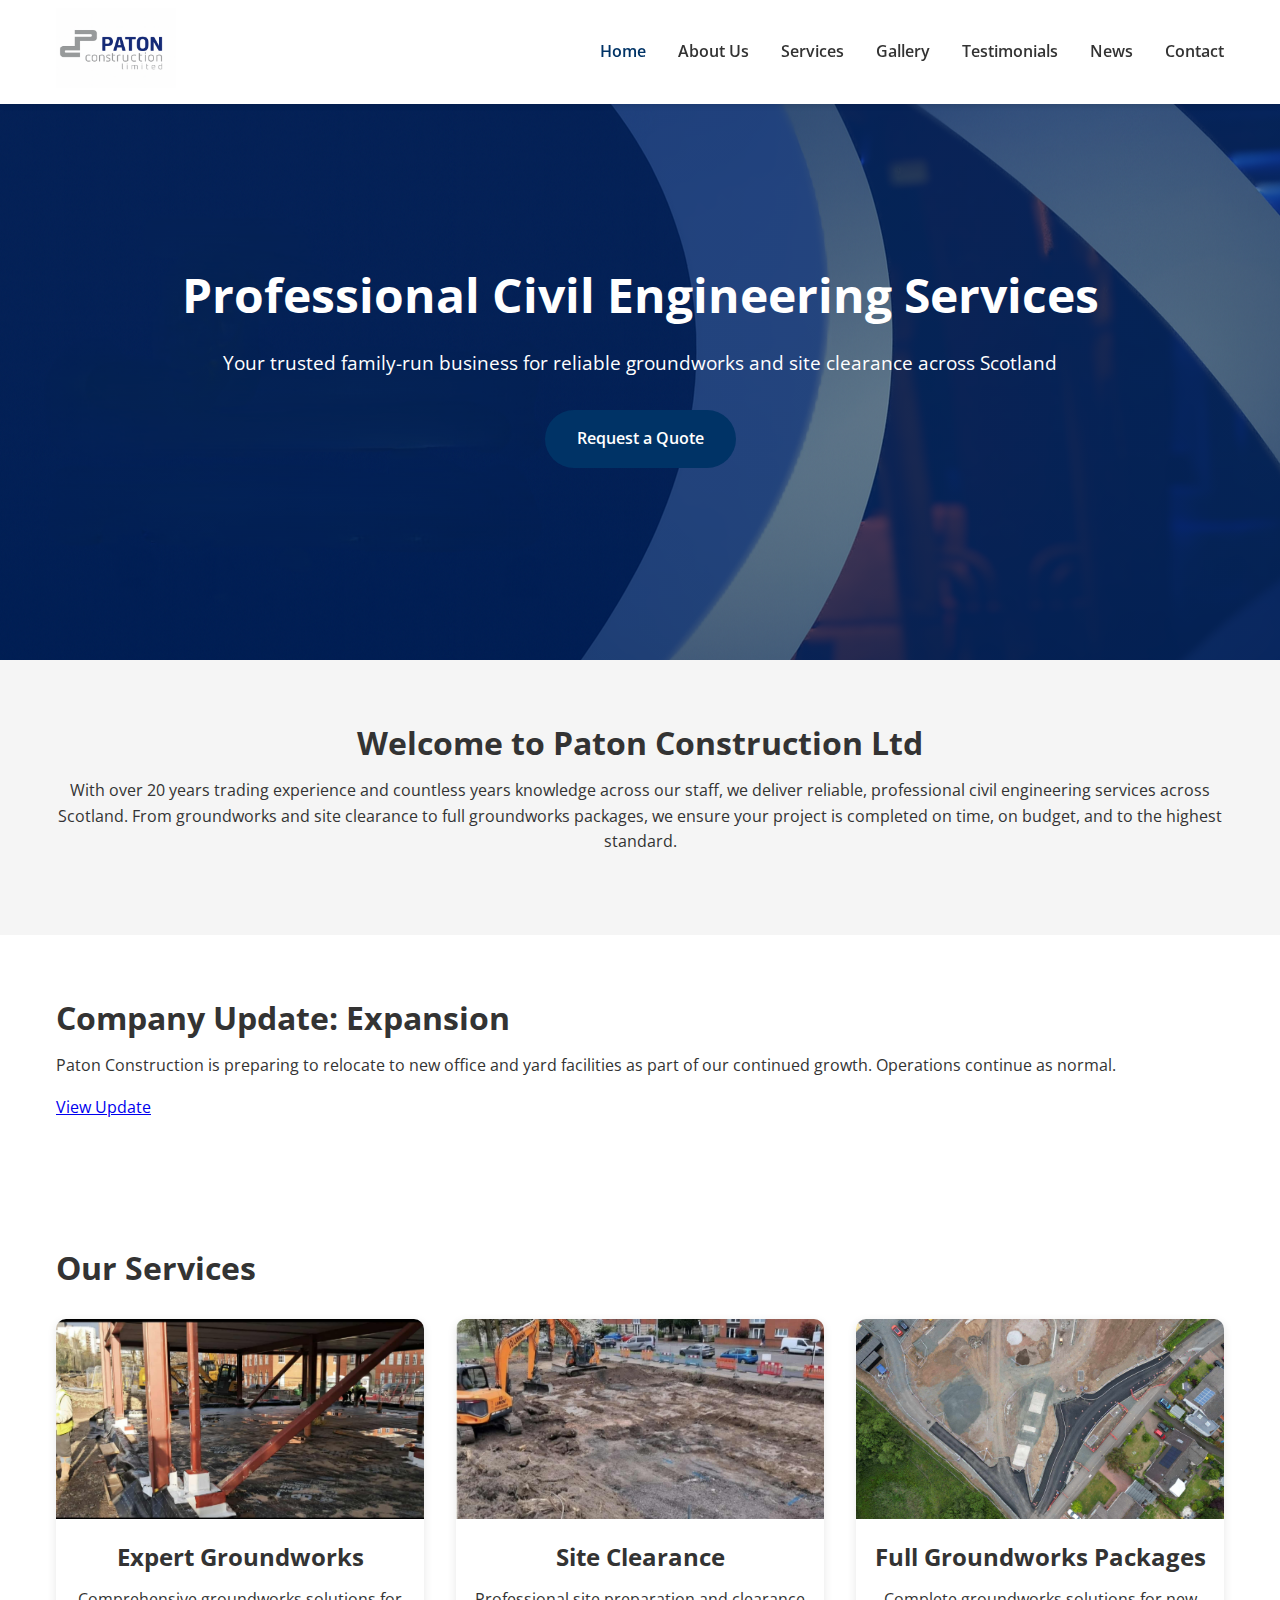
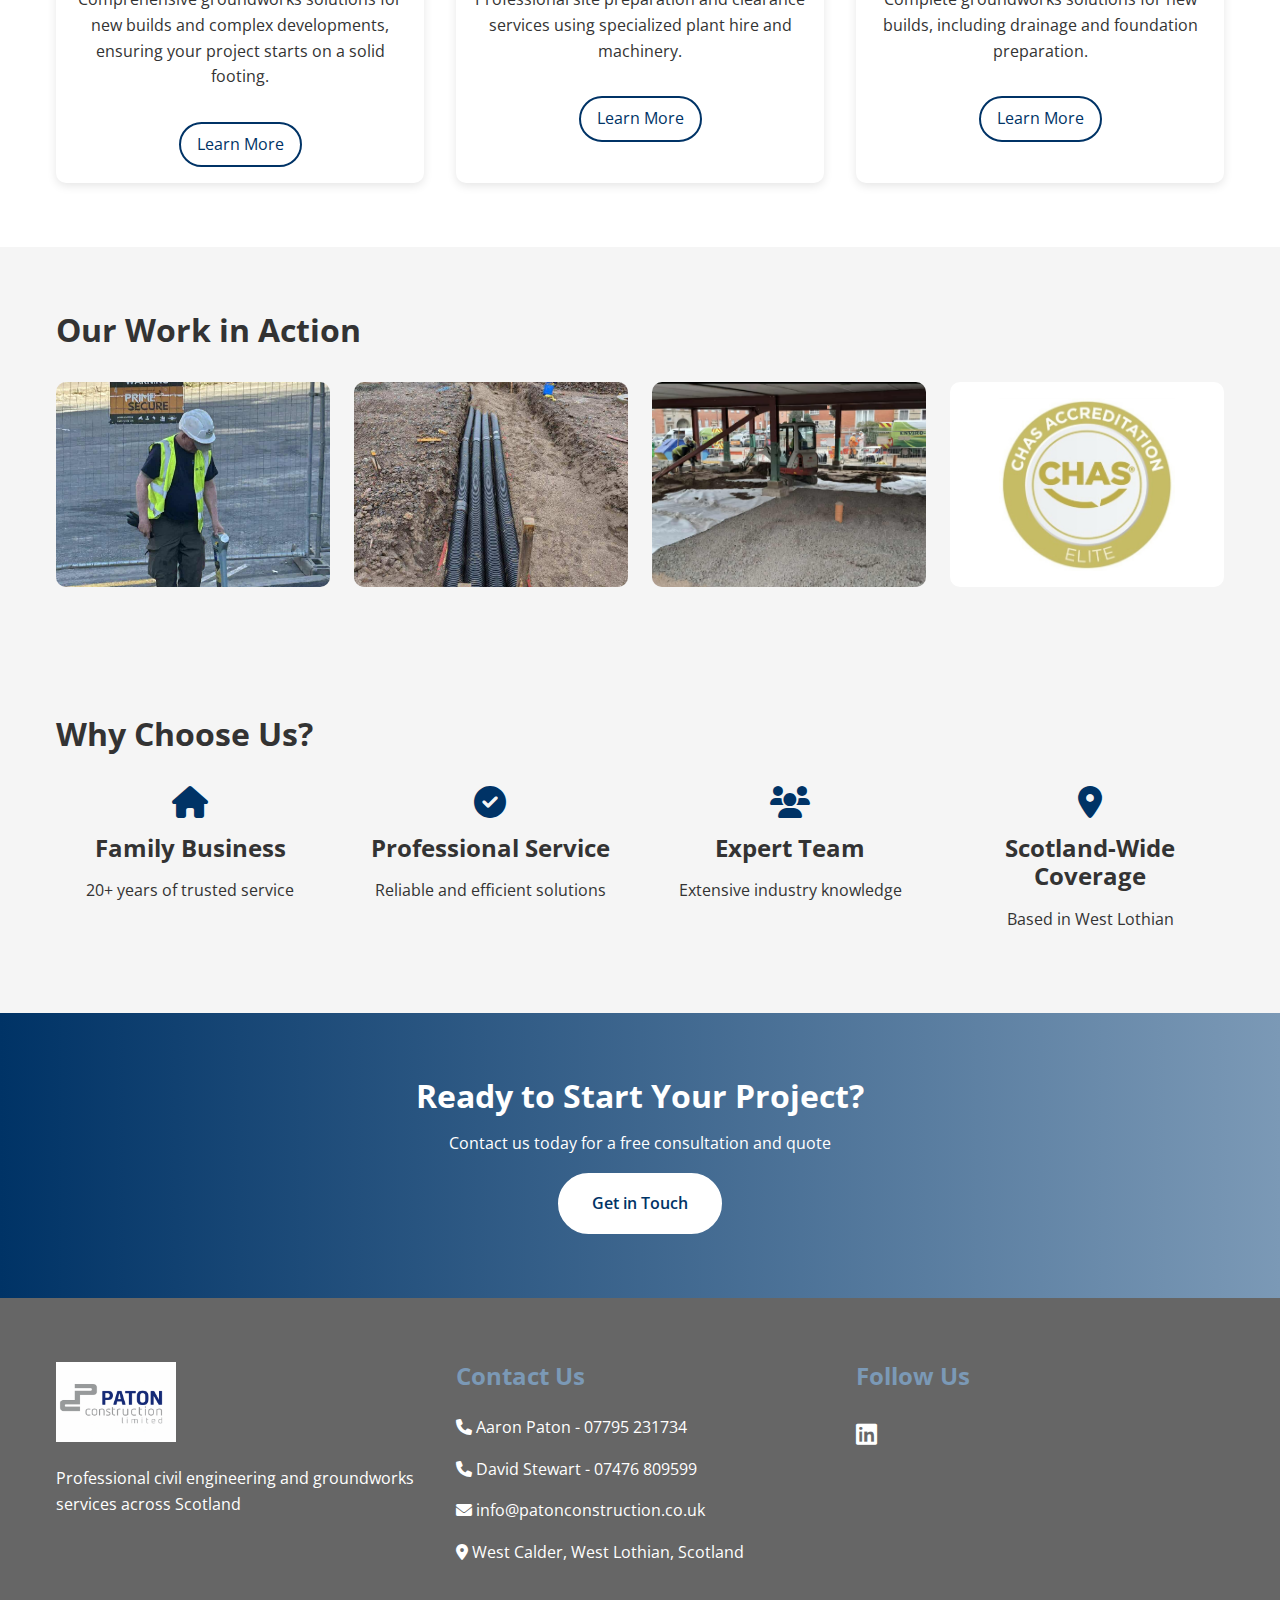
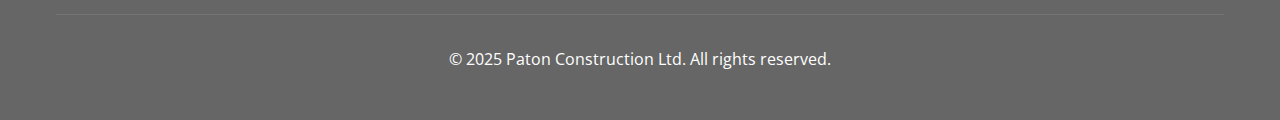
<file: index.html>
<!DOCTYPE html>
<html lang="en">
<head>
    <meta charset="UTF-8">
    <meta name="viewport" content="width=device-width, initial-scale=1.0">
    <meta name="description" content="Paton Construction Ltd - Professional civil engineering and groundworks services across Scotland, based in West Lothian">
    <title>Paton Construction Ltd | Professional Civil Engineering & Groundworks Services</title>
    
    <!-- Favicon -->
    <link rel="icon" type="image/png" href="Images/Logo.png">
    
    <!-- Open Graph Meta Tags -->
    <meta property="og:title" content="Paton Construction Ltd">
    <meta property="og:description" content="Professional civil engineering and groundworks services across Scotland, based in West Lothian">
    <meta property="og:image" content="Images/Logo.png">
    <meta property="og:type" content="website">
    
    <!-- Google Fonts -->
    <link rel="preconnect" href="https://fonts.googleapis.com">
    <link rel="preconnect" href="https://fonts.gstatic.com" crossorigin>
    <link href="https://fonts.googleapis.com/css2?family=Open+Sans:wght@400;600;700&display=swap" rel="stylesheet">
    
    <!-- Font Awesome -->
    <link rel="stylesheet" href="https://cdnjs.cloudflare.com/ajax/libs/font-awesome/6.0.0/css/all.min.css">
    
    <!-- Custom CSS -->
    <link rel="stylesheet" href="css/styles.css">
</head>
<body>
    <!-- Navigation -->
    <nav class="navbar">
        <div class="container">
            <a href="index.html" class="logo">
                <img src="Images/Logo.png" alt="Paton Construction Ltd Logo">
            </a>
            <button class="nav-toggle" aria-label="Toggle Navigation">
                <span class="hamburger"></span>
            </button>
            <ul class="nav-menu">
                <li><a href="index.html" class="active">Home</a></li>
                <li><a href="about.html">About Us</a></li>
                <li><a href="services.html">Services</a></li>
                <li><a href="gallery.html">Gallery</a></li>
                <li><a href="testimonials.html">Testimonials</a></li>
                <li><a href="news.html">News</a></li>
                <li><a href="contact.html">Contact</a></li>
            </ul>
        </div>
    </nav>

    <!-- Hero Section -->
    <header class="hero" style="background: linear-gradient(rgba(0,51,102,0.4), rgba(0,51,102,0.4)), url('Images/Hero.png');">
        <div class="container">
            <h1>Professional Civil Engineering Services</h1>
            <p>Your trusted family-run business for reliable groundworks and site clearance across Scotland</p>
            <a href="contact.html" class="cta-button">Request a Quote</a>
        </div>
    </header>

    <!-- Introduction Section -->
    <section class="intro">
        <div class="container">
            <h2>Welcome to Paton Construction Ltd</h2>
            <p>With over 20 years trading experience and countless years knowledge across our staff, we deliver reliable, professional civil engineering services across Scotland. From groundworks and site clearance to full groundworks packages, we ensure your project is completed on time, on budget, and to the highest standard.</p>
        </div>
    </section>

    <!-- Expansion Teaser -->
    <section class="expansion-teaser">
        <div class="container">
            <h2>Company Update: Expansion</h2>
            <p>Paton Construction is preparing to relocate to new office and yard facilities as part of our continued growth. Operations continue as normal.</p>
            <a href="news/office-expansion.html" class="teaser-button">View Update</a>
        </div>
    </section>

    <!-- Services Overview -->
    <section class="services-overview">
        <div class="container">
            <h2>Our Services</h2>
            <div class="services-grid">
                <div class="service-card">
                    <img src="Images/Photo11.jpeg" alt="Expert Groundworks - Floor Preparation" class="service-image">
                    <h3>Expert Groundworks</h3>
                    <p>Comprehensive groundworks solutions for new builds and complex developments, ensuring your project starts on a solid footing.</p>
                    <a href="services.html#groundworks" class="learn-more">Learn More</a>
                </div>
                <div class="service-card">
                    <img src="Images/Photo20.jpeg" alt="Site Clearance - Excavation Work" class="service-image">
                    <h3>Site Clearance</h3>
                    <p>Professional site preparation and clearance services using specialized plant hire and machinery.</p>
                    <a href="services.html#clearance" class="learn-more">Learn More</a>
                </div>
                <div class="service-card">
                    <img src="Images/Photo8.jpeg" alt="Full Groundworks Packages - Infrastructure Development" class="service-image">
                    <h3>Full Groundworks Packages</h3>
                    <p>Complete groundworks solutions for new builds, including drainage and foundation preparation.</p>
                    <a href="services.html#packages" class="learn-more">Learn More</a>
                </div>
            </div>
        </div>
    </section>

    <!-- Project Showcase -->
    <section class="project-showcase">
        <div class="container">
            <h2>Our Work in Action</h2>
            <div class="showcase-grid">
                <div class="showcase-item">
                    <img src="Images/Photo5.jpeg" alt="Professional Site Survey" class="showcase-image">
                    <div class="showcase-overlay">
                        <h3>Professional Surveys</h3>
                        <p>Advanced equipment for precise utility detection</p>
                    </div>
                </div>
                <div class="showcase-item">
                    <img src="Images/Photo16.jpeg" alt="Drainage Installation" class="showcase-image">
                    <div class="showcase-overlay">
                        <h3>Infrastructure Works</h3>
                        <p>Expert drainage and utility installation</p>
                    </div>
                </div>
                <div class="showcase-item">
                    <img src="Images/Photo21.jpeg" alt="Completed Project" class="showcase-image">
                    <div class="showcase-overlay">
                        <h3>Quality Results</h3>
                        <p>Professional finish on every project</p>
                    </div>
                </div>
                <div class="showcase-item">
                    <img src="Images/ChasElite.jpg" alt="CHAS Elite Certification" class="showcase-image certification-image">
                    <div class="showcase-overlay">
                        <h3>Accredited Service</h3>
                        <p>CHAS Elite certified contractor</p>
                    </div>
                </div>
            </div>
        </div>
    </section>

    <!-- USP Section -->
    <section class="usp">
        <div class="container">
            <h2>Why Choose Us?</h2>
            <div class="usp-grid">
                <div class="usp-item">
                    <i class="fas fa-home"></i>
                    <h3>Family Business</h3>
                    <p>20+ years of trusted service</p>
                </div>
                <div class="usp-item">
                    <i class="fas fa-check-circle"></i>
                    <h3>Professional Service</h3>
                    <p>Reliable and efficient solutions</p>
                </div>
                <div class="usp-item">
                    <i class="fas fa-users"></i>
                    <h3>Expert Team</h3>
                    <p>Extensive industry knowledge</p>
                </div>
                <div class="usp-item">
                    <i class="fas fa-map-marker-alt"></i>
                    <h3>Scotland-Wide Coverage</h3>
                    <p>Based in West Lothian</p>
                </div>
            </div>
        </div>
    </section>

    <!-- Call to Action -->
    <section class="cta">
        <div class="container">
            <h2>Ready to Start Your Project?</h2>
            <p>Contact us today for a free consultation and quote</p>
            <a href="contact.html" class="cta-button">Get in Touch</a>
        </div>
    </section>

    <!-- Footer -->
    <footer class="footer">
        <div class="container">
            <div class="footer-grid">
                <div class="footer-info">
                    <img src="Images/Logo.png" alt="Paton Construction Ltd Logo" class="footer-logo">
                    <p>Professional civil engineering and groundworks services across Scotland</p>
                </div>
                <div class="footer-contact">
                    <h3>Contact Us</h3>
                    <p><i class="fas fa-phone"></i> <a href="tel:07795231734">Aaron Paton - 07795 231734</a></p>
                    <p><i class="fas fa-phone"></i> <a href="tel:07476809599">David Stewart - 07476 809599</a></p>                    <p><i class="fas fa-envelope"></i> <a href="mailto:info@patonconstruction.co.uk">info@patonconstruction.co.uk</a></p>
                    <p><i class="fas fa-map-marker-alt"></i> West Calder, West Lothian, Scotland</p>
                </div>
                <div class="footer-social">
                    <h3>Follow Us</h3>
                    <div class="social-links">
                        <a href="https://www.linkedin.com/in/paton-construction-ltd-36437b37a/?utm_source=share&utm_campaign=share_via&utm_content=profile&utm_medium=ios_app" target="_blank" rel="noopener noreferrer"><i class="fab fa-linkedin"></i></a>
                    </div>
                </div>
            </div>
            <div class="footer-bottom">
                <p>&copy; 2025 Paton Construction Ltd. All rights reserved.</p>
            </div>
        </div>
    </footer>

    <!-- JavaScript -->
    <script src="js/main.js"></script>
</body>
</html>
</file>
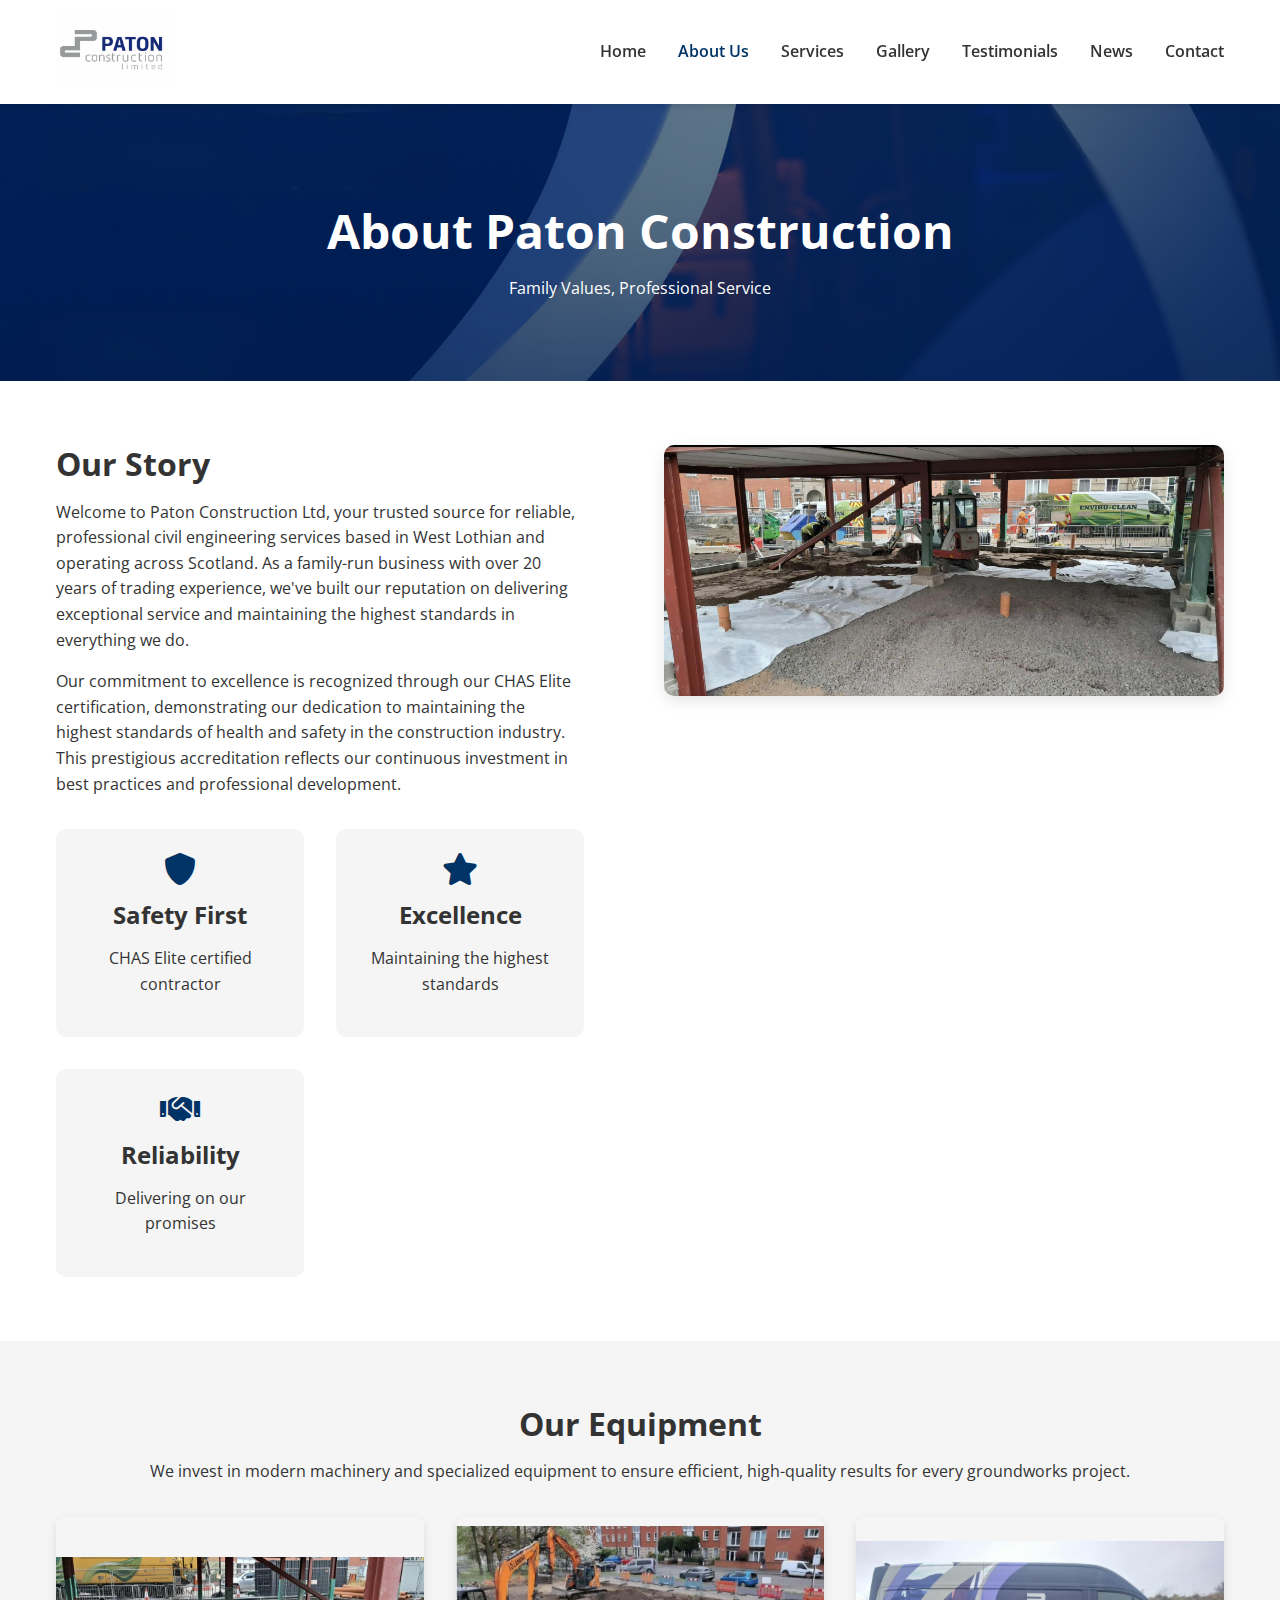
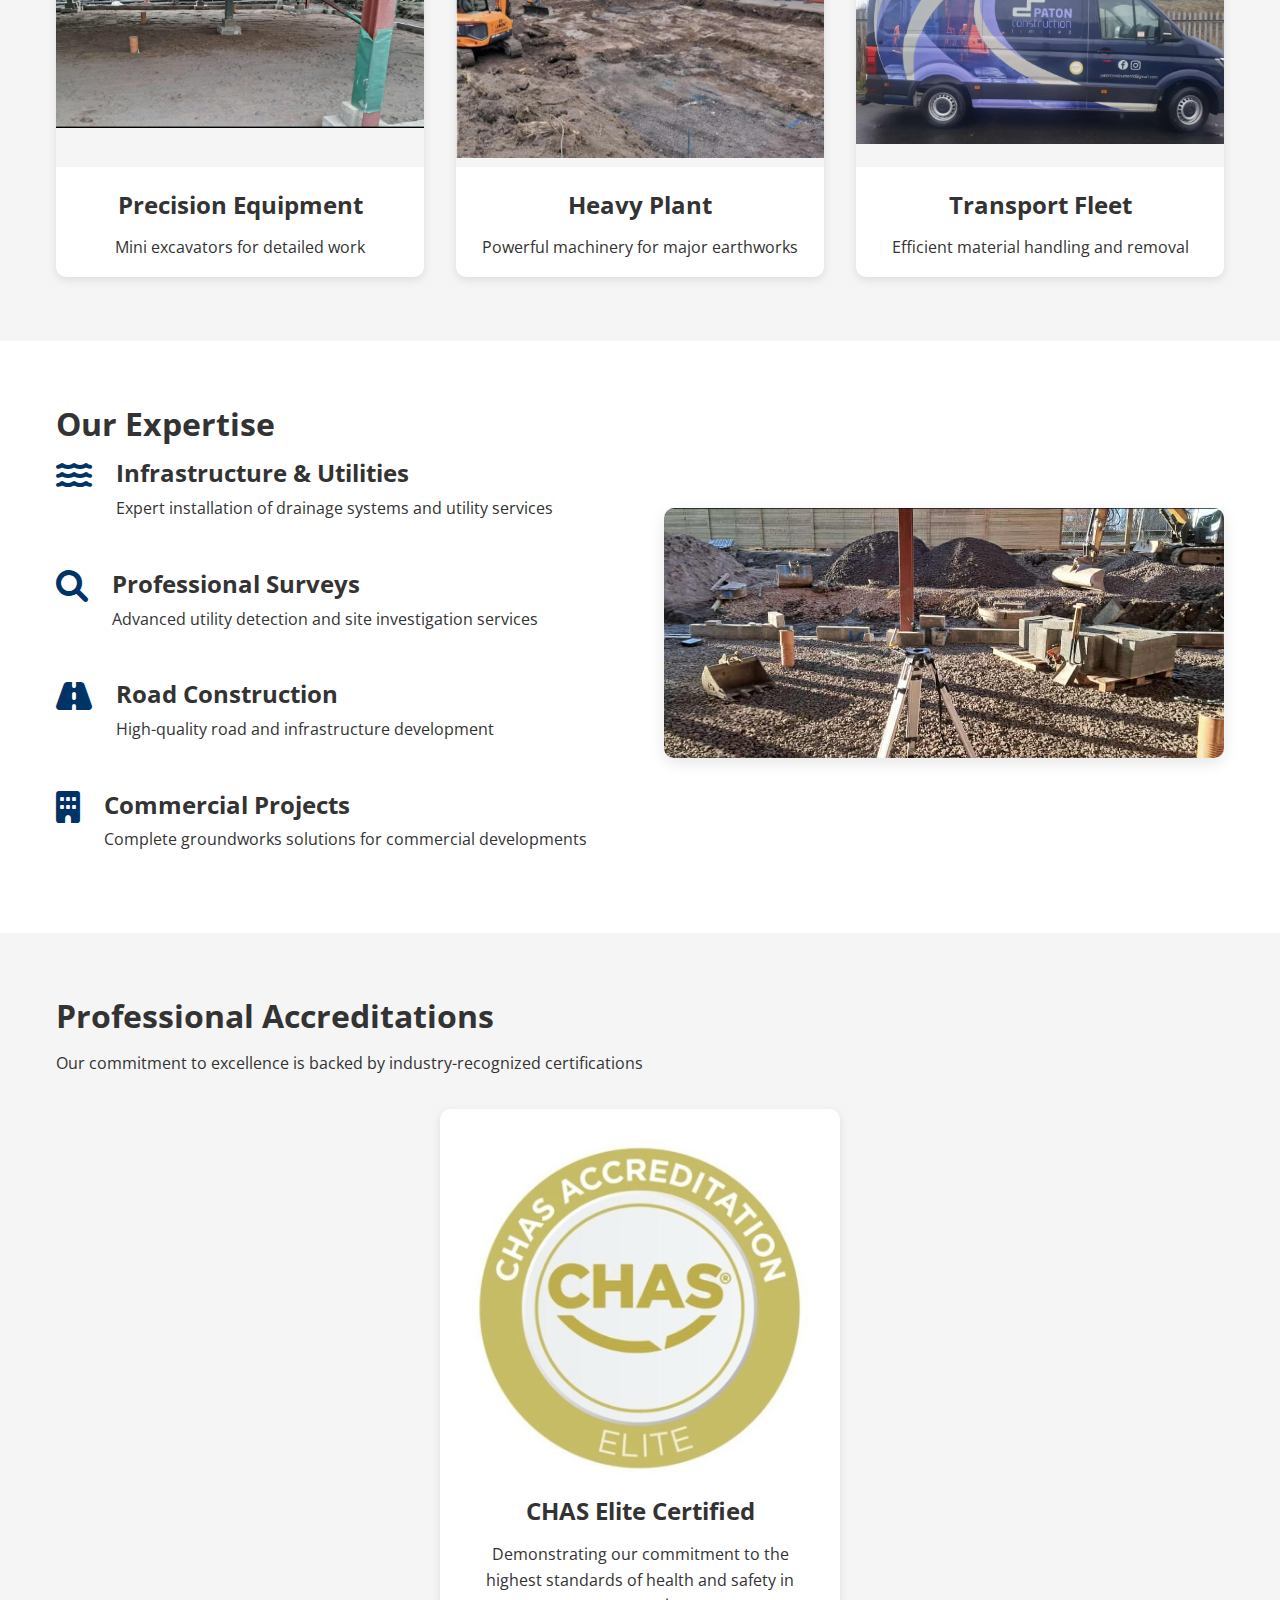
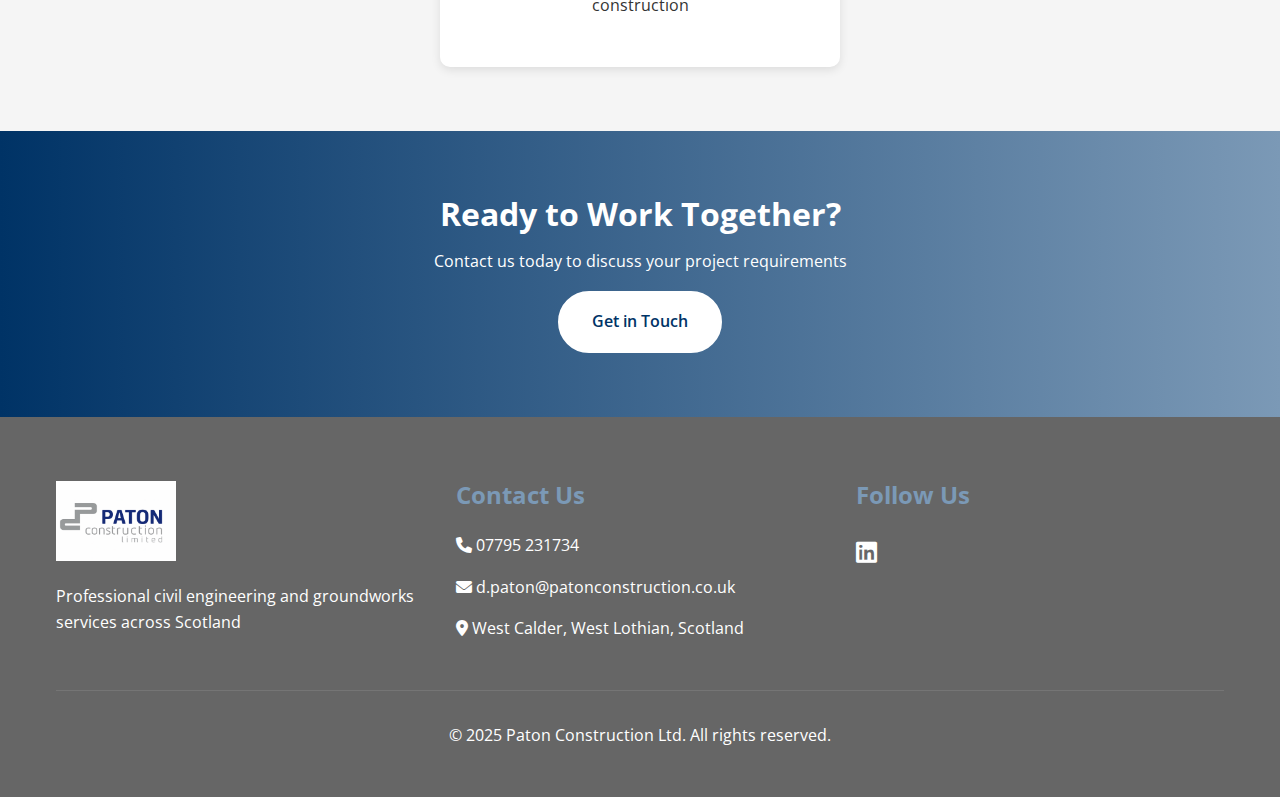
<file: about.html>
<!DOCTYPE html>
<html lang="en">
<head>
    <meta charset="UTF-8">
    <meta name="viewport" content="width=device-width, initial-scale=1.0">
    <meta name="description" content="Learn about Paton Construction Ltd - A trusted family-run civil engineering and groundworks specialist serving Scotland">
    <title>About Us | Paton Construction Ltd - Professional Civil Engineering</title>
    
    <!-- Favicon -->
    <link rel="icon" type="image/png" href="Images/Logo.png">
    
    <!-- Open Graph Meta Tags -->
    <meta property="og:title" content="About Paton Construction Ltd">
    <meta property="og:description" content="Trusted family-run civil engineering and groundworks specialist serving Scotland with excellence">
    <meta property="og:image" content="Images/Logo.png">
    <meta property="og:type" content="website">
    
    <!-- Google Fonts -->
    <link rel="preconnect" href="https://fonts.googleapis.com">
    <link rel="preconnect" href="https://fonts.gstatic.com" crossorigin>
    <link href="https://fonts.googleapis.com/css2?family=Open+Sans:wght@400;600;700&display=swap" rel="stylesheet">
    
    <!-- Font Awesome -->
    <link rel="stylesheet" href="https://cdnjs.cloudflare.com/ajax/libs/font-awesome/6.0.0/css/all.min.css">
    
    <!-- Custom CSS -->
    <link rel="stylesheet" href="css/styles.css">
</head>
<body>
    <!-- Navigation -->
    <nav class="navbar">
        <div class="container">
            <a href="index.html" class="logo">
                <img src="Images/Logo.png" alt="Paton Construction Ltd Logo">
            </a>
            <button class="nav-toggle" aria-label="Toggle Navigation">
                <span class="hamburger"></span>
            </button>
            <ul class="nav-menu">
                <li><a href="index.html">Home</a></li>
                <li><a href="about.html" class="active">About Us</a></li>
                <li><a href="services.html">Services</a></li>
                <li><a href="gallery.html">Gallery</a></li>
                <li><a href="testimonials.html">Testimonials</a></li>
                <li><a href="news.html">News</a></li>
                <li><a href="contact.html">Contact</a></li>
            </ul>
        </div>
    </nav>

    <!-- Page Header -->
    <header class="page-header">
        <div class="container">
            <h1>About Paton Construction</h1>
            <p>Family Values, Professional Service</p>
        </div>
    </header>

    <!-- Company Overview -->
    <section class="company-overview">
        <div class="container">
            <div class="overview-grid">
                <div class="overview-content">
                    <h2>Our Story</h2>
                    <p>Welcome to Paton Construction Ltd, your trusted source for reliable, professional civil engineering services based in West Lothian and operating across Scotland. As a family-run business with over 20 years of trading experience, we've built our reputation on delivering exceptional service and maintaining the highest standards in everything we do.</p>
                    <p>Our commitment to excellence is recognized through our CHAS Elite certification, demonstrating our dedication to maintaining the highest standards of health and safety in the construction industry. This prestigious accreditation reflects our continuous investment in best practices and professional development.</p>
                    <div class="company-values">
                        <div class="value-item">
                            <i class="fas fa-shield-alt"></i>
                            <h3>Safety First</h3>
                            <p>CHAS Elite certified contractor</p>
                        </div>
                        <div class="value-item">
                            <i class="fas fa-star"></i>
                            <h3>Excellence</h3>
                            <p>Maintaining the highest standards</p>
                        </div>
                        <div class="value-item">
                            <i class="fas fa-handshake"></i>
                            <h3>Reliability</h3>
                            <p>Delivering on our promises</p>
                        </div>
                    </div>
                </div>
                <div class="overview-image">
                    <img src="Images/Photo21.jpeg" alt="Completed Commercial Project" class="rounded-image">
                </div>
            </div>
        </div>
    </section>

    <!-- Equipment Showcase -->
    <section class="equipment-showcase">
        <div class="container">
            <h2>Our Equipment</h2>
            <p>We invest in modern machinery and specialized equipment to ensure efficient, high-quality results for every groundworks project.</p>
            <div class="equipment-grid">
                <div class="equipment-item">
                    <img src="Images/Photo28.jpeg" alt="Precision Excavation">
                    <h3>Precision Equipment</h3>
                    <p>Mini excavators for detailed work</p>
                </div>
                <div class="equipment-item">
                    <img src="Images/Photo20.jpeg" alt="Bulk Excavation">
                    <h3>Heavy Plant</h3>
                    <p>Powerful machinery for major earthworks</p>
                </div>
                <div class="equipment-item">
                    <img src="Images/van1.jpeg" alt="Site Transport">
                    <h3>Transport Fleet</h3>
                    <p>Efficient material handling and removal</p>
                </div>
            </div>
        </div>
    </section>

    <!-- Expertise Section -->
    <section class="expertise">
        <div class="container">
            <div class="expertise-grid">
                <div class="expertise-content">
                    <h2>Our Expertise</h2>
                    <div class="expertise-list">
                        <div class="expertise-item">
                            <i class="fas fa-water"></i>
                            <div>
                                <h3>Infrastructure & Utilities</h3>
                                <p>Expert installation of drainage systems and utility services</p>
                            </div>
                        </div>
                        <div class="expertise-item">
                            <i class="fas fa-search"></i>
                            <div>
                                <h3>Professional Surveys</h3>
                                <p>Advanced utility detection and site investigation services</p>
                            </div>
                        </div>
                        <div class="expertise-item">
                            <i class="fas fa-road"></i>
                            <div>
                                <h3>Road Construction</h3>
                                <p>High-quality road and infrastructure development</p>
                            </div>
                        </div>
                        <div class="expertise-item">
                            <i class="fas fa-building"></i>
                            <div>
                                <h3>Commercial Projects</h3>
                                <p>Complete groundworks solutions for commercial developments</p>
                            </div>
                        </div>
                    </div>
                </div>
                <div class="expertise-image">
                    <img src="Images/Photo13.jpeg" alt="Road Construction Project" class="rounded-image">
                </div>
            </div>
        </div>
    </section>

    <!-- Certifications Section -->
    <section class="certifications" style="background: var(--color-light); padding: 4rem 0;">
        <div class="container">
            <h2>Professional Accreditations</h2>
            <p>Our commitment to excellence is backed by industry-recognized certifications</p>
            <div style="display: flex; justify-content: center; margin-top: 2rem;">
                <div style="background: white; padding: 2rem; border-radius: 10px; box-shadow: 0 3px 10px rgba(0,0,0,0.1); text-align: center; max-width: 400px;">
                    <img src="Images/ChasElite.jpg" alt="CHAS Elite Certification" style="width: 100%; height: auto; margin-bottom: 1rem;">
                    <h3>CHAS Elite Certified</h3>
                    <p>Demonstrating our commitment to the highest standards of health and safety in construction</p>
                </div>
            </div>
        </div>
    </section>

    <!-- Call to Action -->
    <section class="cta">
        <div class="container">
            <h2>Ready to Work Together?</h2>
            <p>Contact us today to discuss your project requirements</p>
            <a href="contact.html" class="cta-button">Get in Touch</a>
        </div>
    </section>

    <!-- Footer -->
    <footer class="footer">
        <div class="container">
            <div class="footer-grid">
                <div class="footer-info">
                    <img src="Images/Logo.png" alt="Paton Construction Ltd Logo" class="footer-logo">
                    <p>Professional civil engineering and groundworks services across Scotland</p>
                </div>
                <div class="footer-contact">
                    <h3>Contact Us</h3>
                    <p><i class="fas fa-phone"></i> <a href="tel:07795231734">07795 231734</a></p>
                    <p><i class="fas fa-envelope"></i> <a href="mailto:d.paton@patonconstruction.co.uk">d.paton@patonconstruction.co.uk</a></p>
                    <p><i class="fas fa-map-marker-alt"></i> West Calder, West Lothian, Scotland</p>
                </div>
                <div class="footer-social">
                    <h3>Follow Us</h3>
                    <div class="social-links">
                        <a href="https://www.linkedin.com/in/paton-construction-ltd-36437b37a/?utm_source=share&utm_campaign=share_via&utm_content=profile&utm_medium=ios_app" target="_blank" rel="noopener noreferrer"><i class="fab fa-linkedin"></i></a>
                    </div>
                </div>
            </div>
            <div class="footer-bottom">
                <p>&copy; 2025 Paton Construction Ltd. All rights reserved.</p>
            </div>
        </div>
    </footer>

    <!-- JavaScript -->
    <script src="js/main.js"></script>
</body>
</html>
</file>
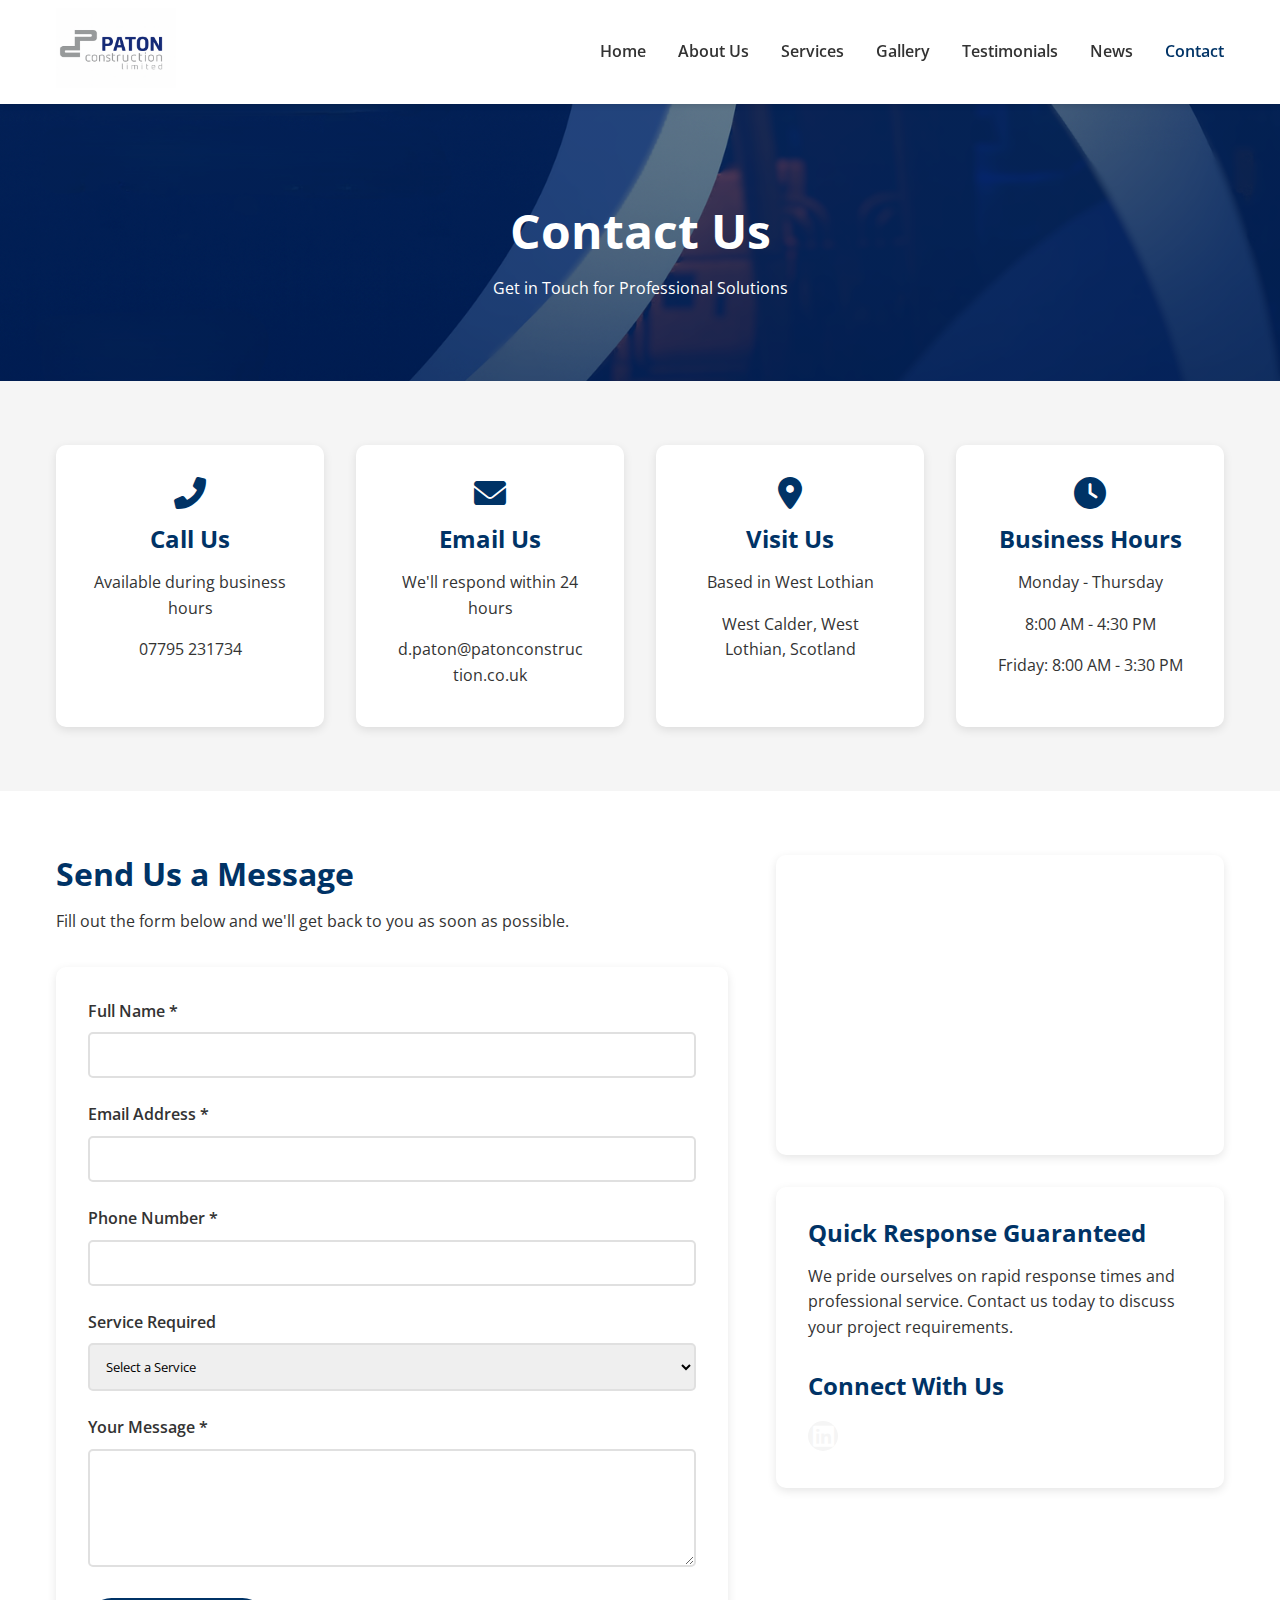
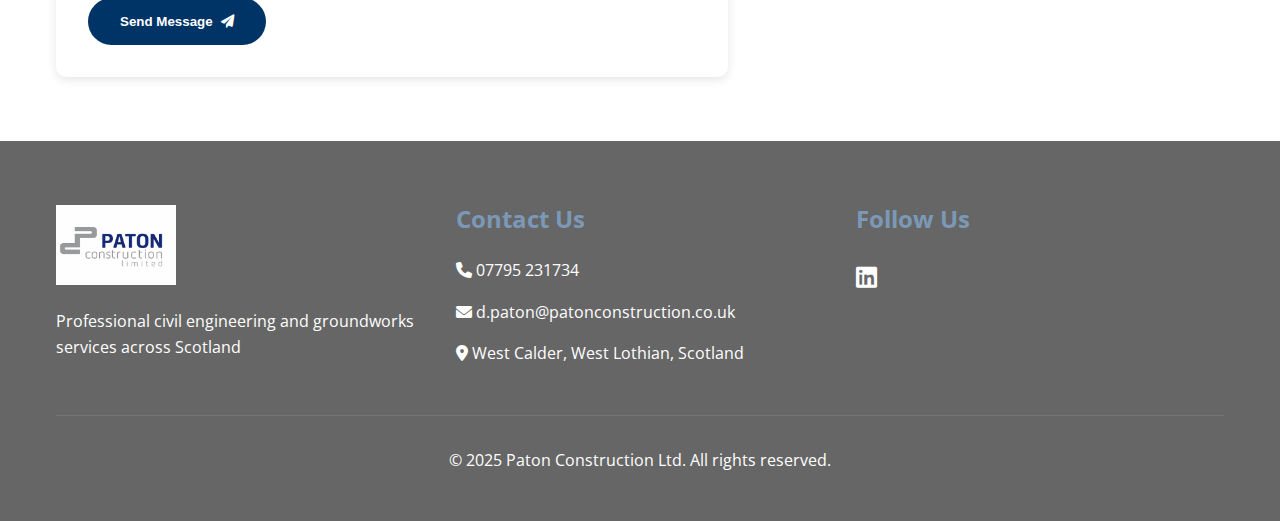
<file: contact.html>
<!DOCTYPE html>
<html lang="en">
<head>
    <meta charset="UTF-8">
    <meta name="viewport" content="width=device-width, initial-scale=1.0">
    <meta name="description" content="Contact Paton Construction Ltd for professional groundworks and recycling services in West Lothian">
    <title>Contact Us | Paton Construction Ltd</title>
    
    <!-- Favicon -->
    <link rel="icon" type="image/png" href="Images/Logo.png">
    
    <!-- Open Graph Meta Tags -->
    <meta property="og:title" content="Contact Paton Construction Ltd">
    <meta property="og:description" content="Get in touch for groundworks and recycling services in West Lothian">
    <meta property="og:image" content="Images/Logo.png">
    <meta property="og:type" content="website">
    
    <!-- Google Fonts -->
    <link rel="preconnect" href="https://fonts.googleapis.com">
    <link rel="preconnect" href="https://fonts.gstatic.com" crossorigin>
    <link href="https://fonts.googleapis.com/css2?family=Open+Sans:wght@400;600;700&display=swap" rel="stylesheet">
    
    <!-- Font Awesome -->
    <link rel="stylesheet" href="https://cdnjs.cloudflare.com/ajax/libs/font-awesome/6.0.0/css/all.min.css">
    
    <!-- Custom CSS -->
    <link rel="stylesheet" href="css/styles.css">
</head>
<body>
    <!-- Navigation -->
    <nav class="navbar">
        <div class="container">
            <a href="index.html" class="logo">
                <img src="Images/Logo.png" alt="Paton Construction Ltd Logo">
            </a>
            <button class="nav-toggle" aria-label="Toggle Navigation">
                <span class="hamburger"></span>
            </button>
            <ul class="nav-menu">
                <li><a href="index.html">Home</a></li>
                <li><a href="about.html">About Us</a></li>
                <li><a href="services.html">Services</a></li>
                <li><a href="gallery.html">Gallery</a></li>
                <li><a href="testimonials.html">Testimonials</a></li>
                <li><a href="news.html">News</a></li>
                <li><a href="contact.html" class="active">Contact</a></li>
            </ul>
        </div>
    </nav>

    <!-- Page Header -->
    <header class="page-header">
        <div class="container">
            <h1>Contact Us</h1>
            <p>Get in Touch for Professional Solutions</p>
        </div>
    </header>

    <!-- Contact Information -->
    <section class="contact-info">
        <div class="container">
            <div class="info-grid">
                <div class="info-card">
                    <i class="fas fa-phone-alt"></i>
                    <h3>Call Us</h3>
                    <p>Available during business hours</p>
                    <a href="tel:07795231734">07795 231734</a>
                </div>
                <div class="info-card">
                    <i class="fas fa-envelope"></i>
                    <h3>Email Us</h3>
                    <p>We'll respond within 24 hours</p>
                    <a href="mailto:d.paton@patonconstruction.co.uk">d.paton@patonconstruction.co.uk</a>
                </div>
                <div class="info-card">
                    <i class="fas fa-map-marker-alt"></i>
                    <h3>Visit Us</h3>
                    <p>Based in West Lothian</p>
                    <address>West Calder, West Lothian, Scotland</address>
                </div>
                <div class="info-card">
                    <i class="fas fa-clock"></i>
                    <h3>Business Hours</h3>
                    <p>Monday - Thursday</p>
                    <p>8:00 AM - 4:30 PM</p>
                    <p>Friday: 8:00 AM - 3:30 PM</p>
                </div>
            </div>
        </div>
    </section>

    <!-- Contact Form Section -->
    <section class="contact-section">
        <div class="container">
            <div class="contact-grid">
                <!-- Contact Form -->
                <div class="contact-form-container">
                    <h2>Send Us a Message</h2>
                    <p>Fill out the form below and we'll get back to you as soon as possible.</p>
                    
                    <form action="https://formspree.io/f/mrbljwov" method="POST" class="contact-form">
                        <input type="hidden" name="_next" value="thanks.html">
                        <div class="form-group">
                            <label for="name">Full Name *</label>
                            <input type="text" id="name" name="name" required>
                        </div>
                        
                        <div class="form-group">
                            <label for="email">Email Address *</label>
                            <input type="email" id="email" name="email" required>
                        </div>
                        
                        <div class="form-group">
                            <label for="phone">Phone Number *</label>
                            <input type="tel" id="phone" name="phone" required>
                        </div>
                        
                        <div class="form-group">
                            <label for="service">Service Required</label>
                            <select id="service" name="service">
                                <option value="">Select a Service</option>
                                <option value="groundworks">Groundworks</option>
                                <option value="aggregate">Aggregate & Soil Processing</option>
                                <option value="agricultural">Agricultural Services</option>
                                <option value="other">Other</option>
                            </select>
                        </div>
                        
                        <div class="form-group">
                            <label for="message">Your Message *</label>
                            <textarea id="message" name="message" rows="5" required></textarea>
                        </div>
                        
                        <button type="submit" class="submit-button">
                            Send Message
                            <i class="fas fa-paper-plane"></i>
                        </button>
                    </form>
                </div>

                <!-- Map and Additional Info -->
                <div class="contact-info-container">
                    <div class="map-container">
                        <iframe 
                            src="https://www.google.com/maps/embed?pb=!1m18!1m12!1m3!1d35769.98340853921!2d-3.5941360887892775!3d55.86030312317645!2m3!1f0!2f0!3f0!3m2!1i1024!2i768!4f13.1!3m3!1m2!1s0x48879ea1a76e7e8f%3A0x3932b503ce436c82!2sWest%20Calder%2C%20UK!5e0!3m2!1sen!2s!4v1709824006247!5m2!1sen!2s"
                            width="100%" 
                            height="300" 
                            style="border:0;" 
                            allowfullscreen="" 
                            loading="lazy" 
                            referrerpolicy="no-referrer-when-downgrade">
                        </iframe>
                    </div>
                    
                    <div class="additional-info">
                        <h3>Quick Response Guaranteed</h3>
                        <p>We pride ourselves on rapid response times and professional service. Contact us today to discuss your project requirements.</p>
                        
                        <div class="social-contact">
                            <h3>Connect With Us</h3>
                            <div class="social-links">
                                <a href="https://www.linkedin.com/in/paton-construction-ltd-36437b37a/?utm_source=share&utm_campaign=share_via&utm_content=profile&utm_medium=ios_app" target="_blank" rel="noopener noreferrer" class="social-link">
                                    <i class="fab fa-linkedin"></i>
                                    <span>Connect on LinkedIn</span>
                                </a>
                            </div>
                        </div>
                    </div>
                </div>
            </div>
        </div>
    </section>

    <!-- Footer -->
    <footer class="footer">
        <div class="container">
            <div class="footer-grid">
                <div class="footer-info">
                    <img src="Images/Logo.png" alt="Paton Construction Ltd Logo" class="footer-logo">
                    <p>Professional civil engineering and groundworks services across Scotland</p>
                </div>
                <div class="footer-contact">
                    <h3>Contact Us</h3>
                    <p><i class="fas fa-phone"></i> <a href="tel:07795231734">07795 231734</a></p>
                    <p><i class="fas fa-envelope"></i> <a href="mailto:d.paton@patonconstruction.co.uk">d.paton@patonconstruction.co.uk</a></p>
                    <p><i class="fas fa-map-marker-alt"></i> West Calder, West Lothian, Scotland</p>
                </div>
                <div class="footer-social">
                    <h3>Follow Us</h3>
                    <div class="social-links">
                        <a href="https://www.linkedin.com/in/paton-construction-ltd-36437b37a/?utm_source=share&utm_campaign=share_via&utm_content=profile&utm_medium=ios_app" target="_blank" rel="noopener noreferrer"><i class="fab fa-linkedin"></i></a>
                    </div>
                </div>
            </div>
            <div class="footer-bottom">
                <p>&copy; 2025 Paton Construction Ltd. All rights reserved.</p>
            </div>
        </div>
    </footer>

    <!-- JavaScript -->
    <script src="js/main.js"></script>
</body>
</html>
</file>
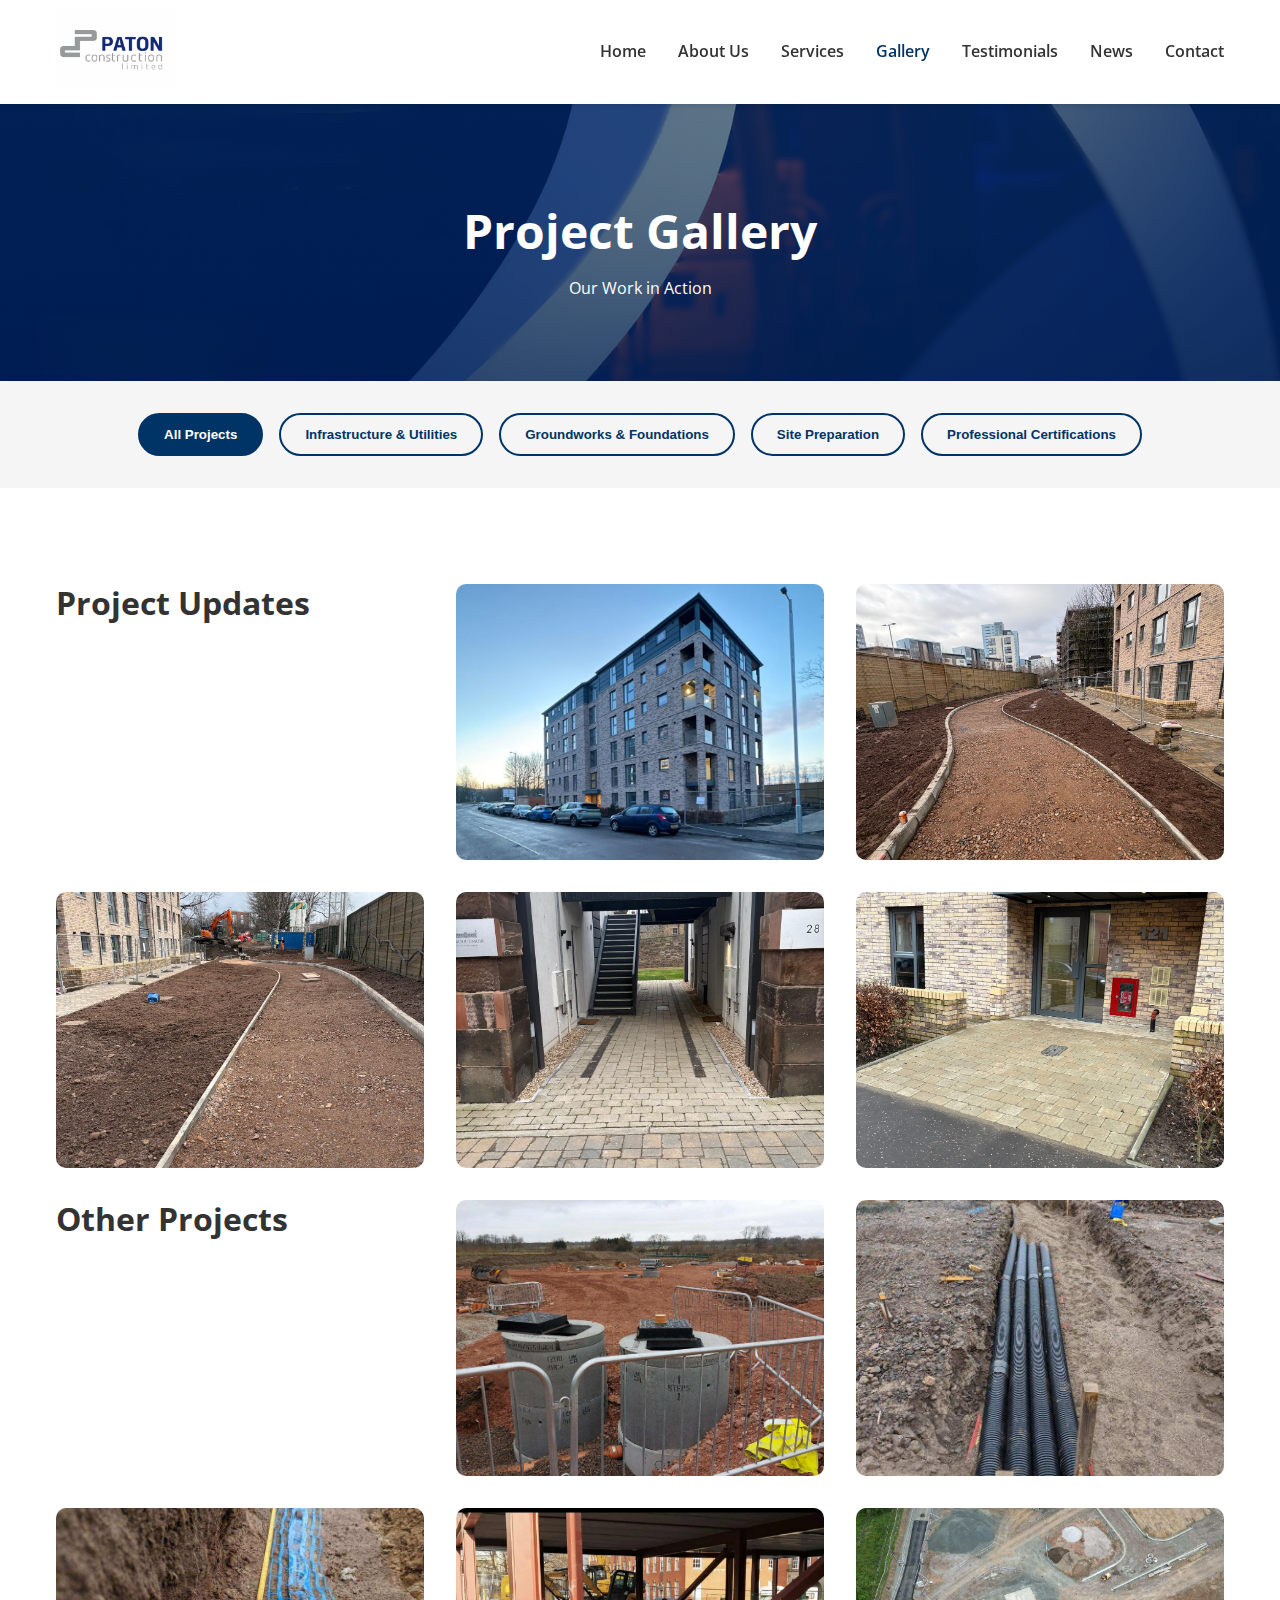
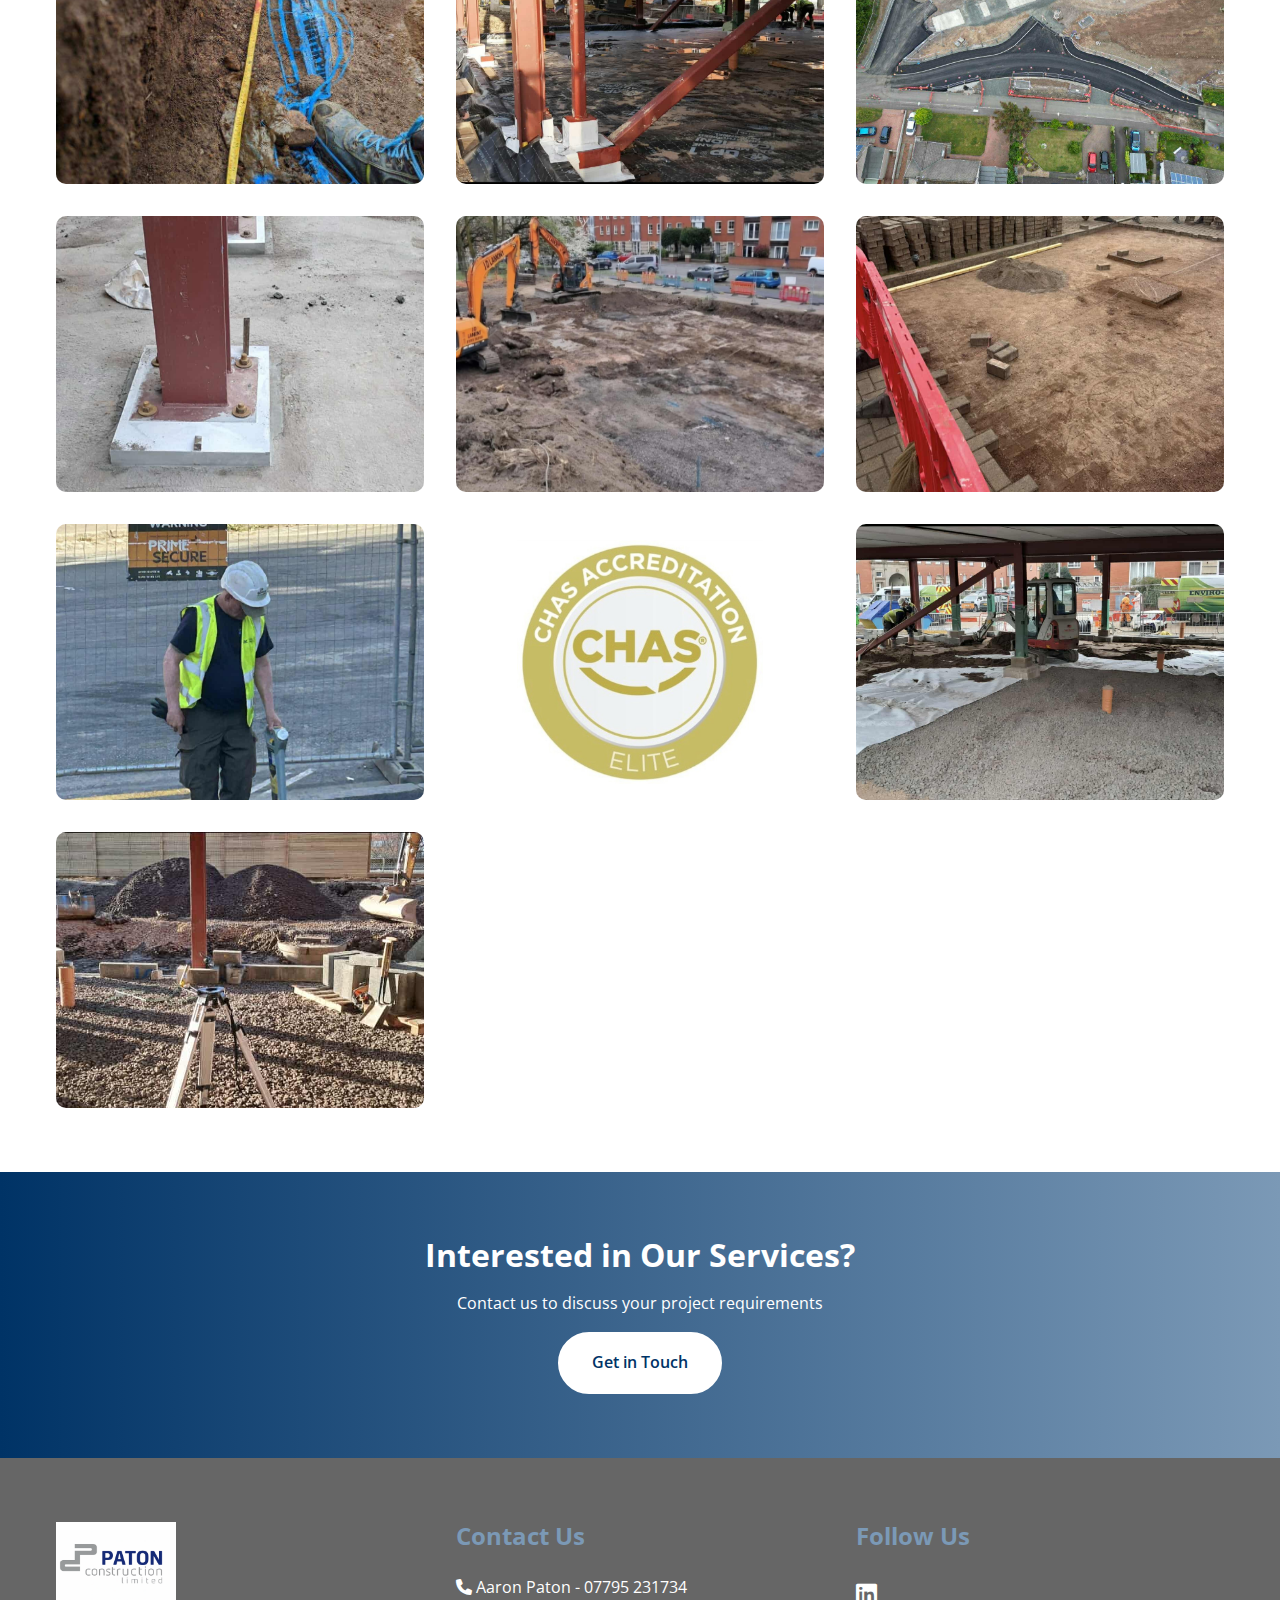
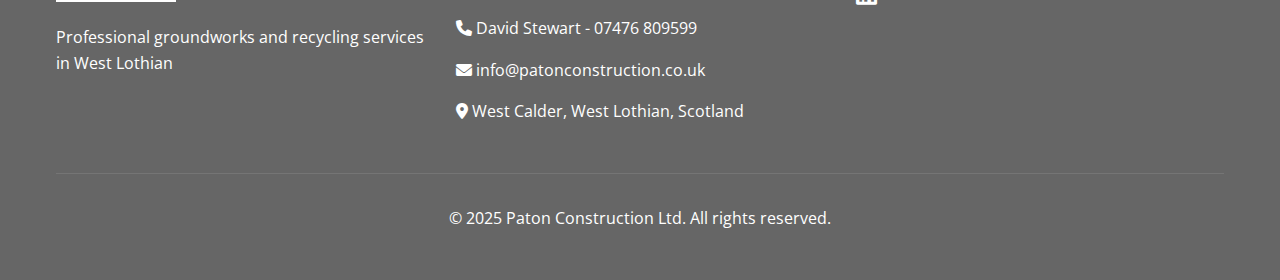
<file: gallery.html>
<!DOCTYPE html>
<html lang="en">
<head>
    <meta charset="UTF-8">
    <meta name="viewport" content="width=device-width, initial-scale=1.0">
    <meta name="description" content="View our project gallery showcasing groundworks, crushing, and recycling projects by Paton Construction Ltd">
    <title>Project Gallery | Paton Construction Ltd</title>
    
    <!-- Favicon -->
    <link rel="icon" type="image/png" href="Images/Logo.png">
    
    <!-- Open Graph Meta Tags -->
    <meta property="og:title" content="Project Gallery - Paton Construction Ltd">
    <meta property="og:description" content="See our work in action - groundworks, crushing, and recycling projects">
    <meta property="og:image" content="Images/Logo.png">
    <meta property="og:type" content="website">
    
    <!-- Google Fonts -->
    <link rel="preconnect" href="https://fonts.googleapis.com">
    <link rel="preconnect" href="https://fonts.gstatic.com" crossorigin>
    <link href="https://fonts.googleapis.com/css2?family=Open+Sans:wght@400;600;700&display=swap" rel="stylesheet">
    
    <!-- Font Awesome -->
    <link rel="stylesheet" href="https://cdnjs.cloudflare.com/ajax/libs/font-awesome/6.0.0/css/all.min.css">
    
    <!-- Custom CSS -->
    <link rel="stylesheet" href="css/styles.css">
</head>
<body>
    <!-- Navigation -->
    <nav class="navbar">
        <div class="container">
            <a href="index.html" class="logo">
                <img src="Images/Logo.png" alt="Paton Construction Ltd Logo">
            </a>
            <button class="nav-toggle" aria-label="Toggle Navigation">
                <span class="hamburger"></span>
            </button>
            <ul class="nav-menu">
                <li><a href="index.html">Home</a></li>
                <li><a href="about.html">About Us</a></li>
                <li><a href="services.html">Services</a></li>
                <li><a href="gallery.html" class="active">Gallery</a></li>
                <li><a href="testimonials.html">Testimonials</a></li>
                <li><a href="news.html">News</a></li>
                <li><a href="contact.html">Contact</a></li>
            </ul>
        </div>
    </nav>

    <!-- Page Header -->
    <header class="page-header">
        <div class="container">
            <h1>Project Gallery</h1>
            <p>Our Work in Action</p>
        </div>
    </header>

    <!-- Gallery Filter -->
    <section class="gallery-filter">
        <div class="container">
            <div class="filter-buttons">
                <button class="filter-btn active" data-filter="all">All Projects</button>
                <button class="filter-btn" data-filter="infrastructure">Infrastructure & Utilities</button>
                <button class="filter-btn" data-filter="groundworks">Groundworks & Foundations</button>
                <button class="filter-btn" data-filter="preparation">Site Preparation</button>
                <button class="filter-btn" data-filter="certifications">Professional Certifications</button>
            </div>
        </div>
    </section>

    <!-- Gallery Grid -->
    <section class="gallery-section">
        <div class="container">
            <div class="gallery-grid">
                <!-- New Premises -->
                <h2 class="gallery-section-heading" id="gallery-heading-new-premises">Project Updates</h2>
                <div class="gallery-item" data-category="preparation">
                    <img src="Images/Exterior Dusk Shot.jpg" alt="New projects - recently completed">
                    <div class="gallery-overlay">
                        <h3>Residential Development</h3>
                        <p>Groundworks and external works delivered for multi-storey housing scheme.</p>
                    </div>
                </div>
                <div class="gallery-item" data-category="preparation">
                    <img src="Images/Yard Groundwork in progress.jpg" alt="New projects - recently completed">
                    <div class="gallery-overlay">
                        <h3>Access Infrastructure Works</h3>
                        <p>Kerbing, sub-base and access route installation.</p>
                    </div>
                </div>
                <div class="gallery-item" data-category="preparation">
                    <img src="Images/Excavator Shot.jpg" alt="New projects - recently completed">
                    <div class="gallery-overlay">
                        <h3>Bulk Earthworks</h3>
                        <p>Excavation and site preparation using in-house plant.</p>
                    </div>
                </div>
                <div class="gallery-item" data-category="preparation">
                    <img src="Images/Entrance Detail.jpg" alt="New projects - recently completed">
                    <div class="gallery-overlay">
                        <h3>Hard Landscaping</h3>
                        <p>Internal access and paving within residential development</p>
                    </div>
                </div>
                <div class="gallery-item" data-category="preparation">
                    <img src="Images/Entrance Detail 2.jpg" alt="New projects - recently completed">
                    <div class="gallery-overlay">
                        <h3>Entrance & Frontage Works</h3>
                        <p>Paving and external finishing to main building entrance.</p>
                    </div>
                </div>

                <!-- Other Projects -->
                <h2 class="gallery-section-heading" id="gallery-heading-other">Other Projects</h2>
                <!-- Infrastructure & Utilities -->
                <div class="gallery-item" data-category="infrastructure">
                    <img src="Images/Photo1.jpeg" alt="Manhole Installation">
                    <div class="gallery-overlay">
                        <h3>Drainage Infrastructure</h3>
                        <p>Installation of stormwater chambers</p>
                    </div>
                </div>
                <div class="gallery-item" data-category="infrastructure">
                    <img src="Images/Photo16.jpeg" alt="Drainage System Installation">
                    <div class="gallery-overlay">
                        <h3>SuDS Installation</h3>
                        <p>Sustainable drainage systems</p>
                    </div>
                </div>
                <div class="gallery-item" data-category="infrastructure">
                    <img src="Images/Photo19.jpeg" alt="Water Main Installation">
                    <div class="gallery-overlay">
                        <h3>Utility Installation</h3>
                        <p>Water main laying works</p>
                    </div>
                </div>

                <!-- Groundworks & Foundations -->
                <div class="gallery-item" data-category="groundworks">
                    <img src="Images/Photo11.jpeg" alt="Floor Preparation">
                    <div class="gallery-overlay">
                        <h3>Floor Preparation</h3>
                        <p>Industrial floor base works</p>
                    </div>
                </div>
                <div class="gallery-item" data-category="groundworks">
                    <img src="Images/Photo12.jpeg" alt="DPM Installation">
                    <div class="gallery-overlay">
                        <h3>DPM Installation</h3>
                        <p>Damp-proof membrane laying</p>
                    </div>
                </div>
                <div class="gallery-item" data-category="groundworks">
                    <img src="Images/Photo18.jpeg" alt="Steel Column Installation">
                    <div class="gallery-overlay">
                        <h3>Structural Foundations</h3>
                        <p>Steel column base installation</p>
                    </div>
                </div>

                <!-- Site Preparation -->
                <div class="gallery-item" data-category="preparation">
                    <img src="Images/Photo20.jpeg" alt="Site Excavation">
                    <div class="gallery-overlay">
                        <h3>Bulk Excavation</h3>
                        <p>Site preparation works</p>
                    </div>
                </div>
                <div class="gallery-item" data-category="preparation">
                    <img src="Images/Photo3.jpeg" alt="Block Paving Preparation">
                    <div class="gallery-overlay">
                        <h3>Paving Preparation</h3>
                        <p>Block paving groundworks</p>
                    </div>
                </div>
                <div class="gallery-item" data-category="preparation">
                    <img src="Images/Photo5.jpeg" alt="Site Survey">
                    <div class="gallery-overlay">
                        <h3>Utility Detection</h3>
                        <p>Professional CAT scanning</p>
                    </div>
                </div>

                <!-- Professional Certifications -->
                <div class="gallery-item" data-category="certifications">
                    <img src="Images/ChasElite.jpg" alt="CHAS Elite Certificate" class="certification-image">
                    <div class="gallery-overlay">
                        <h3>CHAS Elite</h3>
                        <p>Health & Safety Excellence</p>
                    </div>
                </div>
                <div class="gallery-item" data-category="certifications">
                    <img src="Images/Photo21.jpeg" alt="Completed Project">
                    <div class="gallery-overlay">
                        <h3>Quality Assurance</h3>
                        <p>Professional project delivery</p>
                    </div>
                </div>
                <div class="gallery-item" data-category="certifications">
                    <img src="Images/Photo13.jpeg" alt="Road Construction">
                    <div class="gallery-overlay">
                        <h3>Infrastructure Excellence</h3>
                        <p>Road construction expertise</p>
                    </div>
                </div>
            </div>
        </div>
    </section>

    <!-- Call to Action -->
    <section class="cta">
        <div class="container">
            <h2>Interested in Our Services?</h2>
            <p>Contact us to discuss your project requirements</p>
            <a href="contact.html" class="cta-button">Get in Touch</a>
        </div>
    </section>

    <!-- Footer -->
    <footer class="footer">
        <div class="container">
            <div class="footer-grid">
                <div class="footer-info">
                    <img src="Images/Logo.png" alt="Paton Construction Ltd Logo" class="footer-logo">
                    <p>Professional groundworks and recycling services in West Lothian</p>
                </div>
                <div class="footer-contact">
                    <h3>Contact Us</h3>
                    <p><i class="fas fa-phone"></i> <a href="tel:07795231734">Aaron Paton - 07795 231734</a></p>
                    <p><i class="fas fa-phone"></i> <a href="tel:07476809599">David Stewart - 07476 809599</a></p>                    <p><i class="fas fa-envelope"></i> <a href="mailto:info@patonconstruction.co.uk">info@patonconstruction.co.uk</a></p>
                    <p><i class="fas fa-map-marker-alt"></i> West Calder, West Lothian, Scotland</p>
                </div>
                <div class="footer-social">
                    <h3>Follow Us</h3>
                    <div class="social-links">
                        <a href="https://www.linkedin.com/in/paton-construction-ltd-36437b37a/?utm_source=share&utm_campaign=share_via&utm_content=profile&utm_medium=ios_app" target="_blank" rel="noopener noreferrer"><i class="fab fa-linkedin"></i></a>
                    </div>
                </div>
            </div>
            <div class="footer-bottom">
                <p>&copy; 2025 Paton Construction Ltd. All rights reserved.</p>
            </div>
        </div>
    </footer>

    <!-- JavaScript -->
    <script src="js/main.js"></script>
    <script src="js/lightbox.js"></script>
    <script>
        // Gallery Filter Functionality
        document.addEventListener('DOMContentLoaded', () => {
            const filterBtns = document.querySelectorAll('.filter-btn');
            const galleryItems = document.querySelectorAll('.gallery-item');
            const headingNewPremises = document.getElementById('gallery-heading-new-premises');
            const headingOther = document.getElementById('gallery-heading-other');

            filterBtns.forEach(btn => {
                btn.addEventListener('click', () => {
                    // Update active button
                    filterBtns.forEach(b => b.classList.remove('active'));
                    btn.classList.add('active');

                    // Filter gallery items
                    const filter = btn.dataset.filter;
                    galleryItems.forEach(item => {
                        if (filter === 'all' || item.dataset.category === filter) {
                            item.style.display = '';
                        } else {
                            item.style.display = 'none';
                        }
                    });

                    // Show/hide section headings: New Premises only has preparation items
                    if (headingNewPremises && headingOther) {
                        headingNewPremises.style.display = (filter === 'all' || filter === 'preparation') ? '' : 'none';
                        headingOther.style.display = '';
                    }
                });
            });
        });
    </script>
</body>
</html>
</file>
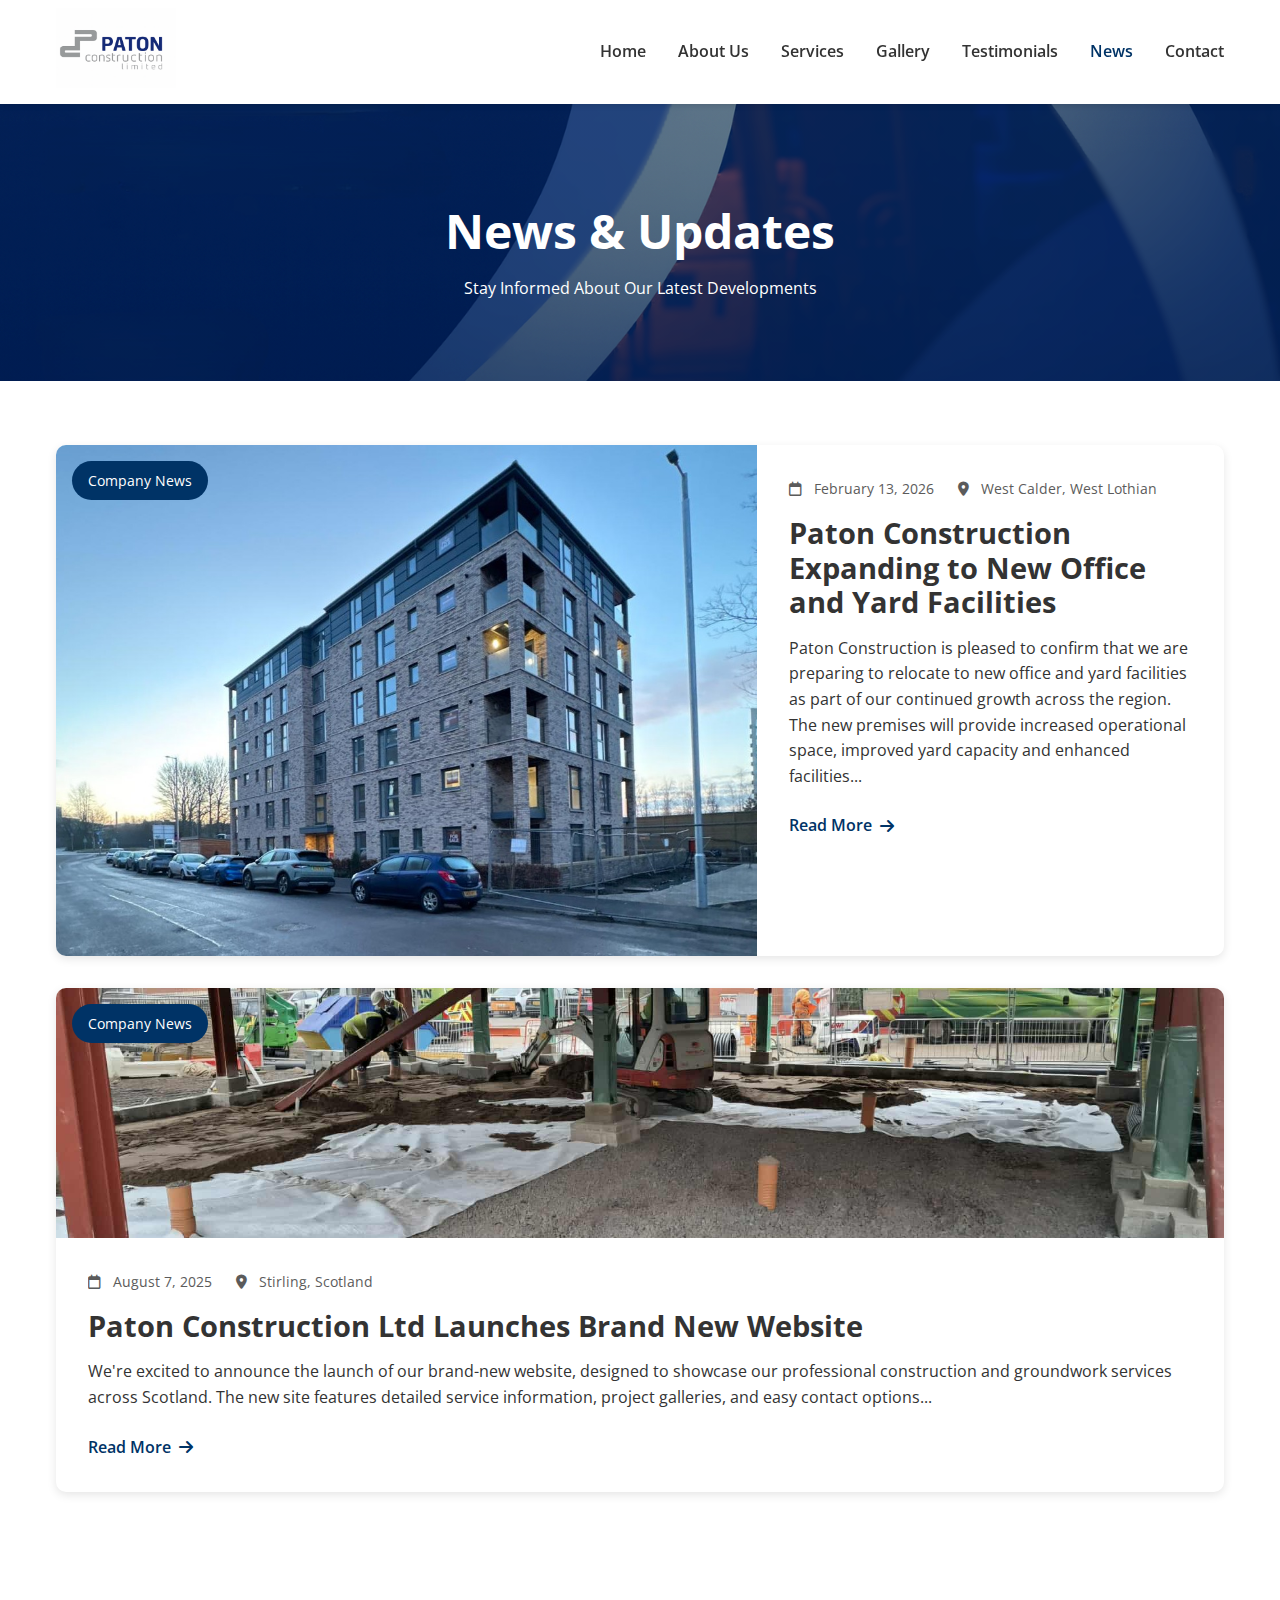
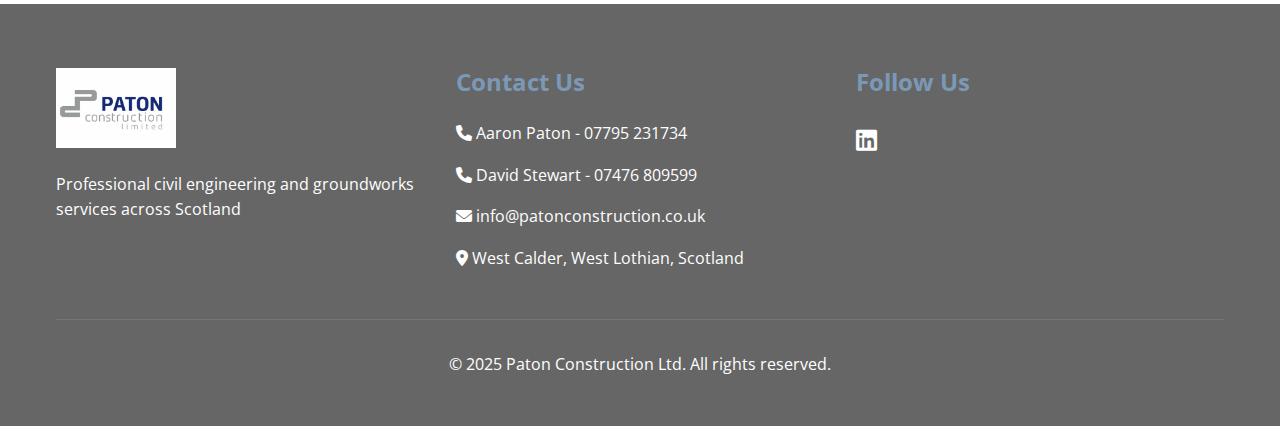
<file: news.html>
<!DOCTYPE html>
<html lang="en">
<head>
    <meta charset="UTF-8">
    <meta name="viewport" content="width=device-width, initial-scale=1.0">
    <meta name="description" content="Latest news and updates from Paton Construction Ltd - Professional civil engineering and groundworks specialists across Scotland">
    <title>News & Updates | Paton Construction Ltd - Civil Engineering Excellence</title>
    
    <!-- Favicon -->
    <link rel="icon" type="image/png" href="Images/Logo.png">
    
    <!-- Open Graph Meta Tags -->
    <meta property="og:title" content="News & Updates - Paton Construction Ltd">
    <meta property="og:description" content="Stay updated with the latest news from Paton Construction Ltd">
    <meta property="og:image" content="Images/Logo.png">
    <meta property="og:type" content="website">
    
    <!-- Google Fonts -->
    <link rel="preconnect" href="https://fonts.googleapis.com">
    <link rel="preconnect" href="https://fonts.gstatic.com" crossorigin>
    <link href="https://fonts.googleapis.com/css2?family=Open+Sans:wght@400;600;700&display=swap" rel="stylesheet">
    
    <!-- Font Awesome -->
    <link rel="stylesheet" href="https://cdnjs.cloudflare.com/ajax/libs/font-awesome/6.0.0/css/all.min.css">
    
    <!-- Custom CSS -->
    <link rel="stylesheet" href="css/styles.css">
</head>
<body>
    <!-- Navigation -->
    <nav class="navbar">
        <div class="container">
            <a href="index.html" class="logo">
                <img src="Images/Logo.png" alt="Paton Construction Ltd Logo">
            </a>
            <button class="nav-toggle" aria-label="Toggle Navigation">
                <span class="hamburger"></span>
            </button>
            <ul class="nav-menu">
                <li><a href="index.html">Home</a></li>
                <li><a href="about.html">About Us</a></li>
                <li><a href="services.html">Services</a></li>
                <li><a href="gallery.html">Gallery</a></li>
                <li><a href="testimonials.html">Testimonials</a></li>
                <li><a href="news.html" class="active">News</a></li>
                <li><a href="contact.html">Contact</a></li>
            </ul>
        </div>
    </nav>

    <!-- Page Header -->
    <header class="page-header">
        <div class="container">
            <h1>News & Updates</h1>
            <p>Stay Informed About Our Latest Developments</p>
        </div>
    </header>

    <!-- News Grid -->
    <section class="news-section">
        <div class="container">
            <div class="news-grid">
                <!-- Featured Article -->
                <article class="news-item featured">
                    <div class="news-image">
                        <img src="Images/Exterior Dusk Shot.jpg" alt="Paton Construction new office and yard facilities">
                        <div class="news-category">Company News</div>
                    </div>
                    <div class="news-content">
                        <div class="news-meta">
                            <span class="date"><i class="far fa-calendar"></i> February 13, 2026</span>
                            <span class="location"><i class="fas fa-map-marker-alt"></i> West Calder, West Lothian</span>
                        </div>
                        <h2>Paton Construction Expanding to New Office and Yard Facilities</h2>
                        <p>Paton Construction is pleased to confirm that we are preparing to relocate to new office and yard facilities as part of our continued growth across the region. The new premises will provide increased operational space, improved yard capacity and enhanced facilities...</p>
                        <a href="news/office-expansion.html" class="read-more">Read More <i class="fas fa-arrow-right"></i></a>
                    </div>
                </article>

                <!-- Website Launch Article -->
                <article class="news-item">
                    <div class="news-image">
                        <img src="Images/Photo21.jpeg" alt="Paton Construction Website Launch">
                        <div class="news-category">Company News</div>
                    </div>
                    <div class="news-content">
                        <div class="news-meta">
                            <span class="date"><i class="far fa-calendar"></i> August 7, 2025</span>
                            <span class="location"><i class="fas fa-map-marker-alt"></i> Stirling, Scotland</span>
                        </div>
                        <h2>Paton Construction Ltd Launches Brand New Website</h2>
                        <p>We're excited to announce the launch of our brand-new website, designed to showcase our professional construction and groundwork services across Scotland. The new site features detailed service information, project galleries, and easy contact options...</p>
                        <a href="news/website-launch.html" class="read-more">Read More <i class="fas fa-arrow-right"></i></a>
                    </div>
                </article>

            </div>
        </div>
    </section>

    <!-- Footer -->
    <footer class="footer">
        <div class="container">
            <div class="footer-grid">
                <div class="footer-info">
                    <img src="Images/Logo.png" alt="Paton Construction Ltd Logo" class="footer-logo">
                    <p>Professional civil engineering and groundworks services across Scotland</p>
                </div>
                <div class="footer-contact">
                    <h3>Contact Us</h3>
                    <p><i class="fas fa-phone"></i> <a href="tel:07795231734">Aaron Paton - 07795 231734</a></p>
                    <p><i class="fas fa-phone"></i> <a href="tel:07476809599">David Stewart - 07476 809599</a></p>
                    <p><i class="fas fa-envelope"></i> <a href="mailto:info@patonconstruction.co.uk">info@patonconstruction.co.uk</a></p>
                    <p><i class="fas fa-map-marker-alt"></i> West Calder, West Lothian, Scotland</p>
                </div>
                <div class="footer-social">
                    <h3>Follow Us</h3>
                    <div class="social-links">
                        <a href="https://www.linkedin.com/in/paton-construction-ltd-36437b37a/?utm_source=share&utm_campaign=share_via&utm_content=profile&utm_medium=ios_app" target="_blank" rel="noopener noreferrer"><i class="fab fa-linkedin"></i></a>
                    </div>
                </div>
            </div>
            <div class="footer-bottom">
                <p>&copy; 2025 Paton Construction Ltd. All rights reserved.</p>
            </div>
        </div>
    </footer>

    <!-- JavaScript -->
    <script src="js/main.js"></script>
</body>
</html>
</file>
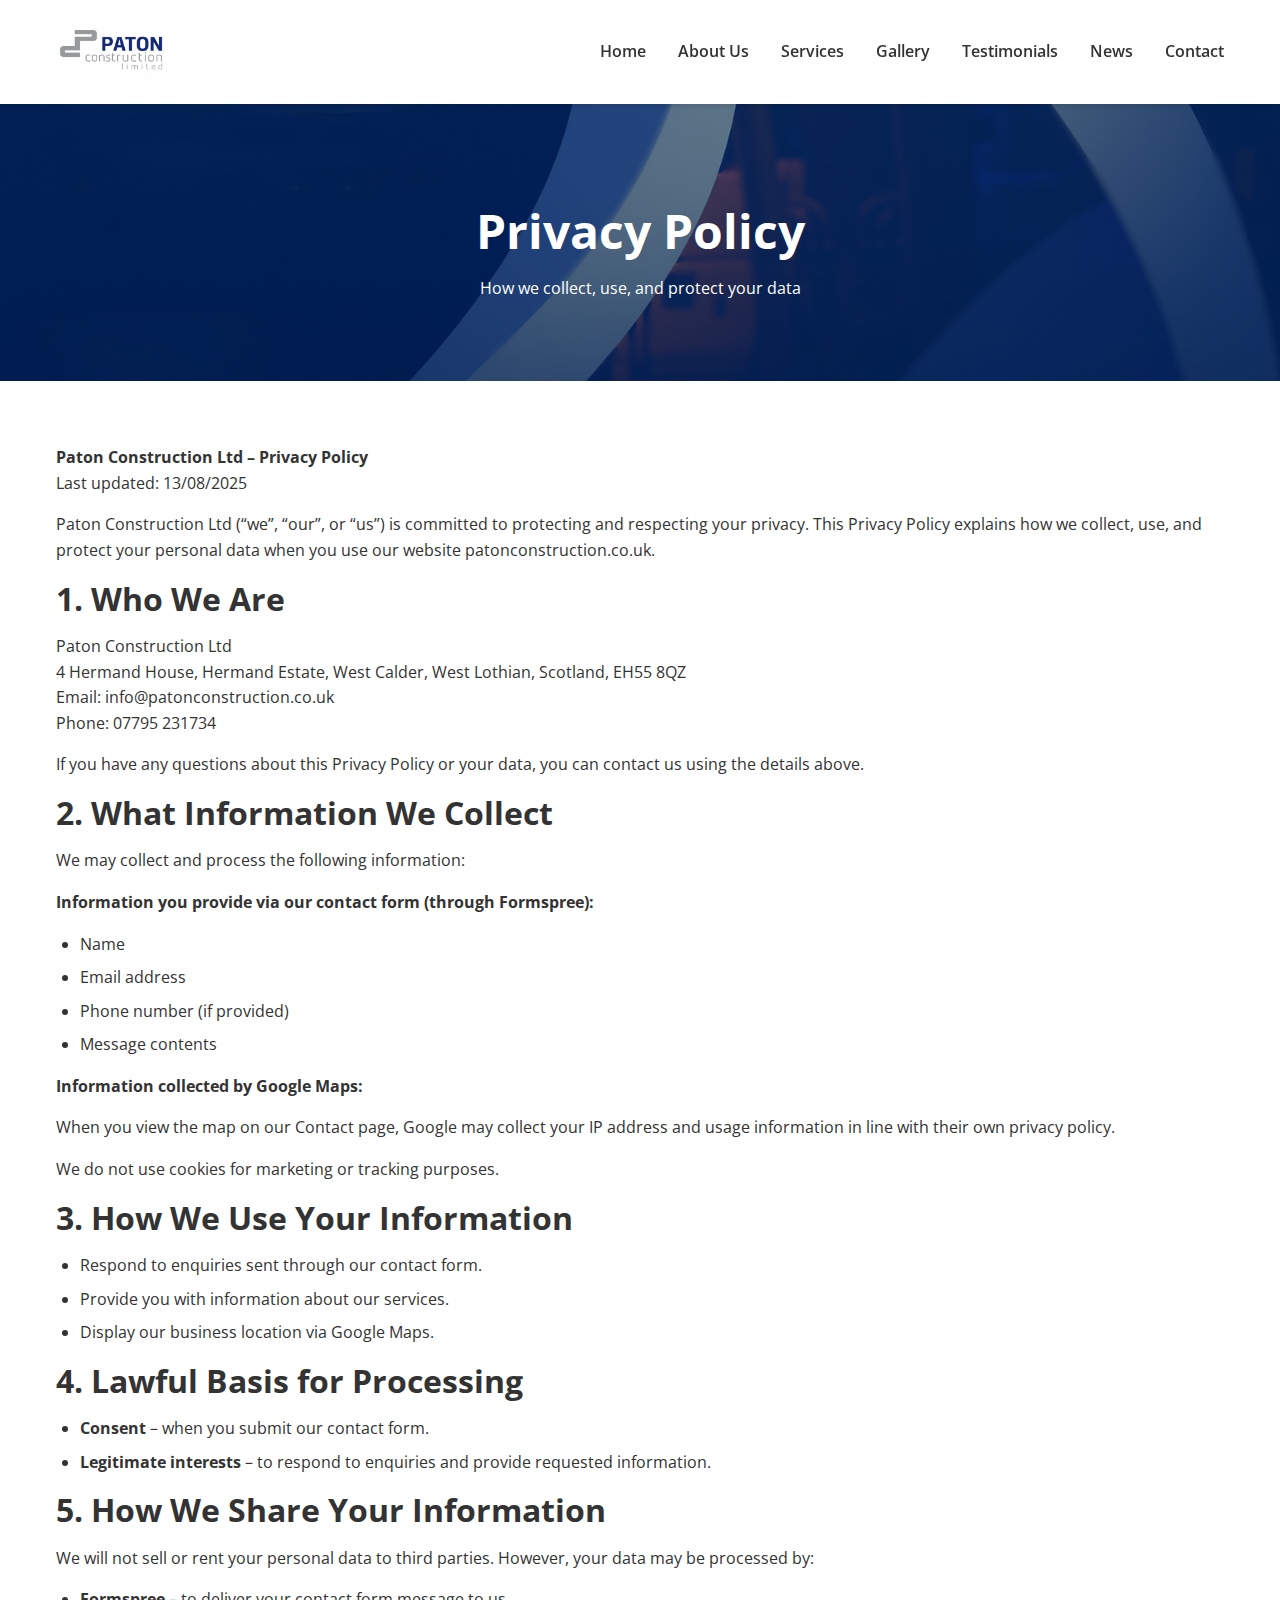
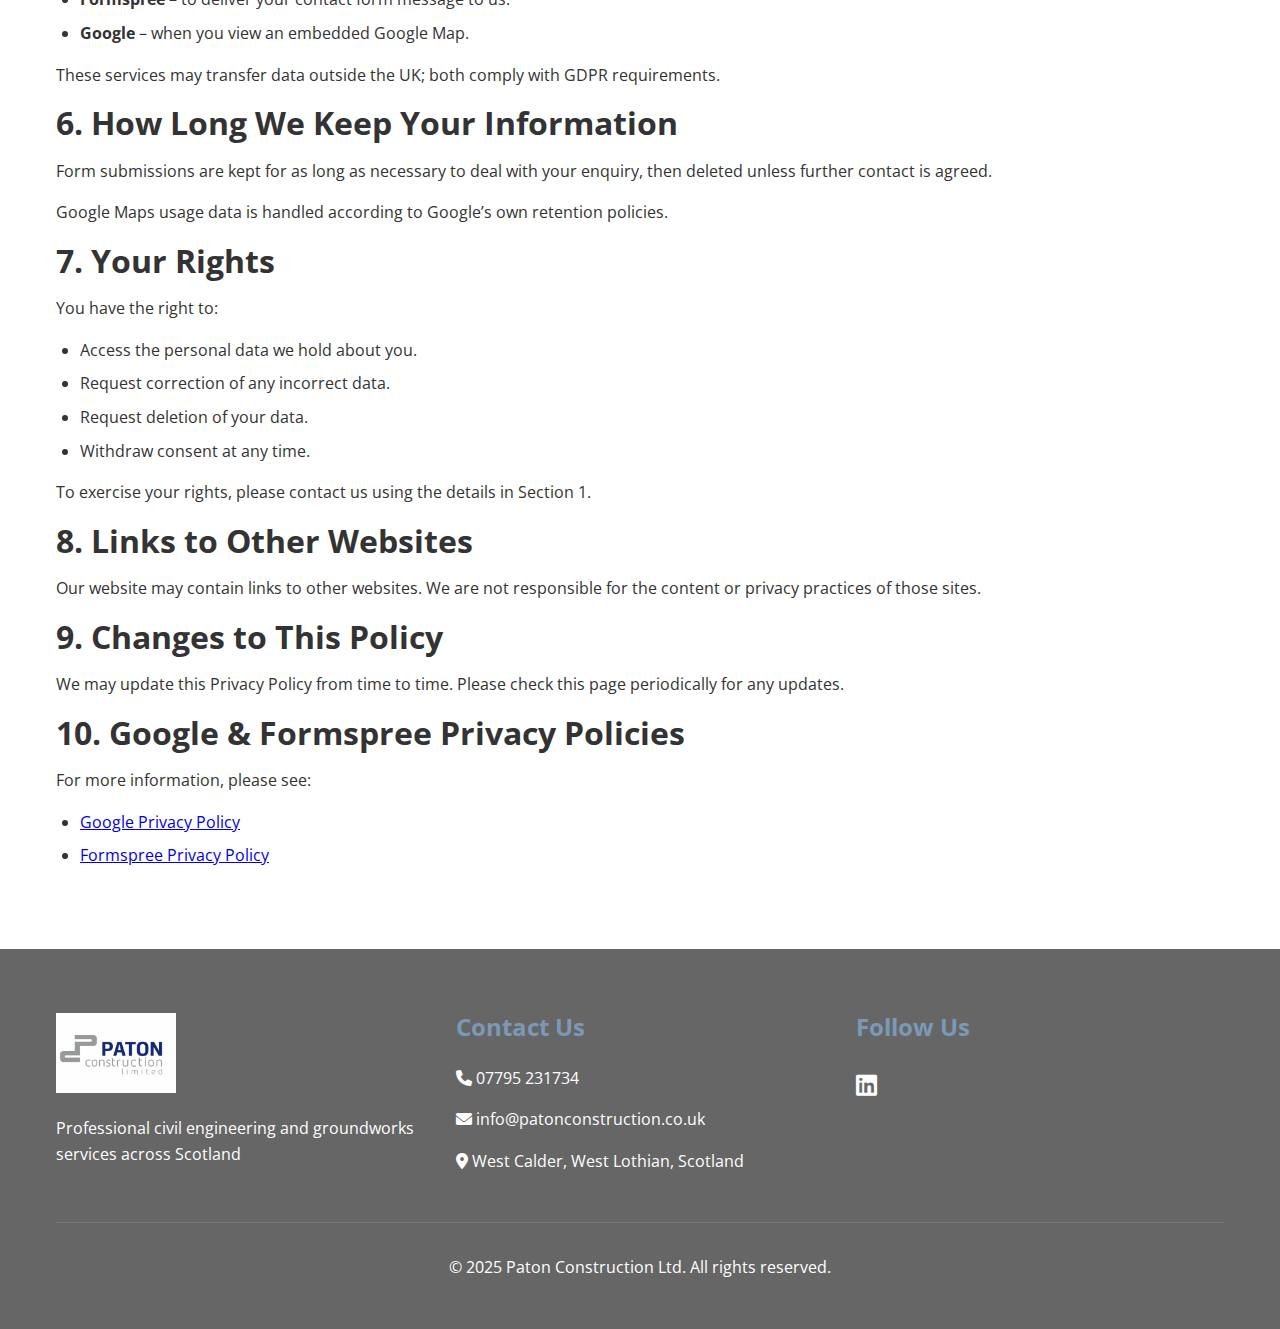
<file: privacy.html>
<!DOCTYPE html>
<html lang="en">
<head>
    <meta charset="UTF-8">
    <meta name="viewport" content="width=device-width, initial-scale=1.0">
    <meta name="description" content="Privacy Policy for Paton Construction Ltd">
    <title>Privacy Policy | Paton Construction Ltd</title>

    <!-- Favicon -->
    <link rel="icon" type="image/png" href="Images/Logo.png">

    <!-- Google Fonts -->
    <link rel="preconnect" href="https://fonts.googleapis.com">
    <link rel="preconnect" href="https://fonts.gstatic.com" crossorigin>
    <link href="https://fonts.googleapis.com/css2?family=Open+Sans:wght@400;600;700&display=swap" rel="stylesheet">

    <!-- Font Awesome -->
    <link rel="stylesheet" href="https://cdnjs.cloudflare.com/ajax/libs/font-awesome/6.0.0/css/all.min.css">

    <!-- Custom CSS -->
    <link rel="stylesheet" href="css/styles.css">
</head>
<body>
    <!-- Navigation -->
    <nav class="navbar">
        <div class="container">
            <a href="index.html" class="logo">
                <img src="Images/Logo.png" alt="Paton Construction Ltd Logo">
            </a>
            <button class="nav-toggle" aria-label="Toggle Navigation">
                <span class="hamburger"></span>
            </button>
            <ul class="nav-menu">
                <li><a href="index.html">Home</a></li>
                <li><a href="about.html">About Us</a></li>
                <li><a href="services.html">Services</a></li>
                <li><a href="gallery.html">Gallery</a></li>
                <li><a href="testimonials.html">Testimonials</a></li>
                <li><a href="news.html">News</a></li>
                <li><a href="contact.html">Contact</a></li>
            </ul>
        </div>
    </nav>

    <!-- Page Header -->
    <header class="page-header">
        <div class="container">
            <h1>Privacy Policy</h1>
            <p>How we collect, use, and protect your data</p>
        </div>
    </header>

    <!-- Privacy Policy Content -->
    <section>
        <div class="container">
            <p><strong>Paton Construction Ltd – Privacy Policy</strong><br>Last updated: 13/08/2025</p>

            <p>Paton Construction Ltd (“we”, “our”, or “us”) is committed to protecting and respecting your privacy. This Privacy Policy explains how we collect, use, and protect your personal data when you use our website patonconstruction.co.uk.</p>

            <h2>1. Who We Are</h2>
            <p>
                Paton Construction Ltd<br>
                4 Hermand House, Hermand Estate, West Calder, West Lothian, Scotland, EH55 8QZ<br>
                Email: info@patonconstruction.co.uk<br>
                Phone: 07795 231734
            </p>
            <p>If you have any questions about this Privacy Policy or your data, you can contact us using the details above.</p>

            <h2>2. What Information We Collect</h2>
            <p>We may collect and process the following information:</p>
            <p><strong>Information you provide via our contact form (through Formspree):</strong></p>
            <ul>
                <li>Name</li>
                <li>Email address</li>
                <li>Phone number (if provided)</li>
                <li>Message contents</li>
            </ul>
            <p><strong>Information collected by Google Maps:</strong></p>
            <p>When you view the map on our Contact page, Google may collect your IP address and usage information in line with their own privacy policy.</p>
            <p>We do not use cookies for marketing or tracking purposes.</p>

            <h2>3. How We Use Your Information</h2>
            <ul>
                <li>Respond to enquiries sent through our contact form.</li>
                <li>Provide you with information about our services.</li>
                <li>Display our business location via Google Maps.</li>
            </ul>

            <h2>4. Lawful Basis for Processing</h2>
            <ul>
                <li><strong>Consent</strong> – when you submit our contact form.</li>
                <li><strong>Legitimate interests</strong> – to respond to enquiries and provide requested information.</li>
            </ul>

            <h2>5. How We Share Your Information</h2>
            <p>We will not sell or rent your personal data to third parties. However, your data may be processed by:</p>
            <ul>
                <li><strong>Formspree</strong> – to deliver your contact form message to us.</li>
                <li><strong>Google</strong> – when you view an embedded Google Map.</li>
            </ul>
            <p>These services may transfer data outside the UK; both comply with GDPR requirements.</p>

            <h2>6. How Long We Keep Your Information</h2>
            <p>Form submissions are kept for as long as necessary to deal with your enquiry, then deleted unless further contact is agreed.</p>
            <p>Google Maps usage data is handled according to Google’s own retention policies.</p>

            <h2>7. Your Rights</h2>
            <p>You have the right to:</p>
            <ul>
                <li>Access the personal data we hold about you.</li>
                <li>Request correction of any incorrect data.</li>
                <li>Request deletion of your data.</li>
                <li>Withdraw consent at any time.</li>
            </ul>
            <p>To exercise your rights, please contact us using the details in Section 1.</p>

            <h2>8. Links to Other Websites</h2>
            <p>Our website may contain links to other websites. We are not responsible for the content or privacy practices of those sites.</p>

            <h2>9. Changes to This Policy</h2>
            <p>We may update this Privacy Policy from time to time. Please check this page periodically for any updates.</p>

            <h2>10. Google &amp; Formspree Privacy Policies</h2>
            <p>For more information, please see:</p>
            <ul>
                <li><a href="https://policies.google.com/privacy" target="_blank" rel="noopener noreferrer">Google Privacy Policy</a></li>
                <li><a href="https://formspree.io/legal/privacy-policy/" target="_blank" rel="noopener noreferrer">Formspree Privacy Policy</a></li>
            </ul>
        </div>
    </section>

    <!-- Footer -->
    <footer class="footer">
        <div class="container">
            <div class="footer-grid">
                <div class="footer-info">
                    <img src="Images/Logo.png" alt="Paton Construction Ltd Logo" class="footer-logo">
                    <p>Professional civil engineering and groundworks services across Scotland</p>
                </div>
                <div class="footer-contact">
                    <h3>Contact Us</h3>
                    <p><i class="fas fa-phone"></i> <a href="tel:07795231734">07795 231734</a></p>
                    <p><i class="fas fa-envelope"></i> <a href="mailto:info@patonconstruction.co.uk">info@patonconstruction.co.uk</a></p>
                    <p><i class="fas fa-map-marker-alt"></i> West Calder, West Lothian, Scotland</p>
                </div>
                <div class="footer-social">
                    <h3>Follow Us</h3>
                    <div class="social-links">
                        <a href="https://www.linkedin.com/in/paton-construction-ltd-36437b37a/?utm_source=share&utm_campaign=share_via&utm_content=profile&utm_medium=ios_app" target="_blank" rel="noopener noreferrer"><i class="fab fa-linkedin"></i></a>
                    </div>
                </div>
            </div>
            <div class="footer-bottom">
                <p>&copy; 2025 Paton Construction Ltd. All rights reserved.</p>
            </div>
        </div>
    </footer>

    <!-- JavaScript -->
    <script src="js/main.js"></script>
    
</body>
</html>
</file>
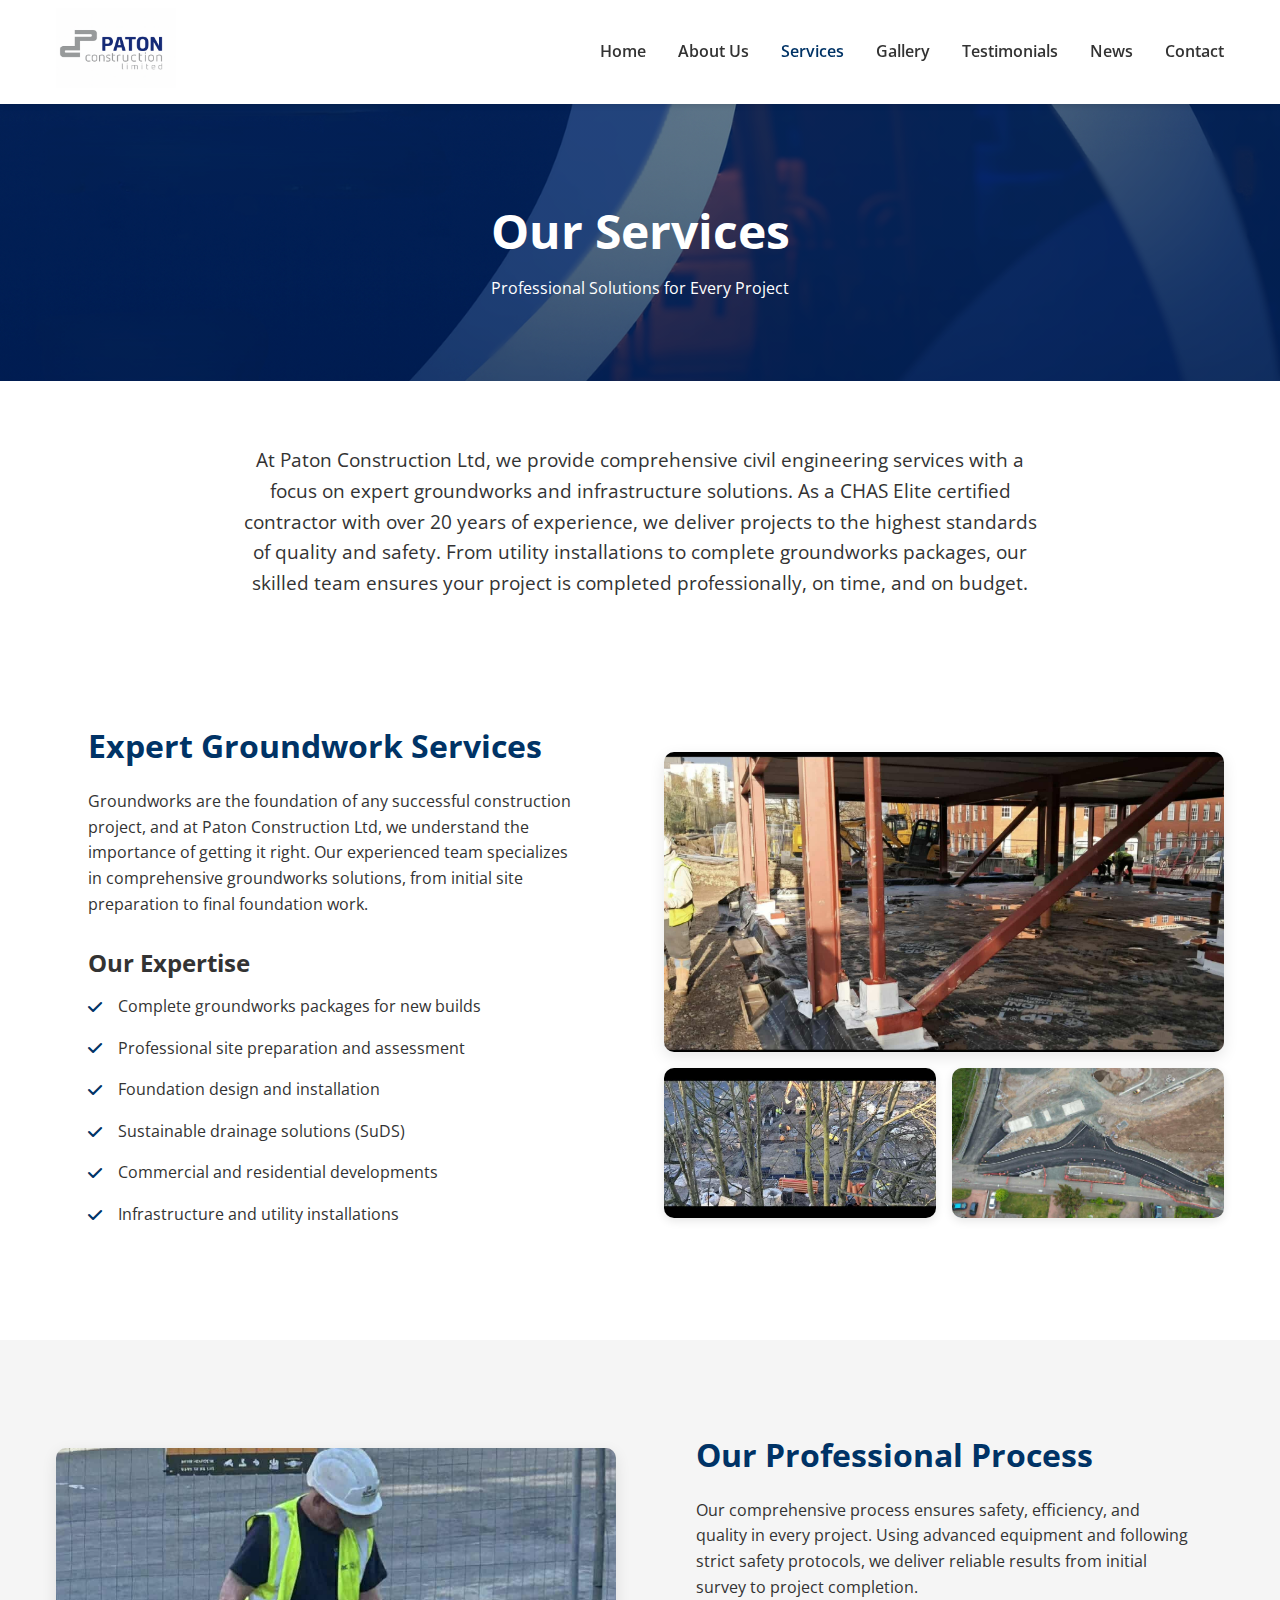
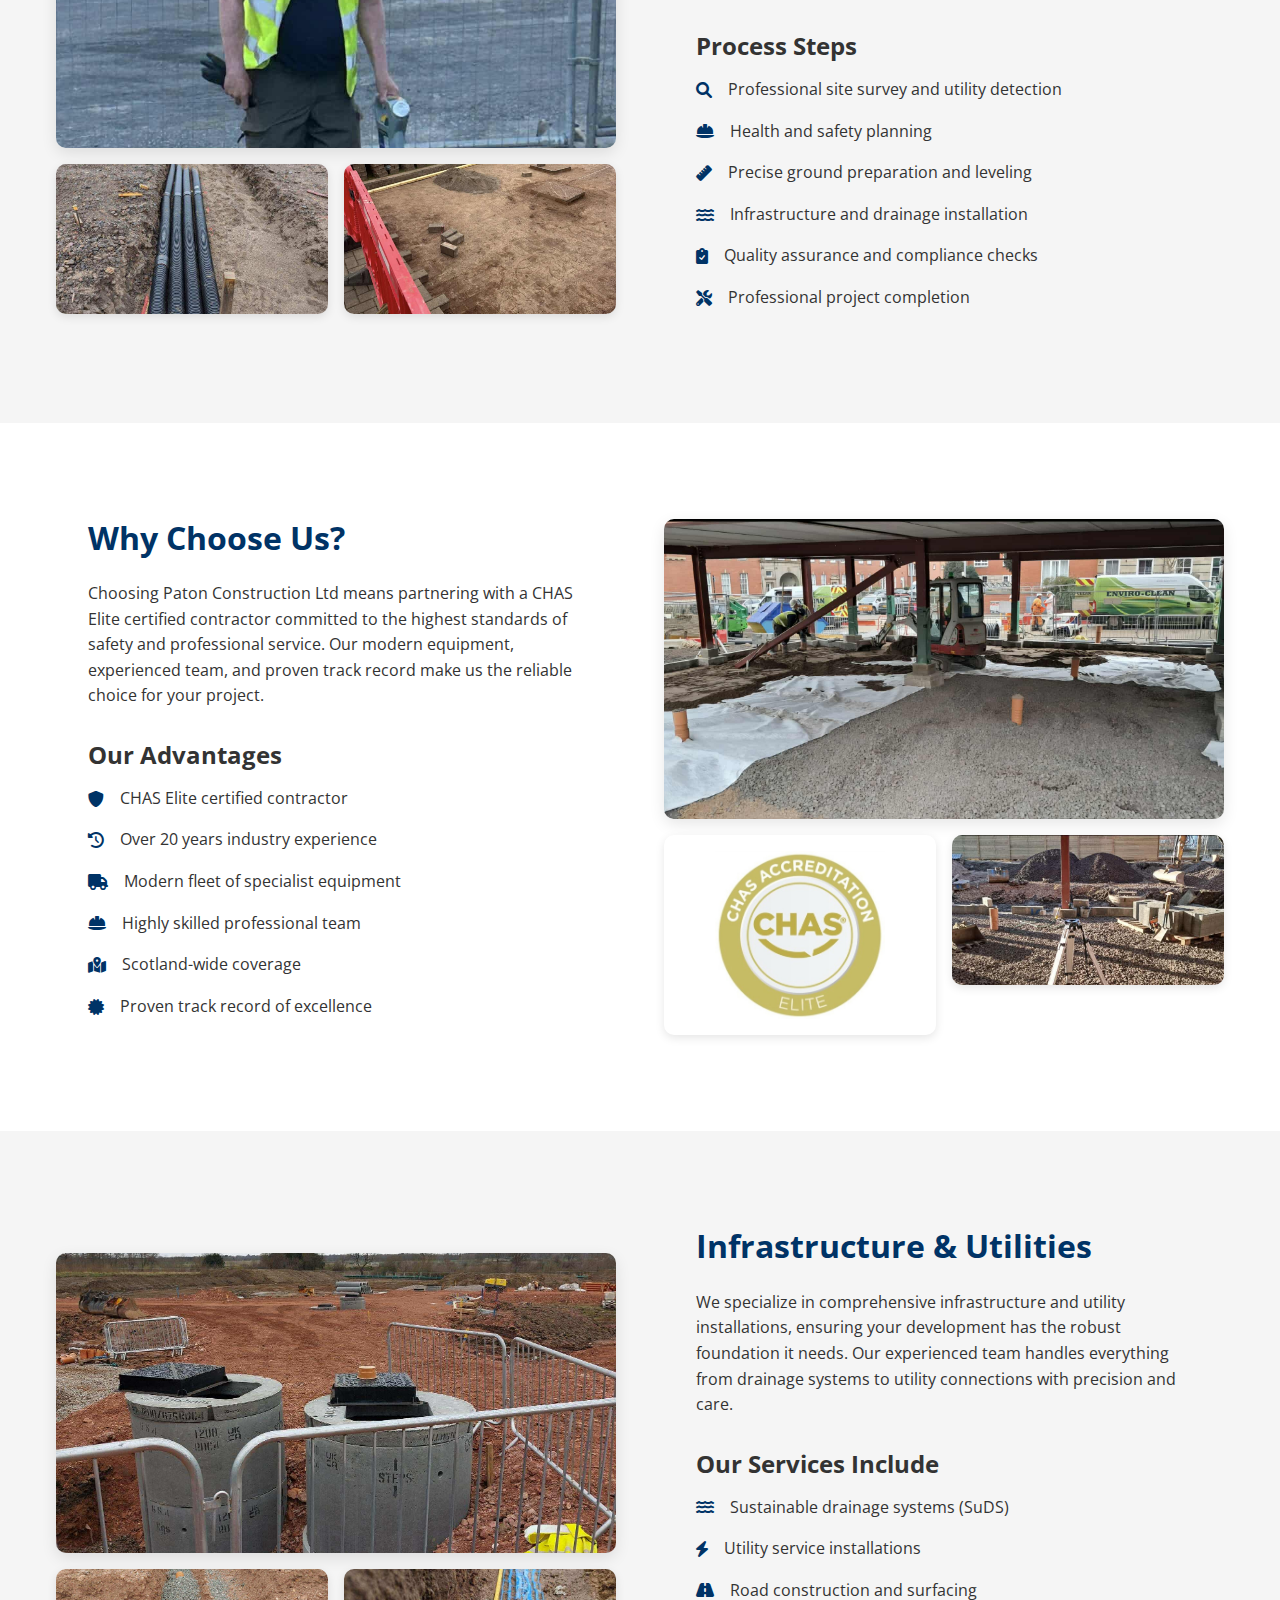
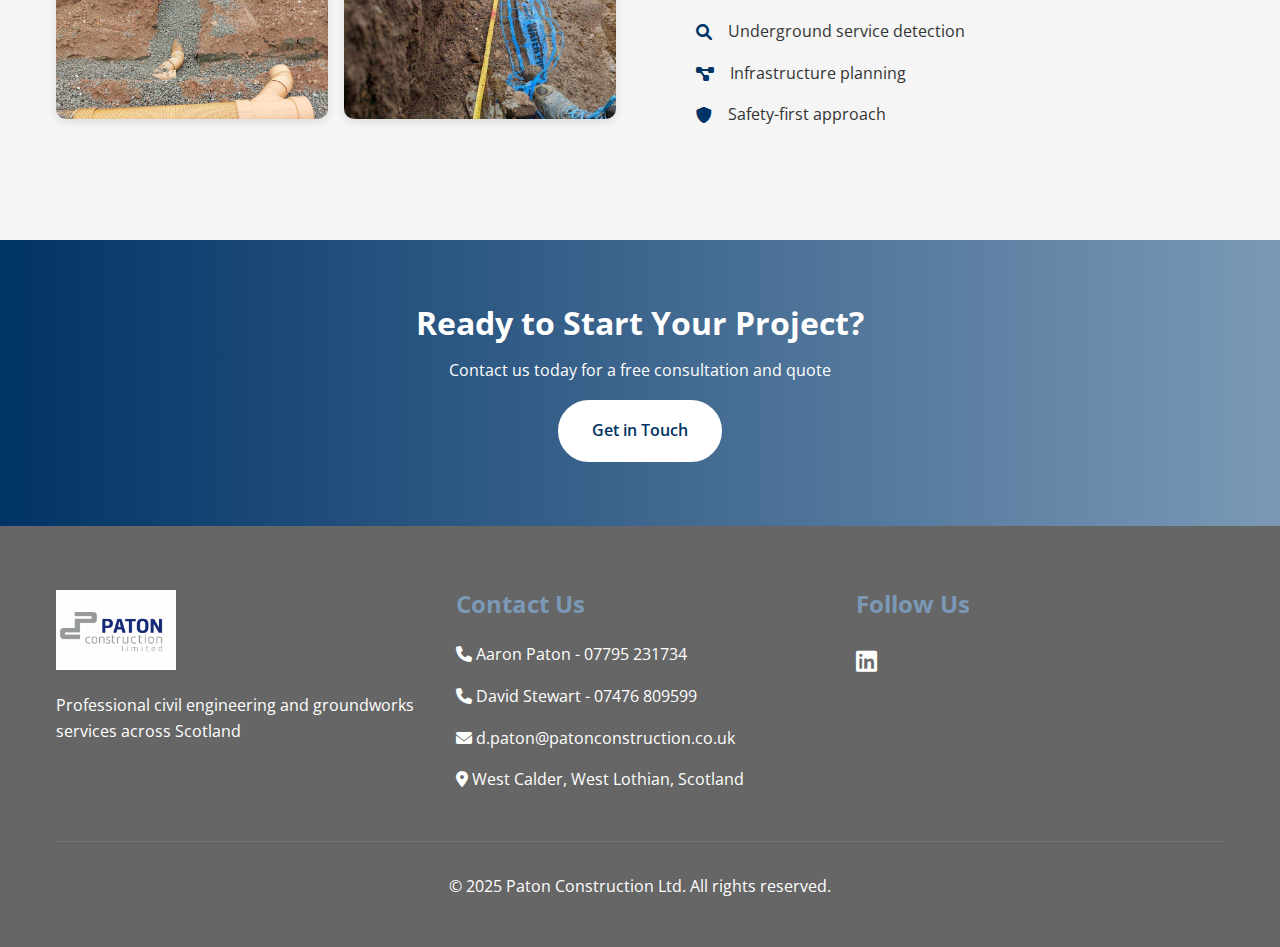
<file: services.html>
<!DOCTYPE html>
<html lang="en">
<head>
    <meta charset="UTF-8">
    <meta name="viewport" content="width=device-width, initial-scale=1.0">
    <meta name="description" content="Expert groundworks and civil engineering services by Paton Construction Ltd across Scotland">
    <title>Our Services | Paton Construction Ltd - Professional Civil Engineering</title>
    
    <!-- Favicon -->
    <link rel="icon" type="image/png" href="Images/Logo.png">
    
    <!-- Open Graph Meta Tags -->
    <meta property="og:title" content="Services - Paton Construction Ltd">
    <meta property="og:description" content="Expert groundworks and civil engineering services across Scotland">
    <meta property="og:image" content="Images/Logo.png">
    <meta property="og:type" content="website">
    
    <!-- Google Fonts -->
    <link rel="preconnect" href="https://fonts.googleapis.com">
    <link rel="preconnect" href="https://fonts.gstatic.com" crossorigin>
    <link href="https://fonts.googleapis.com/css2?family=Open+Sans:wght@400;600;700&display=swap" rel="stylesheet">
    
    <!-- Font Awesome -->
    <link rel="stylesheet" href="https://cdnjs.cloudflare.com/ajax/libs/font-awesome/6.0.0/css/all.min.css">
    
    <!-- Custom CSS -->
    <link rel="stylesheet" href="css/styles.css">
</head>
<body>
    <!-- Navigation -->
    <nav class="navbar">
        <div class="container">
            <a href="index.html" class="logo">
                <img src="Images/Logo.png" alt="Paton Construction Ltd Logo">
            </a>
            <button class="nav-toggle" aria-label="Toggle Navigation">
                <span class="hamburger"></span>
            </button>
            <ul class="nav-menu">
                <li><a href="index.html">Home</a></li>
                <li><a href="about.html">About Us</a></li>
                <li><a href="services.html" class="active">Services</a></li>
                <li><a href="gallery.html">Gallery</a></li>
                <li><a href="testimonials.html">Testimonials</a></li>
                <li><a href="news.html">News</a></li>
                <li><a href="contact.html">Contact</a></li>
            </ul>
        </div>
    </nav>

    <!-- Page Header -->
    <header class="page-header">
        <div class="container">
            <h1>Our Services</h1>
            <p>Professional Solutions for Every Project</p>
        </div>
    </header>

    <!-- Services Overview -->
    <section class="services-intro">
        <div class="container">
            <p class="lead-text">At Paton Construction Ltd, we provide comprehensive civil engineering services with a focus on expert groundworks and infrastructure solutions. As a CHAS Elite certified contractor with over 20 years of experience, we deliver projects to the highest standards of quality and safety. From utility installations to complete groundworks packages, our skilled team ensures your project is completed professionally, on time, and on budget.</p>
        </div>
    </section>

    <!-- Expert Groundworks -->
    <section id="groundworks" class="service-detail">
        <div class="container">
            <div class="service-content">
                <div class="service-text">
                    <h2>Expert Groundwork Services</h2>
                    <p>Groundworks are the foundation of any successful construction project, and at Paton Construction Ltd, we understand the importance of getting it right. Our experienced team specializes in comprehensive groundworks solutions, from initial site preparation to final foundation work.</p>
                    
                    <h3>Our Expertise</h3>
                    <ul class="benefits-list">
                        <li><i class="fas fa-check"></i> Complete groundworks packages for new builds</li>
                        <li><i class="fas fa-check"></i> Professional site preparation and assessment</li>
                        <li><i class="fas fa-check"></i> Foundation design and installation</li>
                        <li><i class="fas fa-check"></i> Sustainable drainage solutions (SuDS)</li>
                        <li><i class="fas fa-check"></i> Commercial and residential developments</li>
                        <li><i class="fas fa-check"></i> Infrastructure and utility installations</li>
                    </ul>
                </div>
                <div class="service-images">
                    <img src="Images/Photo11.jpeg" alt="Expert Groundworks - Floor Preparation" class="main-image">
                    <div class="image-grid">
                        <img src="Images/Photo2.jpeg" alt="Foundation Installation" title="Professional foundation installation with reinforcing mesh">
                        <img src="Images/Photo12.jpeg" alt="DPM Installation" title="Precision DPM installation for quality results">
                    </div>
                </div>
            </div>
        </div>
    </section>

    <!-- Our Process -->
    <section id="process" class="service-detail alt-bg">
        <div class="container">
            <div class="service-content reverse">
                <div class="service-text">
                    <h2>Our Professional Process</h2>
                    <p>Our comprehensive process ensures safety, efficiency, and quality in every project. Using advanced equipment and following strict safety protocols, we deliver reliable results from initial survey to project completion.</p>
                    
                    <h3>Process Steps</h3>
                    <ul class="benefits-list">
                        <li><i class="fas fa-search"></i> Professional site survey and utility detection</li>
                        <li><i class="fas fa-hard-hat"></i> Health and safety planning</li>
                        <li><i class="fas fa-ruler"></i> Precise ground preparation and leveling</li>
                        <li><i class="fas fa-water"></i> Infrastructure and drainage installation</li>
                        <li><i class="fas fa-clipboard-check"></i> Quality assurance and compliance checks</li>
                        <li><i class="fas fa-tools"></i> Professional project completion</li>
                    </ul>
                </div>
                <div class="service-images">
                    <img src="Images/Photo5.jpeg" alt="Professional Site Survey" class="main-image">
                    <div class="image-grid">
                        <img src="Images/Photo3.jpeg" alt="Ground Preparation" title="Professional ground preparation for paving">
                        <img src="Images/Photo16.jpeg" alt="Infrastructure Installation" title="Expert drainage system installation">
                    </div>
                </div>
            </div>
        </div>
    </section>

    <!-- Why Choose Us -->
    <section id="why-choose-us" class="service-detail">
        <div class="container">
            <div class="service-content">
                <div class="service-text">
                    <h2>Why Choose Us?</h2>
                    <p>Choosing Paton Construction Ltd means partnering with a CHAS Elite certified contractor committed to the highest standards of safety and professional service. Our modern equipment, experienced team, and proven track record make us the reliable choice for your project.</p>
                    
                    <h3>Our Advantages</h3>
                    <ul class="benefits-list">
                        <li><i class="fas fa-shield-alt"></i> CHAS Elite certified contractor</li>
                        <li><i class="fas fa-history"></i> Over 20 years industry experience</li>
                        <li><i class="fas fa-truck"></i> Modern fleet of specialist equipment</li>
                        <li><i class="fas fa-hard-hat"></i> Highly skilled professional team</li>
                        <li><i class="fas fa-map-marked-alt"></i> Scotland-wide coverage</li>
                        <li><i class="fas fa-certificate"></i> Proven track record of excellence</li>
                    </ul>
                </div>
                <div class="service-images">
                    <img src="Images/Photo21.jpeg" alt="Completed Commercial Project" class="main-image">
                    <div class="image-grid">
                        <img src="Images/ChasElite.jpg" alt="CHAS Elite Certification" class="certification-image" title="CHAS Elite certified contractor">
                        <img src="Images/Photo13.jpeg" alt="Road Construction Excellence" title="Professional infrastructure development">
                    </div>
                </div>
            </div>
        </div>
    </section>

    <!-- Infrastructure & Utilities -->
    <section id="infrastructure" class="service-detail alt-bg">
        <div class="container">
            <div class="service-content reverse">
                <div class="service-text">
                    <h2>Infrastructure & Utilities</h2>
                    <p>We specialize in comprehensive infrastructure and utility installations, ensuring your development has the robust foundation it needs. Our experienced team handles everything from drainage systems to utility connections with precision and care.</p>
                    
                    <h3>Our Services Include</h3>
                    <ul class="benefits-list">
                        <li><i class="fas fa-water"></i> Sustainable drainage systems (SuDS)</li>
                        <li><i class="fas fa-bolt"></i> Utility service installations</li>
                        <li><i class="fas fa-road"></i> Road construction and surfacing</li>
                        <li><i class="fas fa-search"></i> Underground service detection</li>
                        <li><i class="fas fa-project-diagram"></i> Infrastructure planning</li>
                        <li><i class="fas fa-shield-alt"></i> Safety-first approach</li>
                    </ul>
                </div>
                <div class="service-images">
                    <img src="Images/Photo1.jpeg" alt="Drainage Infrastructure Installation" class="main-image">
                    <div class="image-grid">
                        <img src="Images/Photo19.jpeg" alt="Water Main Installation" title="Professional utility installation">
                        <img src="Images/Photo25.jpeg" alt="Service Duct Installation" title="Expert service duct laying">
                    </div>
                </div>
            </div>
        </div>
    </section>

    <!-- Call to Action -->
    <section class="cta">
        <div class="container">
            <h2>Ready to Start Your Project?</h2>
            <p>Contact us today for a free consultation and quote</p>
            <a href="contact.html" class="cta-button">Get in Touch</a>
        </div>
    </section>

    <!-- Footer -->
    <footer class="footer">
        <div class="container">
            <div class="footer-grid">
                <div class="footer-info">
                    <img src="Images/Logo.png" alt="Paton Construction Ltd Logo" class="footer-logo">
                    <p>Professional civil engineering and groundworks services across Scotland</p>
                </div>
                <div class="footer-contact">
                    <h3>Contact Us</h3>
                    <p><i class="fas fa-phone"></i> <a href="tel:07795231734">Aaron Paton - 07795 231734</a></p>
                    <p><i class="fas fa-phone"></i> <a href="tel:07476809599">David Stewart - 07476 809599</a></p>                    <p><i class="fas fa-envelope"></i> <a href="mailto:d.paton@patonconstruction.co.uk">d.paton@patonconstruction.co.uk</a></p>
                    <p><i class="fas fa-map-marker-alt"></i> West Calder, West Lothian, Scotland</p>
                </div>
                <div class="footer-social">
                    <h3>Follow Us</h3>
                    <div class="social-links">
                        <a href="https://www.linkedin.com/in/paton-construction-ltd-36437b37a/?utm_source=share&utm_campaign=share_via&utm_content=profile&utm_medium=ios_app" target="_blank" rel="noopener noreferrer"><i class="fab fa-linkedin"></i></a>
                    </div>
                </div>
            </div>
            <div class="footer-bottom">
                <p>&copy; 2025 Paton Construction Ltd. All rights reserved.</p>
            </div>
        </div>
    </footer>

    <!-- JavaScript -->
    <script src="js/main.js"></script>
</body>
</html>
</file>
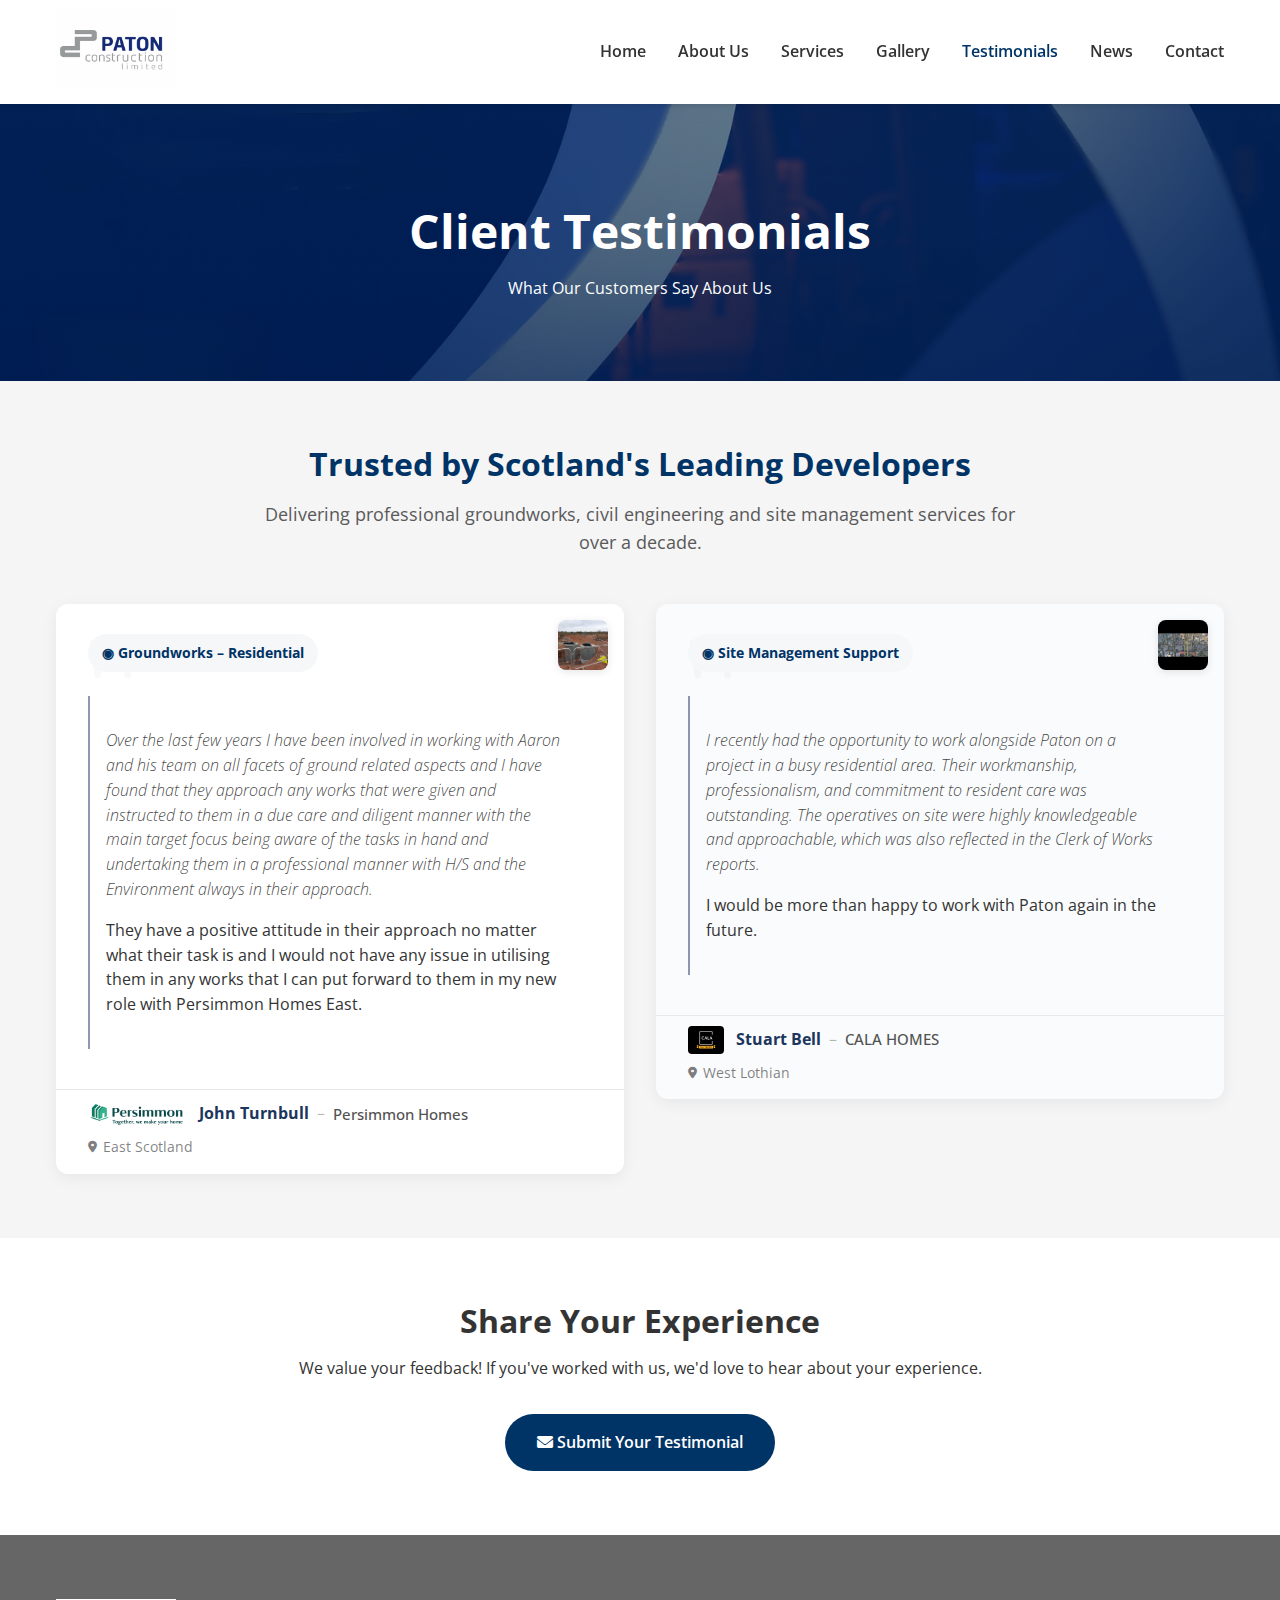
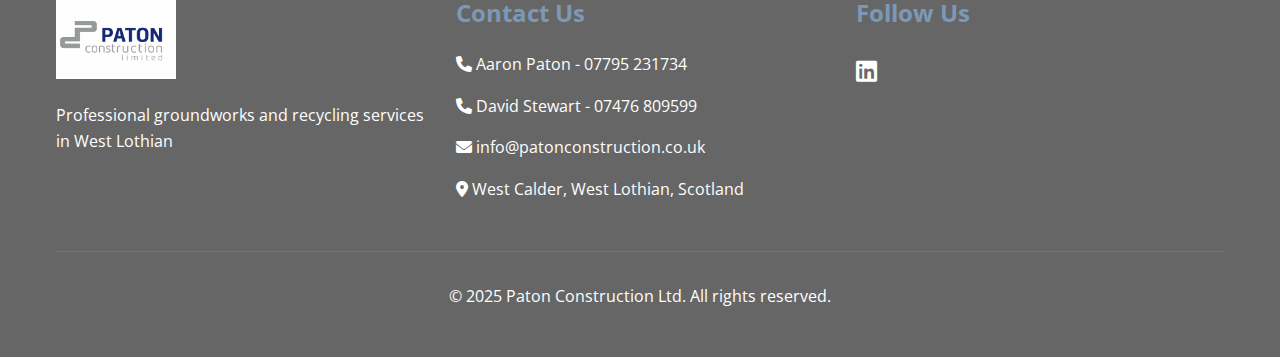
<file: testimonials.html>
<!DOCTYPE html>
<html lang="en">
<head>
    <meta charset="UTF-8">
    <meta name="viewport" content="width=device-width, initial-scale=1.0">
    <meta name="description" content="Read what our clients say about Paton Construction Ltd's groundworks and recycling services">
    <title>Client Testimonials | Paton Construction Ltd</title>
    
    <!-- Favicon -->
    <link rel="icon" type="image/png" href="Images/Logo.png">
    
    <!-- Open Graph Meta Tags -->
    <meta property="og:title" content="Client Testimonials - Paton Construction Ltd">
    <meta property="og:description" content="See what our satisfied clients have to say about our services">
    <meta property="og:image" content="Images/Logo.png">
    <meta property="og:type" content="website">
    
    <!-- Google Fonts -->
    <link rel="preconnect" href="https://fonts.googleapis.com">
    <link rel="preconnect" href="https://fonts.gstatic.com" crossorigin>
    <link href="https://fonts.googleapis.com/css2?family=Open+Sans:wght@400;600;700&display=swap" rel="stylesheet">
    
    <!-- Font Awesome -->
    <link rel="stylesheet" href="https://cdnjs.cloudflare.com/ajax/libs/font-awesome/6.0.0/css/all.min.css">
    
    <!-- Custom CSS -->
    <link rel="stylesheet" href="css/styles.css">
</head>
<body>
    <!-- Navigation -->
    <nav class="navbar">
        <div class="container">
            <a href="index.html" class="logo">
                <img src="Images/Logo.png" alt="Paton Construction Ltd Logo">
            </a>
            <button class="nav-toggle" aria-label="Toggle Navigation">
                <span class="hamburger"></span>
            </button>
            <ul class="nav-menu">
                <li><a href="index.html">Home</a></li>
                <li><a href="about.html">About Us</a></li>
                <li><a href="services.html">Services</a></li>
                <li><a href="gallery.html">Gallery</a></li>
                <li><a href="testimonials.html" class="active">Testimonials</a></li>
                <li><a href="news.html">News</a></li>
                <li><a href="contact.html">Contact</a></li>
            </ul>
        </div>
    </nav>

    <!-- Page Header -->
    <header class="page-header">
        <div class="container">
            <h1>Client Testimonials</h1>
            <p>What Our Customers Say About Us</p>
        </div>
    </header>

    <!-- Testimonials -->
    <section class="testimonials-section">
        <div class="container">
            <div class="testimonials-intro">
                <h2>Trusted by Scotland's Leading Developers</h2>
                <p>Delivering professional groundworks, civil engineering and site management services for over a decade.</p>
            </div>
            <div class="testimonials-grid">
                <article class="testimonial-card">
                    <div class="testimonial-card-thumbnail">
                        <img src="Images/Photo1.jpeg" alt="Groundworks project" onerror="this.style.display='none'">
                    </div>
                    <div class="testimonial-card-body">
                        <div class="project-tag">◉ Groundworks – Residential</div>
                        <blockquote>
                            <p class="quote-first">Over the last few years I have been involved in working with Aaron and his team on all facets of ground related aspects and I have found that they approach any works that were given and instructed to them in a due care and diligent manner with the main target focus being aware of the tasks in hand and undertaking them in a professional manner with H/S and the Environment always in their approach.</p>
                            <p>They have a positive attitude in their approach no matter what their task is and I would not have any issue in utilising them in any works that I can put forward to them in my new role with Persimmon Homes East.</p>
                        </blockquote>
                    </div>
                    <div class="testimonial-card-footer">
                        <div class="testimonial-author-horizontal">
                            <img src="Images/persimmon-logo-2022.png" alt="Persimmon Homes Logo" class="company-logo" onerror="this.style.display='none'">
                            <div class="author-details">
                                <span class="author-name">John Turnbull</span>
                                <span class="author-separator">–</span>
                                <span class="company-name-text">Persimmon Homes</span>
                            </div>
                        </div>
                        <div class="testimonial-location">
                            <i class="fas fa-map-marker-alt"></i> East Scotland
                        </div>
                    </div>
                </article>
                
                <article class="testimonial-card">
                    <div class="testimonial-card-thumbnail">
                        <img src="Images/Photo2.jpeg" alt="Site management project" onerror="this.style.display='none'">
                    </div>
                    <div class="testimonial-card-body">
                        <div class="project-tag">◉ Site Management Support</div>
                        <blockquote>
                            <p class="quote-first">I recently had the opportunity to work alongside Paton on a project in a busy residential area. Their workmanship, professionalism, and commitment to resident care was outstanding. The operatives on site were highly knowledgeable and approachable, which was also reflected in the Clerk of Works reports.</p>
                            <p>I would be more than happy to work with Paton again in the future.</p>
                        </blockquote>
                    </div>
                    <div class="testimonial-card-footer">
                        <div class="testimonial-author-horizontal">
                            <img src="Images/4120828_cala-group_150th_creative_logo_white_rgb_sunshine_yellow.svg" alt="CALA Homes Logo" class="company-logo cala-logo" onerror="this.style.display='none'">
                            <div class="author-details">
                                <span class="author-name">Stuart Bell</span>
                                <span class="author-separator">–</span>
                                <span class="company-name-text">CALA HOMES</span>
                            </div>
                        </div>
                        <div class="testimonial-location">
                            <i class="fas fa-map-marker-alt"></i> West Lothian
                        </div>
                    </div>
                </article>
            </div>
        </div>
    </section>

    <!-- Submit Testimonial -->
    <section class="submit-testimonial">
        <div class="container">
            <h2>Share Your Experience</h2>
            <p>We value your feedback! If you've worked with us, we'd love to hear about your experience.</p>
            <div class="testimonial-cta">
                <a href="mailto:info@patonconstruction.co.uk?subject=Testimonial%20Submission" class="cta-button">
                    <i class="fas fa-envelope"></i> Submit Your Testimonial
                </a>
            </div>
        </div>
    </section>

    <!-- Footer -->
    <footer class="footer">
        <div class="container">
            <div class="footer-grid">
                <div class="footer-info">
                    <img src="Images/Logo.png" alt="Paton Construction Ltd Logo" class="footer-logo">
                    <p>Professional groundworks and recycling services in West Lothian</p>
                </div>
                <div class="footer-contact">
                    <h3>Contact Us</h3>
                    <p><i class="fas fa-phone"></i> <a href="tel:07795231734">Aaron Paton - 07795 231734</a></p>
                    <p><i class="fas fa-phone"></i> <a href="tel:07476809599">David Stewart - 07476 809599</a></p>                    <p><i class="fas fa-envelope"></i> <a href="mailto:info@patonconstruction.co.uk">info@patonconstruction.co.uk</a></p>
                    <p><i class="fas fa-map-marker-alt"></i> West Calder, West Lothian, Scotland</p>
                </div>
                <div class="footer-social">
                    <h3>Follow Us</h3>
                    <div class="social-links">
                        <a href="https://www.linkedin.com/in/paton-construction-ltd-36437b37a/?utm_source=share&utm_campaign=share_via&utm_content=profile&utm_medium=ios_app" target="_blank" rel="noopener noreferrer"><i class="fab fa-linkedin"></i></a>
                    </div>
                </div>
            </div>
            <div class="footer-bottom">
                <p>&copy; 2025 Paton Construction Ltd. All rights reserved.</p>
            </div>
        </div>
    </footer>

    <!-- JavaScript -->
    <script src="js/main.js"></script>
</body>
</html>
</file>
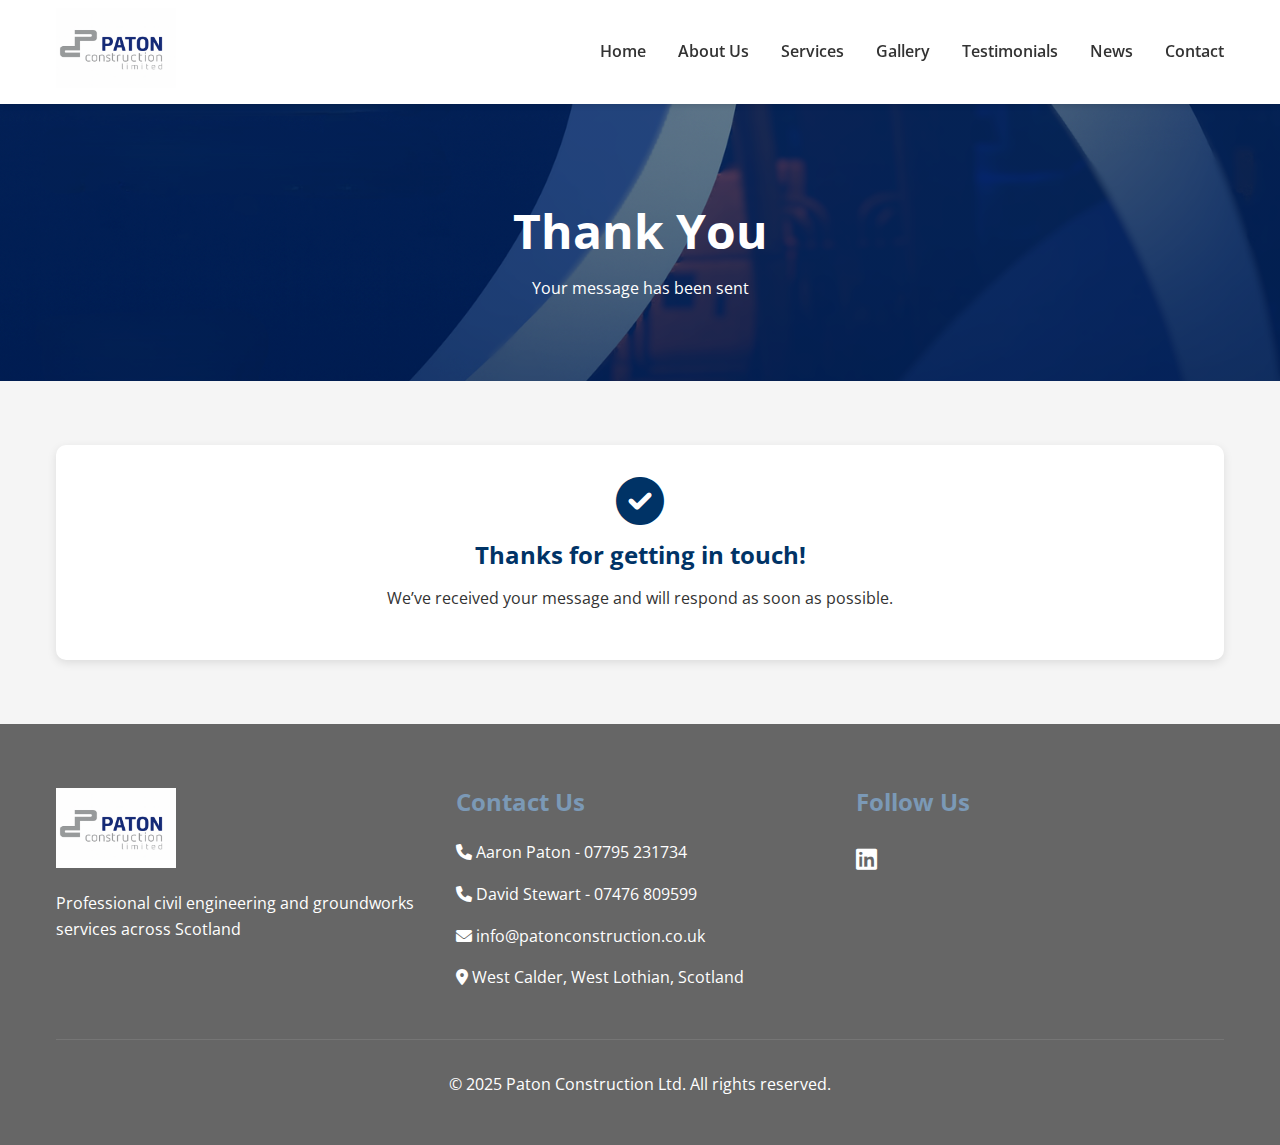
<file: thanks.html>
<!DOCTYPE html>
<html lang="en">
<head>
    <meta charset="UTF-8">
    <meta name="viewport" content="width=device-width, initial-scale=1.0">
    <meta name="description" content="Thank you for contacting Paton Construction Ltd">
    <title>Thank You | Paton Construction Ltd</title>

    <!-- Favicon -->
    <link rel="icon" type="image/png" href="Images/Logo.png">

    <!-- Google Fonts -->
    <link rel="preconnect" href="https://fonts.googleapis.com">
    <link rel="preconnect" href="https://fonts.gstatic.com" crossorigin>
    <link href="https://fonts.googleapis.com/css2?family=Open+Sans:wght@400;600;700&display=swap" rel="stylesheet">

    <!-- Font Awesome -->
    <link rel="stylesheet" href="https://cdnjs.cloudflare.com/ajax/libs/font-awesome/6.0.0/css/all.min.css">

    <!-- Custom CSS -->
    <link rel="stylesheet" href="css/styles.css">
</head>
<body>
    <!-- Navigation -->
    <nav class="navbar">
        <div class="container">
            <a href="index.html" class="logo">
                <img src="Images/Logo.png" alt="Paton Construction Ltd Logo">
            </a>
            <button class="nav-toggle" aria-label="Toggle Navigation">
                <span class="hamburger"></span>
            </button>
            <ul class="nav-menu">
                <li><a href="index.html">Home</a></li>
                <li><a href="about.html">About Us</a></li>
                <li><a href="services.html">Services</a></li>
                <li><a href="gallery.html">Gallery</a></li>
                <li><a href="testimonials.html">Testimonials</a></li>
                <li><a href="news.html">News</a></li>
                <li><a href="contact.html">Contact</a></li>
            </ul>
        </div>
    </nav>

    <!-- Page Header -->
    <header class="page-header">
        <div class="container">
            <h1>Thank You</h1>
            <p>Your message has been sent</p>
        </div>
    </header>

    <!-- Thank You Content -->
    <section class="contact-info">
        <div class="container">
            <div class="info-grid">
                <div class="info-card" style="grid-column: 1 / -1; text-align: center;">
                    <i class="fas fa-check-circle" style="font-size: 3rem; color: var(--color-primary);"></i>
                    <h3>Thanks for getting in touch!</h3>
                    <p>We’ve received your message and will respond as soon as possible.</p>
                </div>
            </div>
        </div>
    </section>

    <!-- Footer -->
    <footer class="footer">
        <div class="container">
            <div class="footer-grid">
                <div class="footer-info">
                    <img src="Images/Logo.png" alt="Paton Construction Ltd Logo" class="footer-logo">
                    <p>Professional civil engineering and groundworks services across Scotland</p>
                </div>
                <div class="footer-contact">
                    <h3>Contact Us</h3>
                    <p><i class="fas fa-phone"></i> <a href="tel:07795231734">Aaron Paton - 07795 231734</a></p>
                    <p><i class="fas fa-phone"></i> <a href="tel:07476809599">David Stewart - 07476 809599</a></p>                    <p><i class="fas fa-envelope"></i> <a href="mailto:d.paton@patonconstruction.co.uk">info@patonconstruction.co.uk</a></p>
                    <p><i class="fas fa-map-marker-alt"></i> West Calder, West Lothian, Scotland</p>
                </div>
                <div class="footer-social">
                    <h3>Follow Us</h3>
                    <div class="social-links">
                        <a href="https://www.linkedin.com/in/paton-construction-ltd-36437b37a/?utm_source=share&utm_campaign=share_via&utm_content=profile&utm_medium=ios_app" target="_blank" rel="noopener noreferrer"><i class="fab fa-linkedin"></i></a>
                    </div>
                </div>
            </div>
            <div class="footer-bottom">
                <p>&copy; 2025 Paton Construction Ltd. All rights reserved.</p>
            </div>
        </div>
    </footer>

    <!-- JavaScript -->
    <script src="js/main.js"></script>
</body>
</html>
</file>
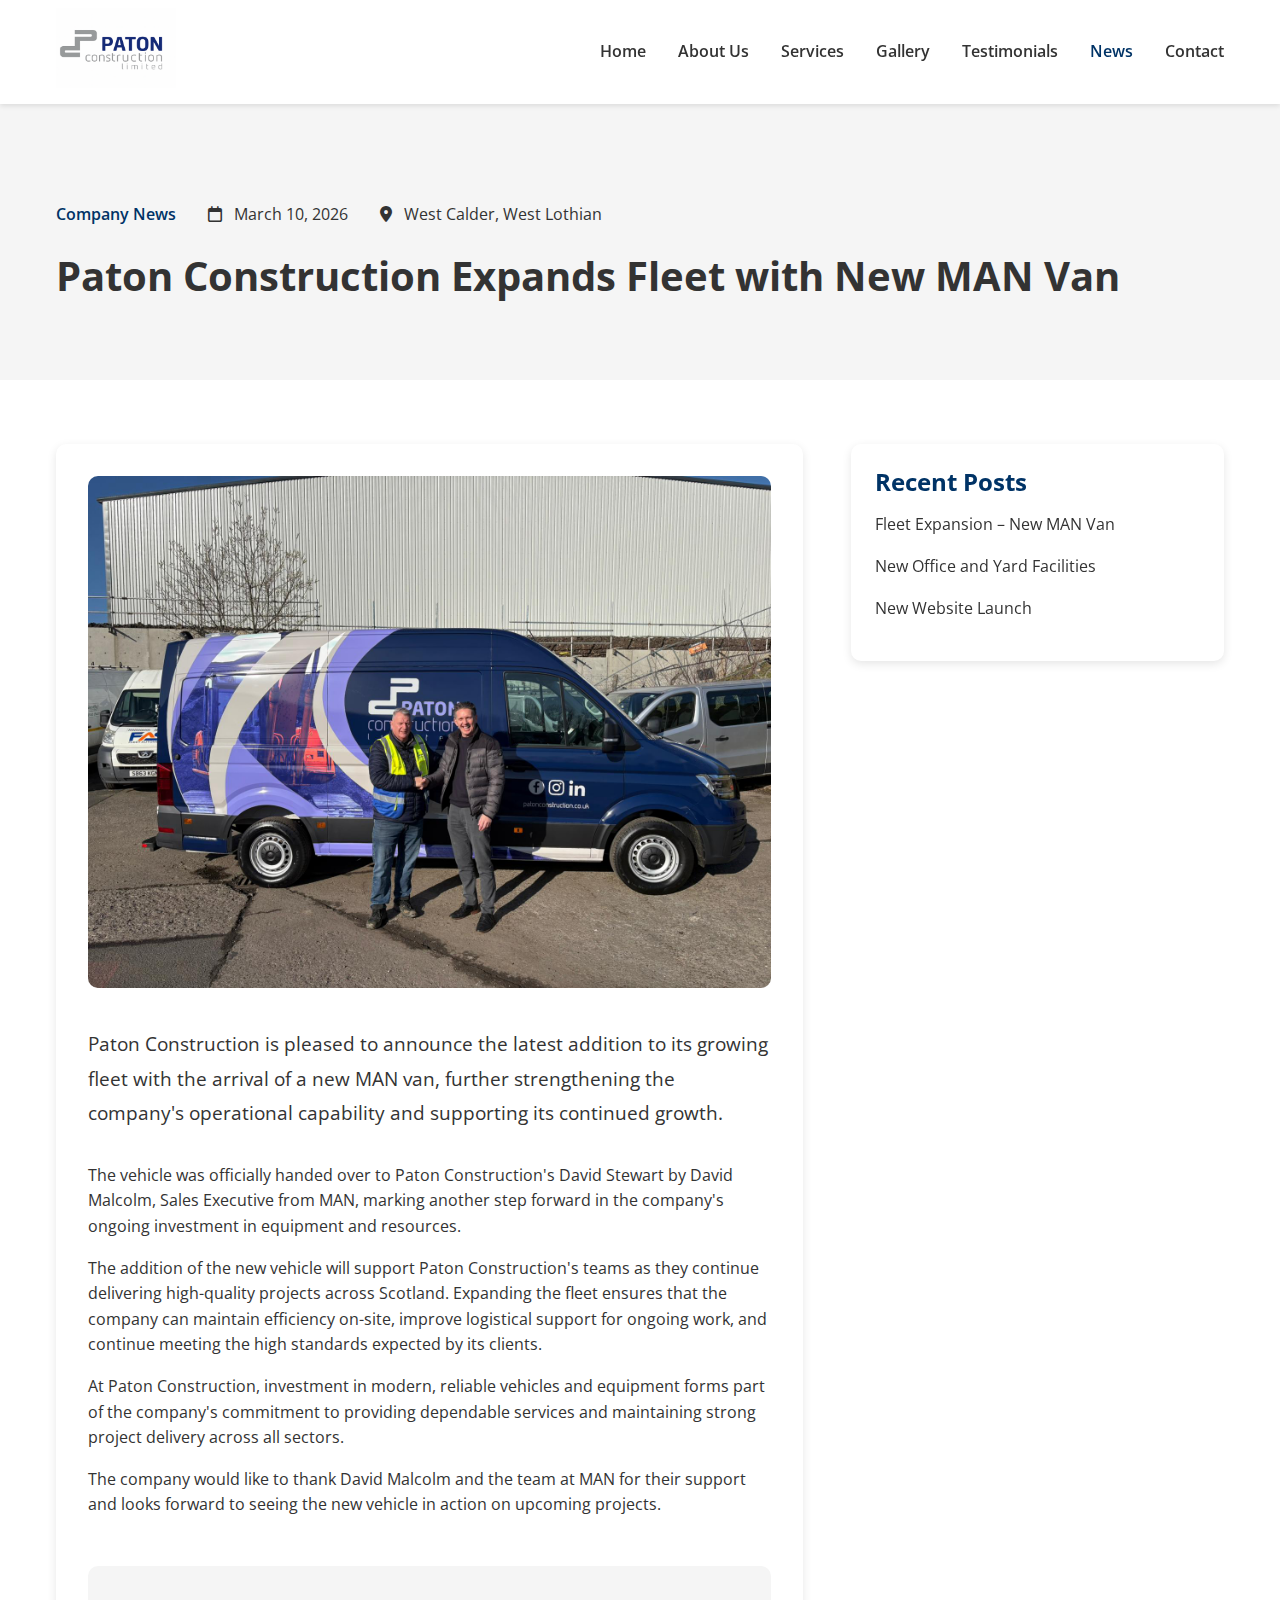
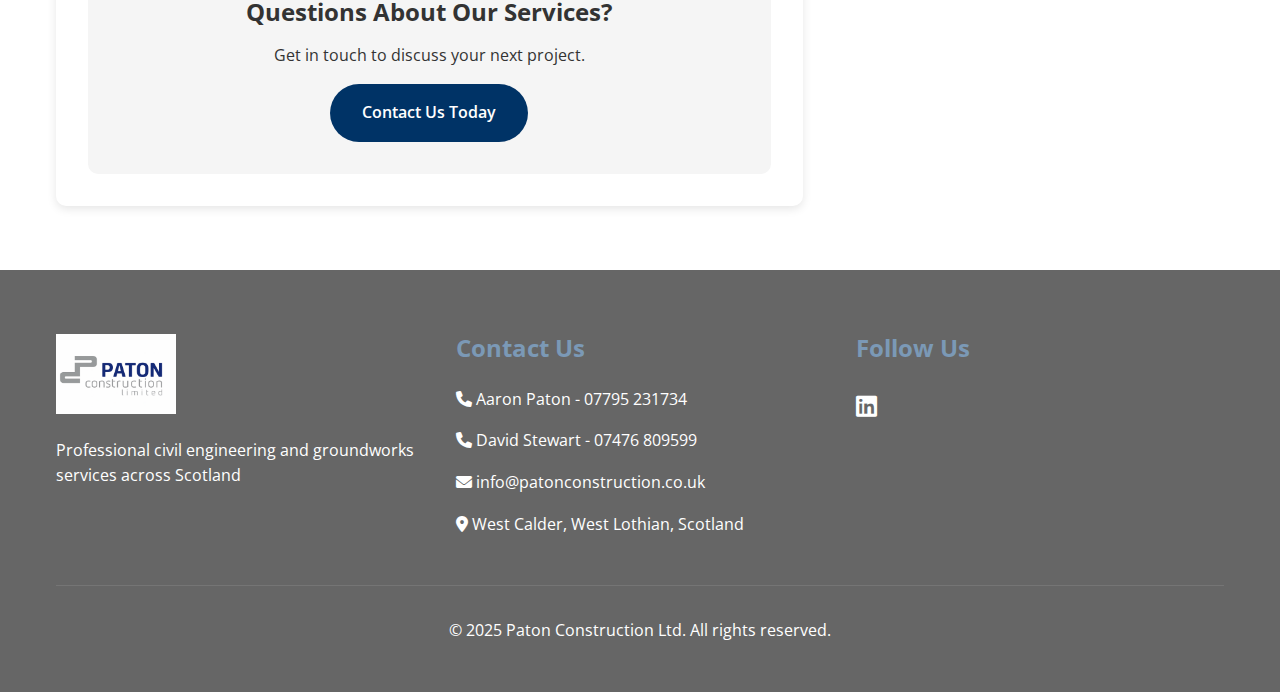
<file: news/fleet-expansion.html>
<!DOCTYPE html>
<html lang="en">
<head>
    <meta charset="UTF-8">
    <meta name="viewport" content="width=device-width, initial-scale=1.0">
    <meta name="description" content="Paton Construction expands its fleet with a new MAN van, handed over to David Stewart by David Malcolm from MAN">
    <title>Fleet Expansion – New MAN Van | Paton Construction Ltd News</title>
    
    <!-- Favicon -->
    <link rel="icon" type="image/png" href="../Images/Logo.png">
    
    <!-- Open Graph Meta Tags -->
    <meta property="og:title" content="Paton Construction Expands Fleet with New MAN Van">
    <meta property="og:description" content="Latest addition to the fleet strengthens operational capability and supports continued growth">
    <meta property="og:image" content="../Images/IMG-20260310-WA0004.jpg">
    <meta property="og:type" content="article">
    
    <!-- Google Fonts -->
    <link rel="preconnect" href="https://fonts.googleapis.com">
    <link rel="preconnect" href="https://fonts.gstatic.com" crossorigin>
    <link href="https://fonts.googleapis.com/css2?family=Open+Sans:wght@400;600;700&display=swap" rel="stylesheet">
    
    <!-- Font Awesome -->
    <link rel="stylesheet" href="https://cdnjs.cloudflare.com/ajax/libs/font-awesome/6.0.0/css/all.min.css">
    
    <!-- Custom CSS -->
    <link rel="stylesheet" href="../css/styles.css">
</head>
<body>
    <!-- Navigation -->
    <nav class="navbar">
        <div class="container">
            <a href="../index.html" class="logo">
                <img src="../Images/Logo.png" alt="Paton Construction Ltd Logo">
            </a>
            <button class="nav-toggle" aria-label="Toggle Navigation">
                <span class="hamburger"></span>
            </button>
            <ul class="nav-menu">
                <li><a href="../index.html">Home</a></li>
                <li><a href="../about.html">About Us</a></li>
                <li><a href="../services.html">Services</a></li>
                <li><a href="../gallery.html">Gallery</a></li>
                <li><a href="../testimonials.html">Testimonials</a></li>
                <li><a href="../news.html" class="active">News</a></li>
                <li><a href="../contact.html">Contact</a></li>
            </ul>
        </div>
    </nav>

    <!-- Article Header -->
    <header class="article-header">
        <div class="container">
            <div class="article-meta">
                <span class="category">Company News</span>
                <span><i class="far fa-calendar"></i> March 10, 2026</span>
                <span><i class="fas fa-map-marker-alt"></i> West Calder, West Lothian</span>
            </div>
            <h1>Paton Construction Expands Fleet with New MAN Van</h1>
        </div>
    </header>

    <!-- Article Content -->
    <section class="article-content">
        <div class="container">
            <div class="article-body">
                <img src="../Images/IMG-20260310-WA0004.jpg" alt="New MAN van handed over to David Stewart by David Malcolm, Sales Executive at MAN" class="article-main-image">

                <p class="lead">Paton Construction is pleased to announce the latest addition to its growing fleet with the arrival of a new MAN van, further strengthening the company's operational capability and supporting its continued growth.</p>

                <p>The vehicle was officially handed over to Paton Construction's David Stewart by David Malcolm, Sales Executive from MAN, marking another step forward in the company's ongoing investment in equipment and resources.</p>

                <p>The addition of the new vehicle will support Paton Construction's teams as they continue delivering high-quality projects across Scotland. Expanding the fleet ensures that the company can maintain efficiency on-site, improve logistical support for ongoing work, and continue meeting the high standards expected by its clients.</p>

                <p>At Paton Construction, investment in modern, reliable vehicles and equipment forms part of the company's commitment to providing dependable services and maintaining strong project delivery across all sectors.</p>

                <p>The company would like to thank David Malcolm and the team at MAN for their support and looks forward to seeing the new vehicle in action on upcoming projects.</p>

                <div class="article-cta">
                    <h3>Questions About Our Services?</h3>
                    <p>Get in touch to discuss your next project.</p>
                    <a href="../contact.html" class="cta-button">Contact Us Today</a>
                </div>
            </div>

            <aside class="article-sidebar">
                <div class="sidebar-section">
                    <h3>Recent Posts</h3>
                    <ul class="recent-posts">
                        <li><a href="fleet-expansion.html" class="active">Fleet Expansion – New MAN Van</a></li>
                        <li><a href="office-expansion.html">New Office and Yard Facilities</a></li>
                        <li><a href="website-launch.html">New Website Launch</a></li>
                    </ul>
                </div>
            </aside>
        </div>
    </section>

    <!-- Footer -->
    <footer class="footer">
        <div class="container">
            <div class="footer-grid">
                <div class="footer-info">
                    <img src="../Images/Logo.png" alt="Paton Construction Ltd Logo" class="footer-logo">
                    <p>Professional civil engineering and groundworks services across Scotland</p>
                </div>
                <div class="footer-contact">
                    <h3>Contact Us</h3>
                    <p><i class="fas fa-phone"></i> <a href="tel:07795231734">Aaron Paton - 07795 231734</a></p>
                    <p><i class="fas fa-phone"></i> <a href="tel:07476809599">David Stewart - 07476 809599</a></p>
                    <p><i class="fas fa-envelope"></i> <a href="mailto:info@patonconstruction.co.uk">info@patonconstruction.co.uk</a></p>
                    <p><i class="fas fa-map-marker-alt"></i> West Calder, West Lothian, Scotland</p>
                </div>
                <div class="footer-social">
                    <h3>Follow Us</h3>
                    <div class="social-links">
                        <a href="https://www.linkedin.com/in/paton-construction-ltd-36437b37a/?utm_source=share&utm_campaign=share_via&utm_content=profile&utm_medium=ios_app" target="_blank" rel="noopener noreferrer"><i class="fab fa-linkedin"></i></a>
                    </div>
                </div>
            </div>
            <div class="footer-bottom">
                <p>&copy; 2025 Paton Construction Ltd. All rights reserved.</p>
            </div>
        </div>
    </footer>

    <!-- JavaScript -->
    <script src="../js/main.js"></script>
</body>
</html>
</file>
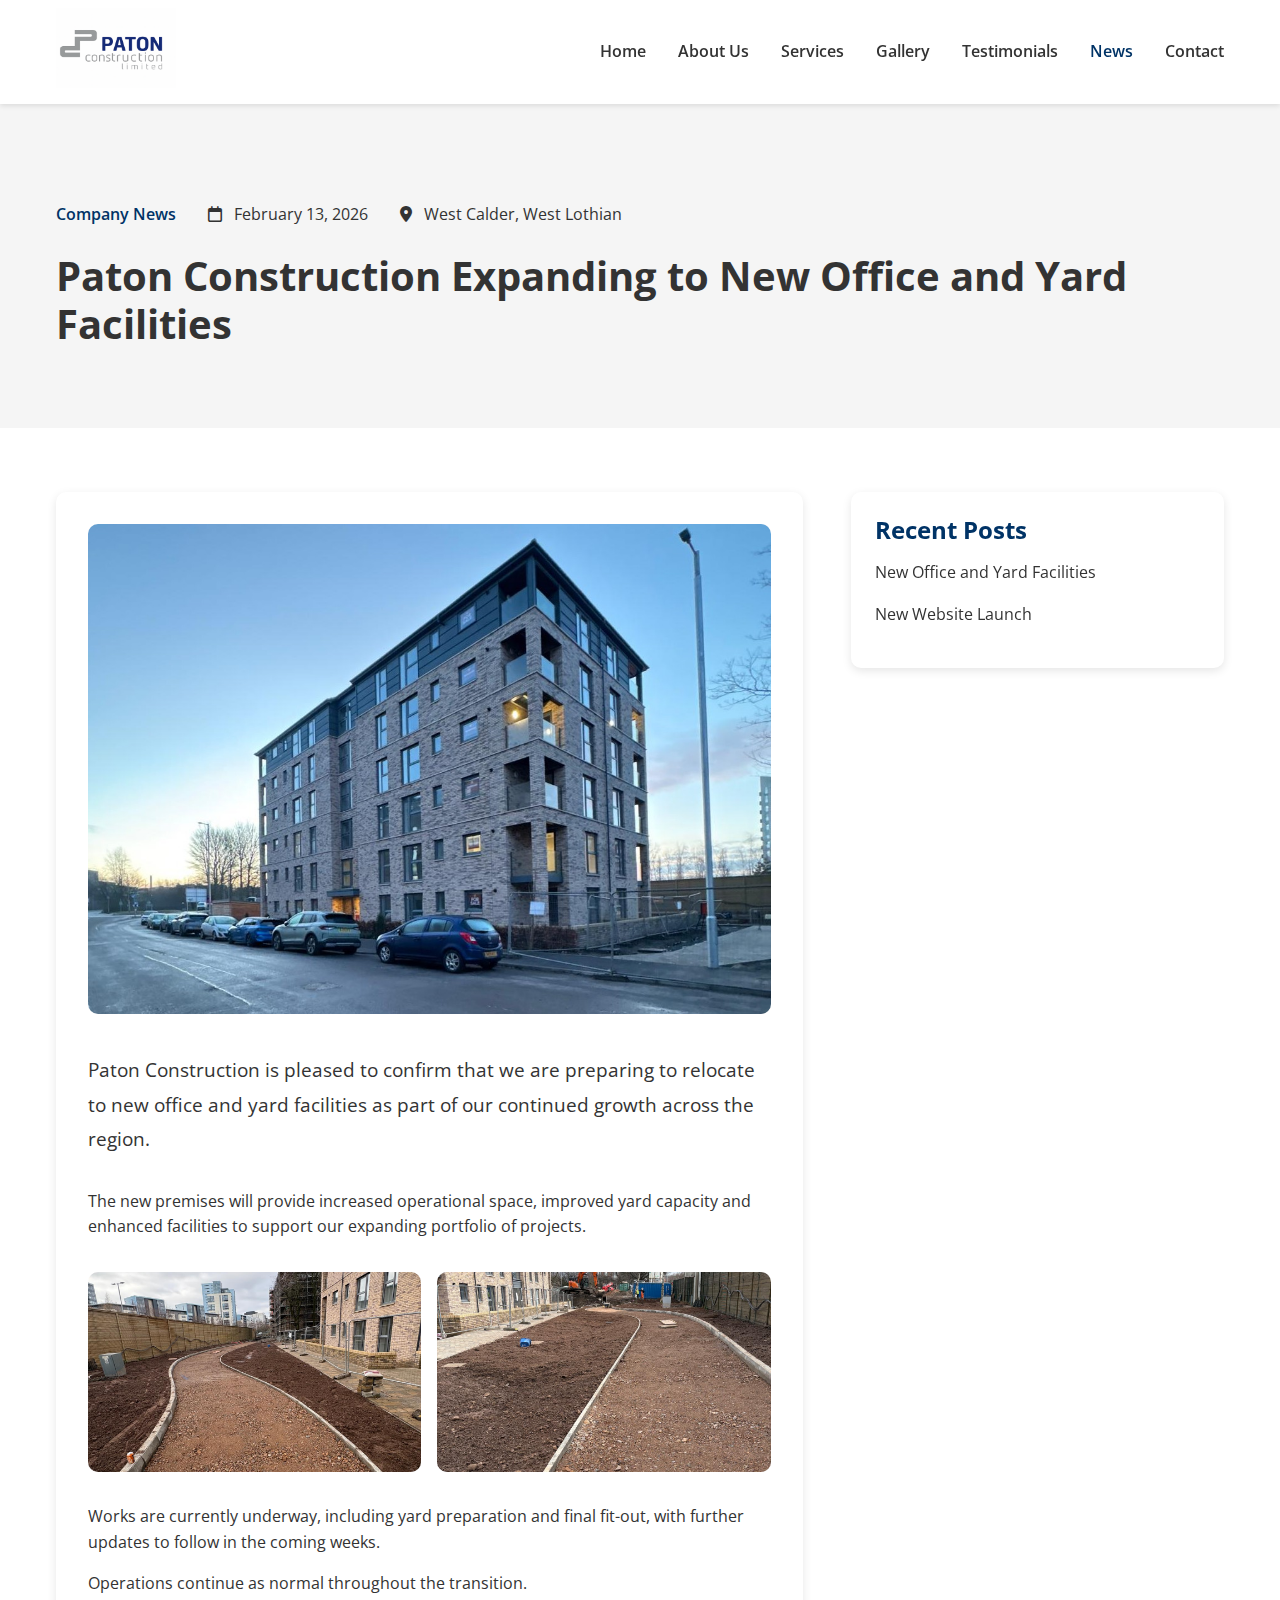
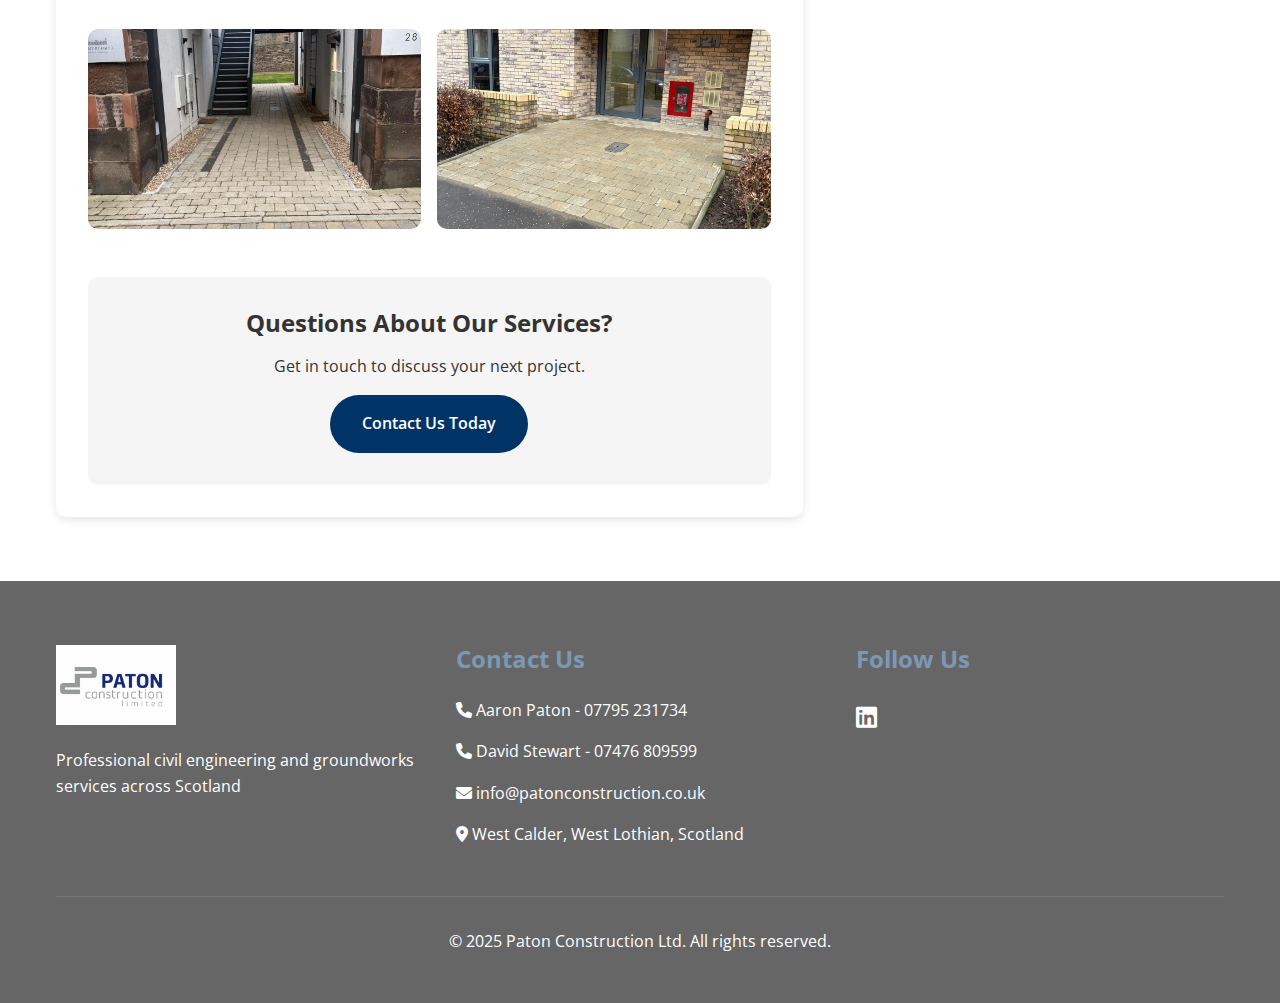
<file: news/office-expansion.html>
<!DOCTYPE html>
<html lang="en">
<head>
    <meta charset="UTF-8">
    <meta name="viewport" content="width=device-width, initial-scale=1.0">
    <meta name="description" content="Paton Construction is relocating to new office and yard facilities as part of continued growth across the region">
    <title>New Office and Yard Facilities | Paton Construction Ltd News</title>
    
    <!-- Favicon -->
    <link rel="icon" type="image/png" href="../Images/Logo.png">
    
    <!-- Open Graph Meta Tags -->
    <meta property="og:title" content="Paton Construction Expanding to New Office and Yard Facilities">
    <meta property="og:description" content="Relocating to new premises with increased operational space, improved yard capacity and enhanced facilities">
    <meta property="og:image" content="../Images/Exterior Dusk Shot.jpg">
    <meta property="og:type" content="article">
    
    <!-- Google Fonts -->
    <link rel="preconnect" href="https://fonts.googleapis.com">
    <link rel="preconnect" href="https://fonts.gstatic.com" crossorigin>
    <link href="https://fonts.googleapis.com/css2?family=Open+Sans:wght@400;600;700&display=swap" rel="stylesheet">
    
    <!-- Font Awesome -->
    <link rel="stylesheet" href="https://cdnjs.cloudflare.com/ajax/libs/font-awesome/6.0.0/css/all.min.css">
    
    <!-- Custom CSS -->
    <link rel="stylesheet" href="../css/styles.css">
</head>
<body>
    <!-- Navigation -->
    <nav class="navbar">
        <div class="container">
            <a href="../index.html" class="logo">
                <img src="../Images/Logo.png" alt="Paton Construction Ltd Logo">
            </a>
            <button class="nav-toggle" aria-label="Toggle Navigation">
                <span class="hamburger"></span>
            </button>
            <ul class="nav-menu">
                <li><a href="../index.html">Home</a></li>
                <li><a href="../about.html">About Us</a></li>
                <li><a href="../services.html">Services</a></li>
                <li><a href="../gallery.html">Gallery</a></li>
                <li><a href="../testimonials.html">Testimonials</a></li>
                <li><a href="../news.html" class="active">News</a></li>
                <li><a href="../contact.html">Contact</a></li>
            </ul>
        </div>
    </nav>

    <!-- Article Header -->
    <header class="article-header">
        <div class="container">
            <div class="article-meta">
                <span class="category">Company News</span>
                <span><i class="far fa-calendar"></i> February 13, 2026</span>
                <span><i class="fas fa-map-marker-alt"></i> West Calder, West Lothian</span>
            </div>
            <h1>Paton Construction Expanding to New Office and Yard Facilities</h1>
        </div>
    </header>

    <!-- Article Content -->
    <section class="article-content">
        <div class="container">
            <div class="article-body">
                <img src="../Images/Exterior Dusk Shot.jpg" alt="New premises exterior at dusk" class="article-main-image">
                
                <p class="lead">Paton Construction is pleased to confirm that we are preparing to relocate to new office and yard facilities as part of our continued growth across the region.</p>

                <p>The new premises will provide increased operational space, improved yard capacity and enhanced facilities to support our expanding portfolio of projects.</p>

                <div class="article-image-grid">
                    <img src="../Images/Yard Groundwork in progress.jpg" alt="Yard groundwork in progress" title="Yard preparation works underway">
                    <img src="../Images/Excavator Shot.jpg" alt="Excavator on site" title="Excavator during site works">
                </div>

                <p>Works are currently underway, including yard preparation and final fit-out, with further updates to follow in the coming weeks.</p>

                <p>Operations continue as normal throughout the transition.</p>

                <div class="article-image-grid">
                    <img src="../Images/Entrance Detail.jpg" alt="Entrance detail of new premises" title="Entrance detail">
                    <img src="../Images/Entrance Detail 2.jpg" alt="Entrance detail of new premises" title="Entrance detail">
                </div>

                <div class="article-cta">
                    <h3>Questions About Our Services?</h3>
                    <p>Get in touch to discuss your next project.</p>
                    <a href="../contact.html" class="cta-button">Contact Us Today</a>
                </div>
            </div>

            <aside class="article-sidebar">
                <div class="sidebar-section">
                    <h3>Recent Posts</h3>
                    <ul class="recent-posts">
                        <li><a href="office-expansion.html" class="active">New Office and Yard Facilities</a></li>
                        <li><a href="website-launch.html">New Website Launch</a></li>
                    </ul>
                </div>
            </aside>
        </div>
    </section>

    <!-- Footer -->
    <footer class="footer">
        <div class="container">
            <div class="footer-grid">
                <div class="footer-info">
                    <img src="../Images/Logo.png" alt="Paton Construction Ltd Logo" class="footer-logo">
                    <p>Professional civil engineering and groundworks services across Scotland</p>
                </div>
                <div class="footer-contact">
                    <h3>Contact Us</h3>
                    <p><i class="fas fa-phone"></i> <a href="tel:07795231734">Aaron Paton - 07795 231734</a></p>
                    <p><i class="fas fa-phone"></i> <a href="tel:07476809599">David Stewart - 07476 809599</a></p>
                    <p><i class="fas fa-envelope"></i> <a href="mailto:info@patonconstruction.co.uk">info@patonconstruction.co.uk</a></p>
                    <p><i class="fas fa-map-marker-alt"></i> West Calder, West Lothian, Scotland</p>
                </div>
                <div class="footer-social">
                    <h3>Follow Us</h3>
                    <div class="social-links">
                        <a href="https://www.linkedin.com/in/paton-construction-ltd-36437b37a/?utm_source=share&utm_campaign=share_via&utm_content=profile&utm_medium=ios_app" target="_blank" rel="noopener noreferrer"><i class="fab fa-linkedin"></i></a>
                    </div>
                </div>
            </div>
            <div class="footer-bottom">
                <p>&copy; 2025 Paton Construction Ltd. All rights reserved.</p>
            </div>
        </div>
    </footer>

    <!-- JavaScript -->
    <script src="../js/main.js"></script>
</body>
</html>
</file>
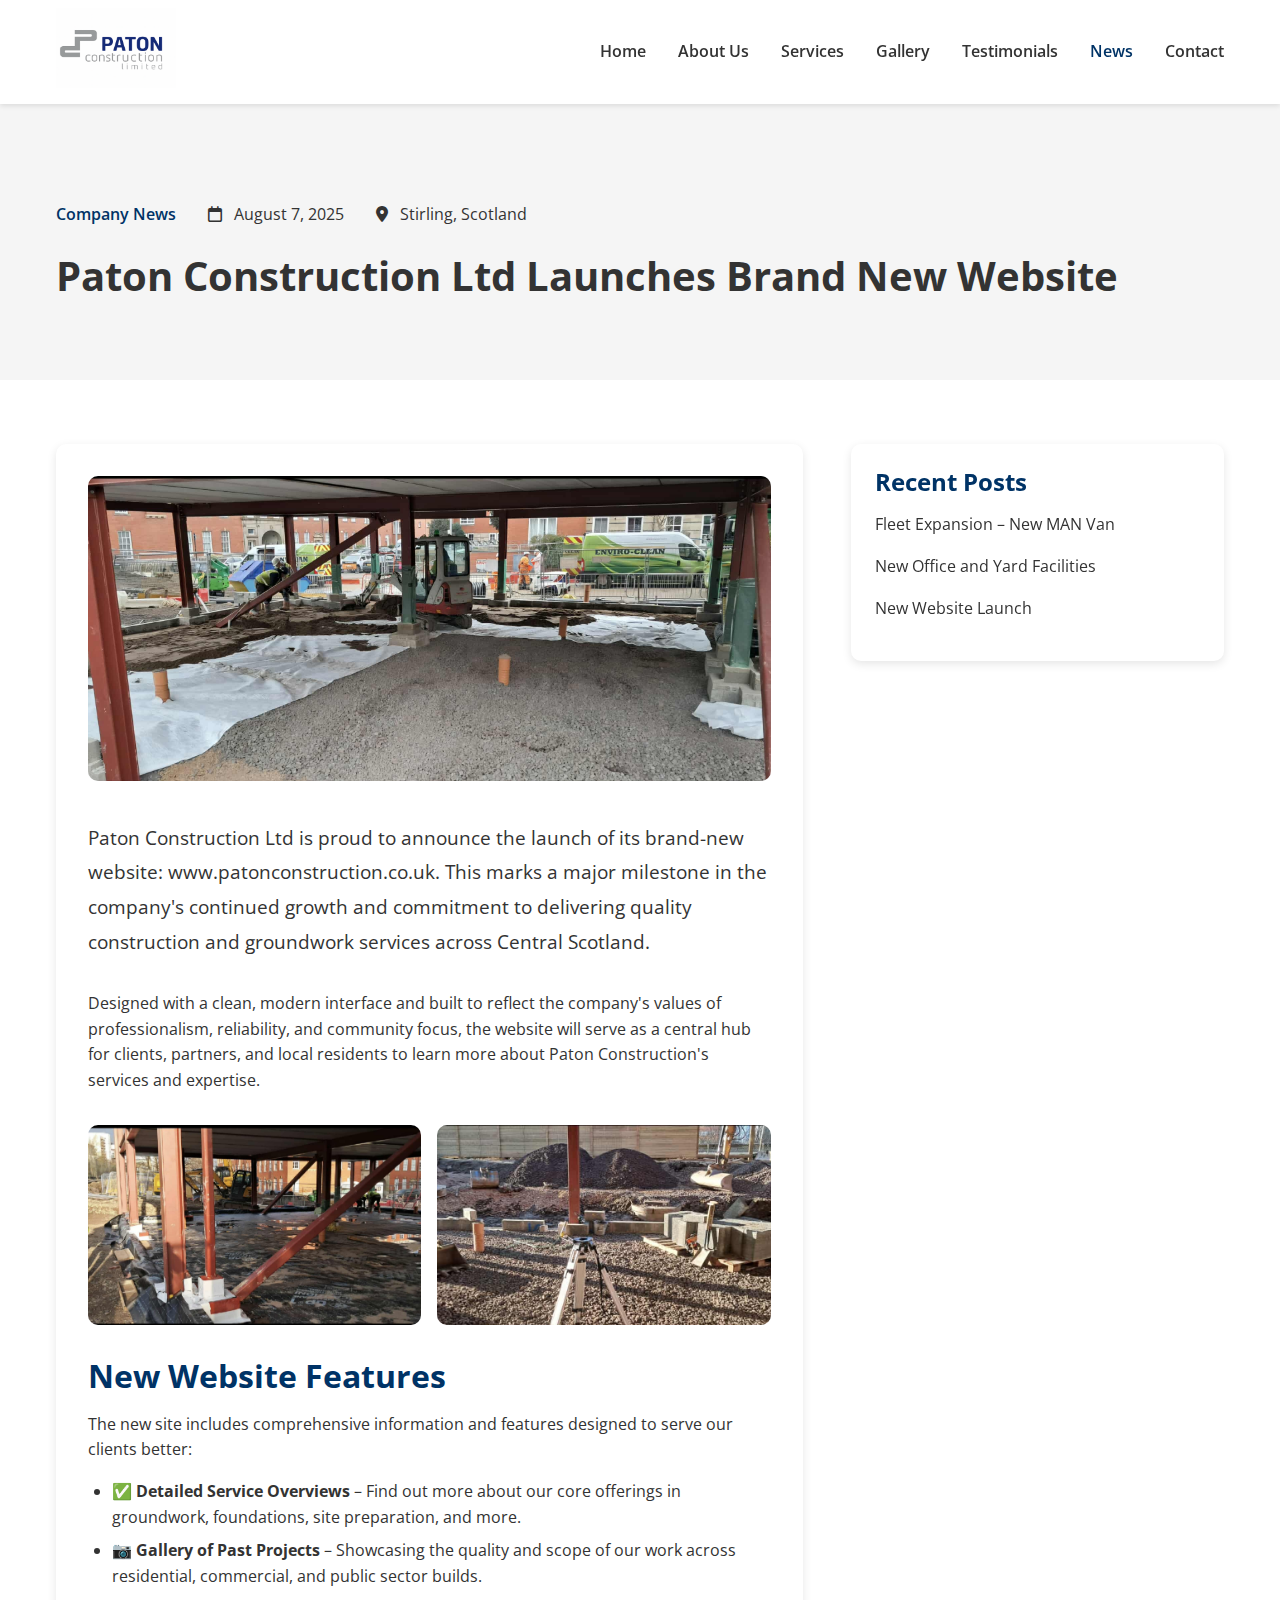
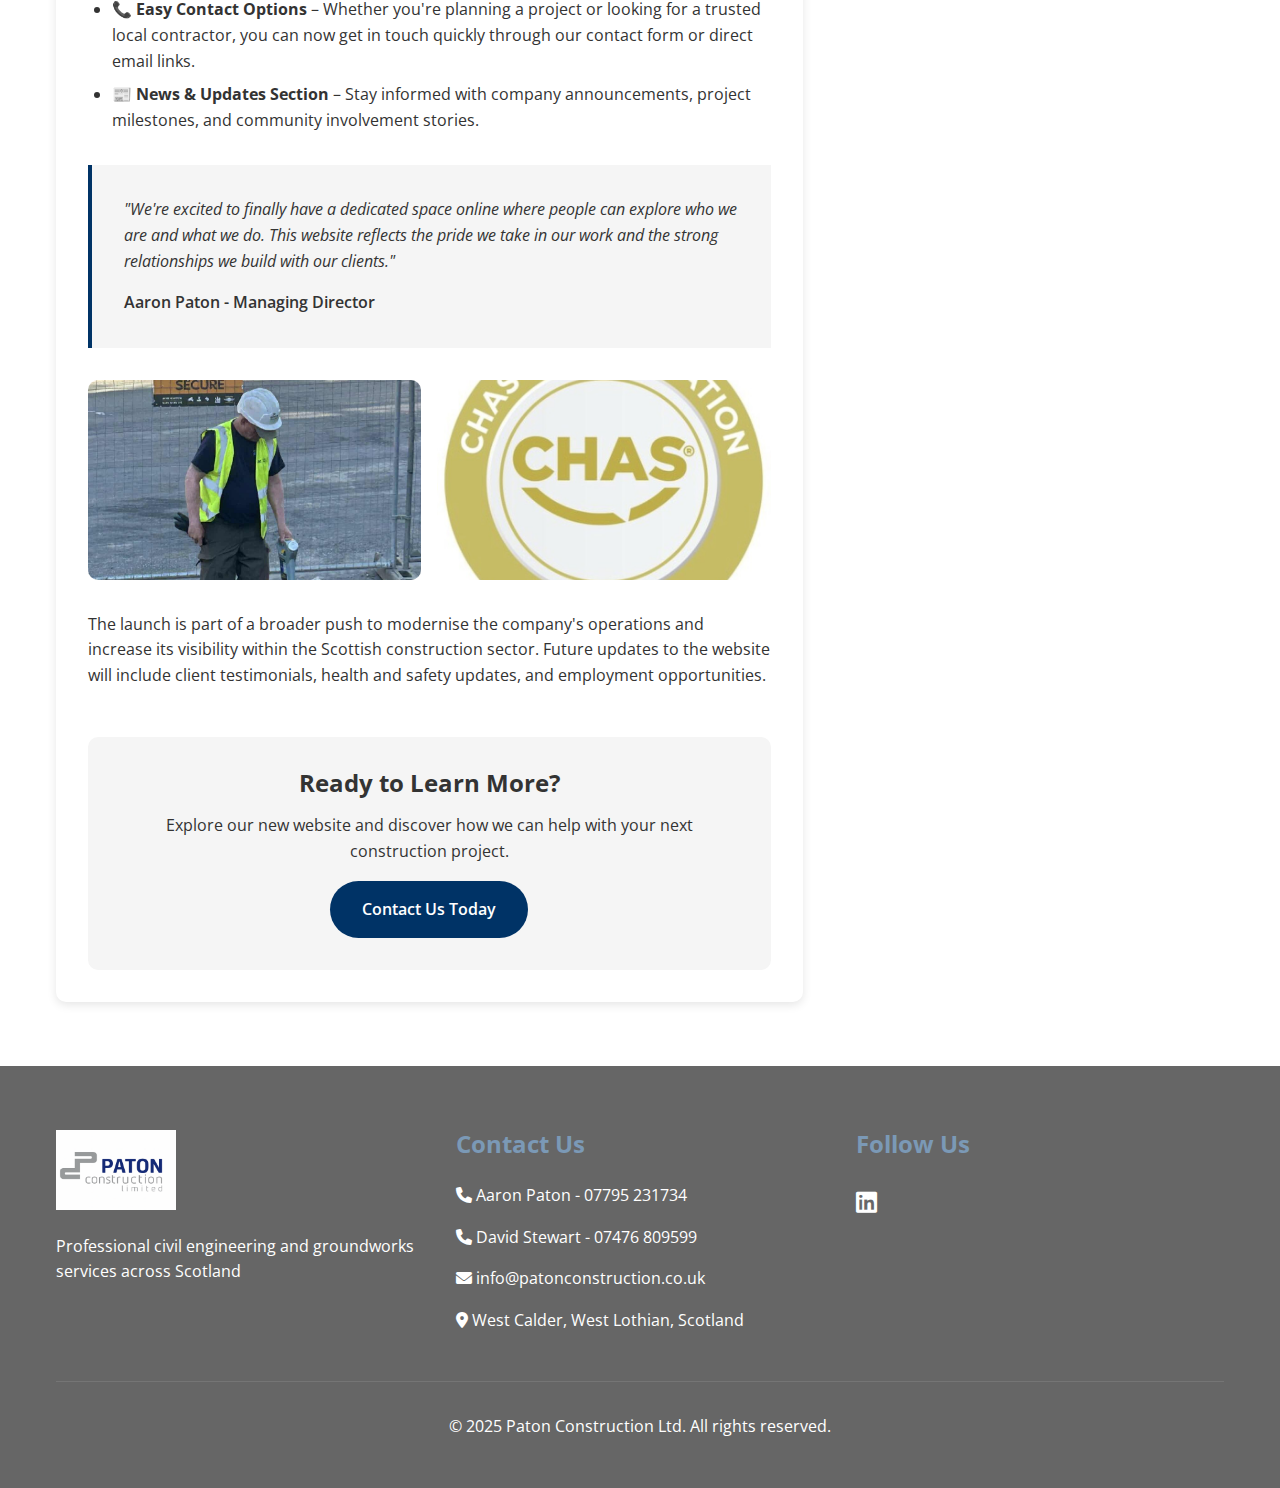
<file: news/website-launch.html>
<!DOCTYPE html>
<html lang="en">
<head>
    <meta charset="UTF-8">
    <meta name="viewport" content="width=device-width, initial-scale=1.0">
    <meta name="description" content="Paton Construction Ltd launches new website, showcasing professional construction and groundwork services across Central Scotland">
    <title>New Website Launch | Paton Construction Ltd News</title>
    
    <!-- Favicon -->
    <link rel="icon" type="image/png" href="../Images/Logo.png">
    
    <!-- Open Graph Meta Tags -->
    <meta property="og:title" content="Paton Construction Ltd Launches New Website">
    <meta property="og:description" content="Explore our new online presence showcasing our construction and groundwork services across Scotland">
    <meta property="og:image" content="../Images/Logo.png">
    <meta property="og:type" content="article">
    
    <!-- Google Fonts -->
    <link rel="preconnect" href="https://fonts.googleapis.com">
    <link rel="preconnect" href="https://fonts.gstatic.com" crossorigin>
    <link href="https://fonts.googleapis.com/css2?family=Open+Sans:wght@400;600;700&display=swap" rel="stylesheet">
    
    <!-- Font Awesome -->
    <link rel="stylesheet" href="https://cdnjs.cloudflare.com/ajax/libs/font-awesome/6.0.0/css/all.min.css">
    
    <!-- Custom CSS -->
    <link rel="stylesheet" href="../css/styles.css">
</head>
<body>
    <!-- Navigation -->
    <nav class="navbar">
        <div class="container">
            <a href="../index.html" class="logo">
                <img src="../Images/Logo.png" alt="Paton Construction Ltd Logo">
            </a>
            <button class="nav-toggle" aria-label="Toggle Navigation">
                <span class="hamburger"></span>
            </button>
            <ul class="nav-menu">
                <li><a href="../index.html">Home</a></li>
                <li><a href="../about.html">About Us</a></li>
                <li><a href="../services.html">Services</a></li>
                <li><a href="../gallery.html">Gallery</a></li>
                <li><a href="../testimonials.html">Testimonials</a></li>
                <li><a href="../news.html" class="active">News</a></li>
                <li><a href="../contact.html">Contact</a></li>
            </ul>
        </div>
    </nav>

    <!-- Article Header -->
    <header class="article-header">
        <div class="container">
            <div class="article-meta">
                <span class="category">Company News</span>
                <span><i class="far fa-calendar"></i> August 7, 2025</span>
                <span><i class="fas fa-map-marker-alt"></i> Stirling, Scotland</span>
            </div>
            <h1>Paton Construction Ltd Launches Brand New Website</h1>
        </div>
    </header>

    <!-- Article Content -->
    <section class="article-content">
        <div class="container">
            <div class="article-body">
                <img src="../Images/Photo21.jpeg" alt="Professional Construction Services" class="article-main-image">
                
                <p class="lead">Paton Construction Ltd is proud to announce the launch of its brand-new website: www.patonconstruction.co.uk. This marks a major milestone in the company's continued growth and commitment to delivering quality construction and groundwork services across Central Scotland.</p>

                <p>Designed with a clean, modern interface and built to reflect the company's values of professionalism, reliability, and community focus, the website will serve as a central hub for clients, partners, and local residents to learn more about Paton Construction's services and expertise.</p>

                <div class="article-image-grid">
                    <img src="../Images/Photo11.jpeg" alt="Expert Groundworks Services" title="Professional groundworks and foundation preparation">
                    <img src="../Images/Photo13.jpeg" alt="Infrastructure Development" title="High-quality road construction and infrastructure">
                </div>

                <h2>New Website Features</h2>
                <p>The new site includes comprehensive information and features designed to serve our clients better:</p>

                <ul>
                    <li><strong>✅ Detailed Service Overviews</strong> – Find out more about our core offerings in groundwork, foundations, site preparation, and more.</li>
                    <li><strong>📷 Gallery of Past Projects</strong> – Showcasing the quality and scope of our work across residential, commercial, and public sector builds.</li>
                    <li><strong>📞 Easy Contact Options</strong> – Whether you're planning a project or looking for a trusted local contractor, you can now get in touch quickly through our contact form or direct email links.</li>
                    <li><strong>📰 News & Updates Section</strong> – Stay informed with company announcements, project milestones, and community involvement stories.</li>
                </ul>

                <blockquote>
                    "We're excited to finally have a dedicated space online where people can explore who we are and what we do. This website reflects the pride we take in our work and the strong relationships we build with our clients."
                    <cite>Aaron Paton - Managing Director</cite>
                </blockquote>

                <div class="article-image-grid">
                    <img src="../Images/Photo5.jpeg" alt="Professional Site Survey" title="Expert utility detection and site assessment">
                    <img src="../Images/ChasElite.jpg" alt="CHAS Elite Certification" class="certification-image" title="CHAS Elite certified contractor">
                </div>

                <p>The launch is part of a broader push to modernise the company's operations and increase its visibility within the Scottish construction sector. Future updates to the website will include client testimonials, health and safety updates, and employment opportunities.</p>

                <div class="article-cta">
                    <h3>Ready to Learn More?</h3>
                    <p>Explore our new website and discover how we can help with your next construction project.</p>
                    <a href="../contact.html" class="cta-button">Contact Us Today</a>
                </div>
            </div>

            <aside class="article-sidebar">
                <div class="sidebar-section">
                    <h3>Recent Posts</h3>
                    <ul class="recent-posts">
                        <li><a href="fleet-expansion.html">Fleet Expansion – New MAN Van</a></li>
                        <li><a href="office-expansion.html">New Office and Yard Facilities</a></li>
                        <li><a href="website-launch.html" class="active">New Website Launch</a></li>
                    </ul>
                </div>
            </aside>
        </div>
    </section>

    <!-- Footer -->
    <footer class="footer">
        <div class="container">
            <div class="footer-grid">
                <div class="footer-info">
                    <img src="../Images/Logo.png" alt="Paton Construction Ltd Logo" class="footer-logo">
                    <p>Professional civil engineering and groundworks services across Scotland</p>
                </div>
                <div class="footer-contact">
                    <h3>Contact Us</h3>
                    <p><i class="fas fa-phone"></i> <a href="tel:07795231734">Aaron Paton - 07795 231734</a></p>
                    <p><i class="fas fa-phone"></i> <a href="tel:07476809599">David Stewart - 07476 809599</a></p>
                    <p><i class="fas fa-envelope"></i> <a href="mailto:info@patonconstruction.co.uk">info@patonconstruction.co.uk</a></p>
                    <p><i class="fas fa-map-marker-alt"></i> West Calder, West Lothian, Scotland</p>
                </div>
                <div class="footer-social">
                    <h3>Follow Us</h3>
                    <div class="social-links">
                        <a href="https://www.linkedin.com/in/paton-construction-ltd-36437b37a/?utm_source=share&utm_campaign=share_via&utm_content=profile&utm_medium=ios_app" target="_blank" rel="noopener noreferrer"><i class="fab fa-linkedin"></i></a>
                    </div>
                </div>
            </div>
            <div class="footer-bottom">
                <p>&copy; 2025 Paton Construction Ltd. All rights reserved.</p>
            </div>
        </div>
    </footer>

    <!-- JavaScript -->
    <script src="../js/main.js"></script>
</body>
</html>
</file>
<file: css/styles.css>
/* Base Styles and Variables */
:root {
    --color-primary: #003366; /* Navy blue */
    --color-secondary: #7B99B6; /* Silvery blue */
    --color-white: #ffffff;
    --color-light: #f5f5f5;
    --color-dark: #333333;
    --font-primary: 'Open Sans', sans-serif;
    --transition: all 0.3s ease;
    --container-width: 1200px;
    --container-padding: 1rem;
}

/* Reset and Base Styles */
* {
    margin: 0;
    padding: 0;
    box-sizing: border-box;
}

body {
    font-family: var(--font-primary);
    line-height: 1.6;
    color: var(--color-dark);
}

.container {
    max-width: var(--container-width);
    margin: 0 auto;
    padding: 0 var(--container-padding);
}

/* Typography */
h1, h2, h3, h4, h5, h6 {
    font-weight: 700;
    line-height: 1.2;
    margin-bottom: 1rem;
}

h1 { font-size: 2.5rem; }
h2 { font-size: 2rem; }
h3 { font-size: 1.5rem; }

p {
    margin-bottom: 1rem;
}

/* Base list styling for standard content lists (e.g., policy pages) */
section ul:not([class]),
section ol:not([class]) {
    margin: 1rem 0 1rem 0;
    padding-left: 1.5rem;
    list-style-position: outside;
}

section ul:not([class]) li,
section ol:not([class]) li {
    margin: 0.5rem 0;
}

/* Navigation */
.navbar {
    background: var(--color-white);
    box-shadow: 0 2px 5px rgba(0,0,0,0.1);
    position: fixed;
    width: 100%;
    top: 0;
    z-index: 1000;
}

.navbar .container {
    display: flex;
    justify-content: space-between;
    align-items: center;
    padding: 1rem;
}

.logo img {
    height: 80px;
    width: auto;
    margin: -8px 0; /* Negative margin to prevent nav bar growth */
}

.nav-menu {
    display: flex;
    list-style: none;
    margin: 0;
    padding: 0;
}

.nav-menu li {
    margin-left: 2rem;
}

.nav-menu a {
    color: var(--color-dark);
    text-decoration: none;
    font-weight: 600;
    transition: var(--transition);
}

.nav-menu a:hover,
.nav-menu a.active {
    color: var(--color-primary);
}

.nav-toggle {
    display: none;
}

/* Hero Section */
.hero {
    background-size: cover;
    background-position: center;
    color: var(--color-white);
    text-align: center;
    padding: 12rem 1rem;
    margin-top: 74px;
    position: relative;
    overflow: hidden;
}

.hero h1 {
    font-size: 3rem;
    margin-bottom: 1.5rem;
}

.hero p {
    font-size: 1.2rem;
    margin-bottom: 2rem;
}

/* Buttons */
.cta-button {
    display: inline-block;
    padding: 1rem 2rem;
    background: var(--color-primary);
    color: var(--color-white);
    text-decoration: none;
    border-radius: 50px;
    font-weight: 600;
    transition: var(--transition);
}

.cta-button:hover {
    background: var(--color-secondary);
    transform: translateY(-2px);
}

/* Sections */
section {
    padding: 4rem 0;
}

.intro {
    background: var(--color-light);
    text-align: center;
}

/* Services Grid */
.services-grid {
    display: grid;
    grid-template-columns: repeat(auto-fit, minmax(300px, 1fr));
    gap: 2rem;
    margin-top: 2rem;
}

.service-card {
    background: var(--color-white);
    border-radius: 10px;
    box-shadow: 0 3px 10px rgba(0,0,0,0.1);
    text-align: center;
    transition: var(--transition);
    overflow: hidden;
}

.service-card:hover {
    transform: translateY(-5px);
}

.service-image {
    width: 100%;
    height: 200px;
    object-fit: cover;
    margin-bottom: 1rem;
}

.service-card h3 {
    padding: 0 1rem;
}

.service-card p {
    padding: 0 1rem;
}

.service-card .learn-more {
    display: inline-block;
    margin: 1rem;
    padding: 0.5rem 1rem;
    color: var(--color-primary);
    text-decoration: none;
    border: 2px solid var(--color-primary);
    border-radius: 25px;
    transition: var(--transition);
}

.service-card .learn-more:hover {
    background: var(--color-primary);
    color: var(--color-white);
}

/* Project Showcase */
.project-showcase {
    background: var(--color-light);
    padding: 4rem 0;
}

.showcase-grid {
    display: grid;
    grid-template-columns: repeat(auto-fit, minmax(250px, 1fr));
    gap: 1.5rem;
    margin-top: 2rem;
}

.showcase-item {
    position: relative;
    border-radius: 10px;
    overflow: hidden;
    aspect-ratio: 4/3;
}

.showcase-image {
    width: 100%;
    height: 100%;
    object-fit: cover;
    transition: transform 0.5s ease;
}

.showcase-image.certification-image {
    object-fit: contain;
    background: white;
    padding: 1rem;
}

.showcase-overlay {
    position: absolute;
    bottom: 0;
    left: 0;
    right: 0;
    background: linear-gradient(transparent, rgba(0,51,102,0.9));
    color: var(--color-white);
    padding: 1.5rem;
    transform: translateY(100%);
    transition: transform 0.3s ease;
}

.showcase-item:hover .showcase-image {
    transform: scale(1.1);
}

.showcase-item:hover .showcase-overlay {
    transform: translateY(0);
}

.showcase-overlay h3 {
    margin-bottom: 0.5rem;
    font-size: 1.2rem;
}

.showcase-overlay p {
    font-size: 0.9rem;
    margin: 0;
}

/* USP Grid */
.usp {
    background: var(--color-light);
}

.usp-grid {
    display: grid;
    grid-template-columns: repeat(auto-fit, minmax(200px, 1fr));
    gap: 2rem;
    margin-top: 2rem;
}

.usp-item {
    text-align: center;
}

.usp-item i {
    font-size: 2rem;
    color: var(--color-primary);
    margin-bottom: 1rem;
}

/* CTA Section */
.cta {
    background: linear-gradient(to right, var(--color-primary), var(--color-secondary));
    color: var(--color-white);
    text-align: center;
}

/* Improve CTA button contrast and spacing on blue bar */
.cta .cta-button {
    background: var(--color-white);
    color: var(--color-primary);
    border: 2px solid var(--color-white);
}

.cta .cta-button:hover {
    background: transparent;
    color: var(--color-white);
    transform: translateY(-2px);
}

/* Add spacing between adjacent CTA buttons anywhere */
.cta-button + .cta-button {
    margin-left: 0.75rem;
}

/* Page Header */
.page-header {
    background: linear-gradient(rgba(0,51,102,0.4), rgba(0,51,102,0.4)), url('../Images/Hero.png');
    background-size: cover;
    background-position: center;
    color: var(--color-white);
    text-align: center;
    padding: 8rem 2rem 4rem;
    margin-top: 74px;
}

.page-header h1 {
    font-size: 3rem;
    margin-bottom: 1rem;
}

/* Company Overview */
.company-overview {
    padding: 4rem 0;
}

.overview-grid {
    display: grid;
    grid-template-columns: 1fr 1fr;
    gap: 3rem;
    align-items: start;
}

.overview-content {
    padding-right: 2rem;
}

.company-values {
    display: grid;
    grid-template-columns: repeat(auto-fit, minmax(200px, 1fr));
    gap: 2rem;
    margin-top: 2rem;
}

.value-item {
    text-align: center;
    padding: 1.5rem;
    background: var(--color-light);
    border-radius: 10px;
    transition: var(--transition);
}

.value-item:hover {
    transform: translateY(-5px);
}

.value-item i {
    font-size: 2rem;
    color: var(--color-primary);
    margin-bottom: 1rem;
}

.rounded-image {
    width: 100%;
    height: 100%;
    object-fit: cover;
    border-radius: 10px;
    box-shadow: 0 5px 15px rgba(0,0,0,0.1);
}

/* Equipment Showcase */
.equipment-showcase {
    background: var(--color-light);
    padding: 4rem 0;
    text-align: center;
}

.equipment-grid {
    display: grid;
    grid-template-columns: repeat(auto-fit, minmax(300px, 1fr));
    gap: 2rem;
    margin-top: 2rem;
}

.equipment-item {
    background: var(--color-white);
    border-radius: 10px;
    overflow: hidden;
    box-shadow: 0 3px 10px rgba(0,0,0,0.1);
    transition: var(--transition);
}

.equipment-item:hover {
    transform: translateY(-5px);
}

.equipment-item img {
    width: 100%;
    height: 250px;
    object-fit: contain;
    background: var(--color-light);
}

.equipment-item h3 {
    margin: 1rem;
}

.equipment-item p {
    margin: 0 1rem 1rem;
    color: var(--color-dark);
}

/* Expertise Section */
.expertise {
    padding: 4rem 0;
}

.expertise-grid {
    display: grid;
    grid-template-columns: 1fr 1fr;
    gap: 3rem;
    align-items: center;
}

.expertise-list {
    display: grid;
    gap: 2rem;
}

.expertise-item {
    display: flex;
    align-items: flex-start;
    gap: 1.5rem;
}

.expertise-item i {
    font-size: 2rem;
    color: var(--color-primary);
}

.expertise-item h3 {
    margin-bottom: 0.5rem;
}

/* Responsive Design for About Page */
@media (max-width: 768px) {
    .page-header {
        padding: 6rem 1rem 3rem;
    }

    .page-header h1 {
        font-size: 2rem;
    }

    .overview-grid,
    .expertise-grid {
        grid-template-columns: 1fr;
        gap: 2rem;
    }

    .overview-content {
        padding-right: 0;
    }

    .overview-image {
        margin-top: 1rem;
    }

    .expertise-image {
        order: -1;
    }
}

/* Services Page Styles */
.services-intro {
    padding: 4rem 0 2rem;
    text-align: center;
}

.lead-text {
    font-size: 1.2rem;
    max-width: 800px;
    margin: 0 auto;
    color: var(--color-dark);
}

.service-detail {
    padding: 4rem 0;
}

.alt-bg {
    background: var(--color-light);
}

.service-content {
    display: grid;
    grid-template-columns: 1fr 1fr;
    gap: 3rem;
    align-items: center;
}

.service-content.reverse {
    direction: rtl;
}

.service-content.reverse .service-text {
    direction: ltr;
}

.service-text {
    padding: 2rem;
}

.service-text h2 {
    margin-bottom: 1.5rem;
    color: var(--color-primary);
}

.service-text h3 {
    margin: 2rem 0 1rem;
}

.benefits-list {
    list-style: none;
    padding: 0;
    margin: 1rem 0;
}

.benefits-list li {
    display: flex;
    align-items: center;
    margin-bottom: 1rem;
}

.benefits-list i {
    color: var(--color-primary);
    margin-right: 1rem;
}

.service-images {
    display: flex;
    flex-direction: column;
    gap: 1rem;
}

.main-image {
    width: 100%;
    height: 300px;
    object-fit: cover;
    border-radius: 10px;
    box-shadow: 0 5px 15px rgba(0,0,0,0.1);
}

.image-grid {
    display: grid;
    grid-template-columns: 1fr 1fr;
    gap: 1rem;
}

.image-grid img {
    width: 100%;
    height: 150px;
    object-fit: cover;
    border-radius: 10px;
    box-shadow: 0 3px 10px rgba(0,0,0,0.1);
}

.image-grid img.certification-image {
    object-fit: contain;
    background: white;
    padding: 1rem;
    height: 200px;
    margin: 0 auto;
    display: block;
}

/* Responsive Design for Services Page */
@media (max-width: 768px) {
    .service-content {
        grid-template-columns: 1fr;
        gap: 2rem;
    }

    .service-content.reverse {
        direction: ltr;
    }

    .service-text {
        padding: 1rem 0;
    }

    .main-image {
        height: 250px;
    }

    .image-grid img {
        height: 120px;
    }
}

/* Gallery Styles */
.gallery-filter {
    padding: 2rem 0;
    background: var(--color-light);
}

.filter-buttons {
    display: flex;
    justify-content: center;
    gap: 1rem;
    flex-wrap: wrap;
}

.filter-btn {
    padding: 0.75rem 1.5rem;
    border: 2px solid var(--color-primary);
    background: transparent;
    color: var(--color-primary);
    border-radius: 25px;
    cursor: pointer;
    font-weight: 600;
    transition: var(--transition);
}

.filter-btn:hover,
.filter-btn.active {
    background: var(--color-primary);
    color: var(--color-white);
}

.gallery-section {
    padding: 4rem 0;
}

.gallery-grid {
    display: grid;
    grid-template-columns: repeat(auto-fill, minmax(300px, 1fr));
    gap: 2rem;
    margin-top: 2rem;
}

.gallery-item {
    position: relative;
    border-radius: 10px;
    overflow: hidden;
    cursor: pointer;
    aspect-ratio: 4/3;
}

.gallery-item img {
    width: 100%;
    height: 100%;
    object-fit: cover;
    transition: transform 0.5s ease;
}

.gallery-item img.certification-image {
    object-fit: contain;
    background: white;
    padding: 1rem;
}

.gallery-item:hover img {
    transform: scale(1.1);
}

.gallery-overlay {
    position: absolute;
    bottom: 0;
    left: 0;
    right: 0;
    background: linear-gradient(transparent, rgba(0,51,102,0.9));
    color: var(--color-white);
    padding: 1.5rem;
    transform: translateY(100%);
    transition: transform 0.3s ease;
}

.gallery-item:hover .gallery-overlay {
    transform: translateY(0);
}

.gallery-overlay h3 {
    margin-bottom: 0.5rem;
    font-size: 1.2rem;
}

.gallery-overlay p {
    font-size: 0.9rem;
    margin: 0;
    opacity: 0.9;
}

/* Lightbox Styles */
.lightbox {
    position: fixed;
    top: 0;
    left: 0;
    width: 100%;
    height: 100%;
    background: rgba(0,0,0,0.9);
    display: none;
    justify-content: center;
    align-items: center;
    z-index: 1000;
}

.lightbox.active {
    display: flex;
}

.lightbox img {
    max-width: 90%;
    max-height: 80vh;
    object-fit: contain;
}

.lightbox-caption {
    position: absolute;
    bottom: 20px;
    left: 50%;
    transform: translateX(-50%);
    color: var(--color-white);
    text-align: center;
    padding: 1rem;
    background: rgba(0,0,0,0.5);
    border-radius: 5px;
    max-width: 80%;
}

.lightbox-btn {
    position: absolute;
    background: transparent;
    border: none;
    color: var(--color-white);
    font-size: 2rem;
    cursor: pointer;
    padding: 1rem;
    transition: var(--transition);
}

.lightbox-btn:hover {
    color: var(--color-secondary);
}

.lightbox-btn.prev {
    left: 20px;
    top: 50%;
    transform: translateY(-50%);
}

.lightbox-btn.next {
    right: 20px;
    top: 50%;
    transform: translateY(-50%);
}

.lightbox-btn.close {
    top: 20px;
    right: 20px;
}

/* Responsive Gallery */
@media (max-width: 768px) {
    .gallery-grid {
        grid-template-columns: repeat(auto-fill, minmax(250px, 1fr));
        gap: 1rem;
    }

    .filter-buttons {
        flex-direction: column;
        align-items: center;
    }

    .filter-btn {
        width: 100%;
        max-width: 300px;
        text-align: center;
    }

    .lightbox-btn {
        font-size: 1.5rem;
    }

    .lightbox-btn.prev {
        left: 10px;
    }

    .lightbox-btn.next {
        right: 10px;
    }

    .lightbox-caption {
        bottom: 10px;
        padding: 0.5rem;
    }
}

/* Testimonials Styles */
.testimonials-section {
    padding: 4rem 0;
    background: var(--color-light);
}

.testimonials-intro {
    text-align: center;
    max-width: 800px;
    margin: 0 auto 3rem;
    padding: 0 1rem;
}

.testimonials-intro h2 {
    font-size: 2rem;
    color: var(--color-primary);
    margin-bottom: 1rem;
    font-weight: 700;
}

.testimonials-intro p {
    font-size: 1.1rem;
    color: var(--color-dark);
    opacity: 0.8;
    line-height: 1.6;
}

.testimonials-grid {
    display: grid;
    grid-template-columns: repeat(2, 1fr);
    gap: 1.75rem;
    max-width: 1200px;
    margin: 0 auto;
    align-items: start;
    align-content: start;
}

/* Align tags horizontally across columns */
.testimonials-grid .testimonial-card:nth-child(1) .project-tag,
.testimonials-grid .testimonial-card:nth-child(2) .project-tag {
    margin-top: 0;
}

/* Alternating background colors */
.testimonial-card:nth-child(odd) {
    background: #ffffff;
}

.testimonial-card:nth-child(even) {
    background: #fafbfc;
}

.testimonial-card {
    border-radius: 12px;
    box-shadow: 0 4px 16px rgba(0, 0, 0, 0.06);
    transition: transform 0.15s ease, box-shadow 0.15s ease;
    display: flex;
    flex-direction: column;
    overflow: hidden;
    position: relative;
}

.testimonial-card:hover {
    transform: translateY(-2px);
    box-shadow: 0 6px 20px rgba(0, 0, 0, 0.08);
}

.testimonial-card-thumbnail {
    position: absolute;
    top: 1rem;
    right: 1rem;
    width: 50px;
    height: 50px;
    border-radius: 8px;
    overflow: hidden;
    z-index: 2;
    box-shadow: 0 2px 8px rgba(0, 0, 0, 0.1);
}

.testimonial-card-thumbnail img {
    width: 100%;
    height: 100%;
    object-fit: cover;
}

/* Watermark quote mark - softer, larger */
.testimonial-card-body::before {
    content: '"';
    position: absolute;
    top: 0.5rem;
    left: 1.5rem;
    font-size: 10rem;
    font-family: Georgia, serif;
    color: rgba(0, 0, 0, 0.025);
    line-height: 1;
    z-index: 0;
    pointer-events: none;
}

.testimonial-card-body {
    padding: 1.875rem 2rem 1.5rem;
    flex-grow: 1;
    display: flex;
    flex-direction: column;
    position: relative;
    max-width: 100%;
    margin: 0 auto;
}

@media (min-width: 1400px) {
    .testimonials-grid {
        max-width: 1100px;
    }
    
    .testimonial-card-body {
        padding: 1.75rem 1.875rem 1.375rem;
    }
}

.project-tag {
    font-size: 0.875rem;
    color: var(--color-primary);
    font-weight: 700;
    margin-bottom: 1.5rem;
    z-index: 1;
    position: relative;
    background: #f6f7f9;
    padding: 0.5rem 0.875rem;
    border-radius: 20px;
    display: inline-block;
    width: fit-content;
}

.testimonial-card-body blockquote {
    background: none;
    border-left: 2px solid rgba(32, 50, 99, 0.5);
    padding-left: 1rem;
    margin: 0;
    line-height: 1.55;
    font-size: 1rem;
    color: #333;
    flex-grow: 1;
    z-index: 1;
    position: relative;
}

.testimonial-card-body blockquote .quote-first {
    font-style: italic;
    font-weight: 300;
    color: rgba(0, 0, 0, 0.75);
    margin-bottom: 1rem;
}

.testimonial-card-body blockquote p:not(.quote-first) {
    margin-bottom: 0;
    font-style: normal;
    color: #333;
}

.testimonial-card-footer {
    padding: 0.625rem 2rem 1rem;
    border-top: 1px solid #e8e8e8;
    background: transparent;
    margin-top: 1rem;
    padding-top: 0.625rem;
}

.testimonial-author-horizontal {
    display: flex;
    align-items: center;
    gap: 0.75rem;
    margin-bottom: 0.5rem;
    flex-wrap: wrap;
}

.author-details {
    display: flex;
    align-items: center;
    gap: 0.5rem;
    flex-wrap: wrap;
    flex: 1;
}

.author-name {
    color: #1a365d;
    font-weight: 700;
    font-size: 1rem;
}

.author-separator {
    color: rgba(0, 0, 0, 0.3);
}

.company-name-text {
    color: var(--color-dark);
    opacity: 0.85;
    font-size: 0.95rem;
    font-weight: 500;
}

.company-logo {
    max-height: 28px;
    max-width: 100px;
    object-fit: contain;
    display: inline-block;
    vertical-align: middle;
}

.company-logo.cala-logo {
    background-color: #000000;
    padding: 0.25rem 0.5rem;
    border-radius: 4px;
}

.testimonial-location {
    color: rgba(0, 0, 0, 0.5);
    font-size: 0.85rem;
    display: flex;
    align-items: center;
    gap: 0.4rem;
    margin-top: 0.5rem;
}

.testimonial-location i {
    font-size: 0.75rem;
}

/* Responsive Testimonials Grid */
@media (max-width: 768px) {
    .testimonials-section {
        padding: 2.5rem 0;
    }
    
    .testimonials-intro {
        margin-bottom: 2rem;
        padding: 0 1rem;
    }
    
    .testimonials-intro h2 {
        font-size: 1.5rem;
    }
    
    .testimonials-intro p {
        font-size: 1rem;
    }
    
    .testimonials-grid {
        grid-template-columns: 1fr;
        gap: 1.25rem;
        padding: 0 1rem;
    }
    
    .testimonial-card {
        margin: 0;
        box-shadow: 0 2px 8px rgba(0, 0, 0, 0.05);
        max-width: 100%;
    }
    
    .testimonial-card-thumbnail {
        width: 45px;
        height: 45px;
        top: 0.875rem;
        right: 0.875rem;
    }
    
    .testimonial-card-body {
        padding: 1.125rem 1.125rem 0.875rem;
        max-width: 95%;
        margin: 0 auto;
    }
    
    .testimonial-card-body::before {
        font-size: 7rem;
        top: 0.5rem;
        left: 1rem;
    }
    
    .testimonial-card-body blockquote {
        font-size: 0.95rem;
        line-height: 1.6;
        padding-left: 0.875rem;
        max-width: 100%;
    }
    
    .project-tag {
        font-size: 0.8rem;
        margin-bottom: 1.25rem;
        padding: 0.4rem 0.75rem;
    }
    
    .testimonial-card-footer {
        padding: 0.5rem 1.125rem 0.875rem;
        margin-top: 0.875rem;
        padding-top: 0.5rem;
    }
    
    .testimonial-author-horizontal {
        gap: 0.625rem;
        margin-bottom: 0.375rem;
    }
    
    .author-name {
        font-size: 0.95rem;
    }
    
    .company-logo {
        max-height: 18px;
        max-width: 70px;
    }
    
    .company-name-text {
        font-size: 0.875rem;
    }
    
    .testimonial-location {
        font-size: 0.8rem;
        margin-top: 0.375rem;
    }
}

@media (min-width: 769px) and (max-width: 1024px) {
    .testimonials-grid {
        grid-template-columns: repeat(2, 1fr);
        gap: 1.75rem;
    }
}

@media (min-width: 1025px) {
    .testimonials-grid {
        grid-template-columns: repeat(2, 1fr);
        gap: 2rem;
    }
}

.carousel-btn {
    position: absolute;
    top: 50%;
    transform: translateY(-50%);
    background: var(--color-primary);
    color: var(--color-white);
    width: 40px;
    height: 40px;
    border: none;
    border-radius: 50%;
    cursor: pointer;
    transition: var(--transition);
    z-index: 10;
    display: flex;
    align-items: center;
    justify-content: center;
}

.carousel-btn:hover {
    background: var(--color-secondary);
}

.carousel-btn.prev {
    left: -20px;
}

.carousel-btn.next {
    right: -20px;
}

.carousel-dots {
    display: flex;
    justify-content: center;
    gap: 0.5rem;
    margin-top: 2rem;
}

.carousel-dot {
    width: 12px;
    height: 12px;
    border-radius: 50%;
    background: var(--color-secondary);
    border: none;
    cursor: pointer;
    transition: var(--transition);
    padding: 0;
}

.carousel-dot.active {
    background: var(--color-primary);
    transform: scale(1.2);
}

.carousel-dot {
    width: 12px;
    height: 12px;
    border: none;
    border-radius: 50%;
    background: var(--color-secondary);
    opacity: 0.5;
    cursor: pointer;
    transition: var(--transition);
}

.carousel-dot.active {
    opacity: 1;
    background: var(--color-primary);
}

/* Carousel functionality - slides are positioned absolutely for transitions */

.submit-testimonial {
    padding: 4rem 0;
    text-align: center;
}

.testimonial-cta {
    margin-top: 2rem;
}

/* Responsive Testimonials */
@media (max-width: 768px) {
    .testimonial-content {
        padding: 2rem;
    }

    .carousel-btn {
        width: 35px;
        height: 35px;
    }

    .carousel-btn.prev {
        left: 0;
    }

    .carousel-btn.next {
        right: 0;
    }

    .testimonial-carousel {
        padding: 2rem;
    }
}

/* News Styles */
.news-section {
    padding: 4rem 0;
}

.news-grid {
    display: grid;
    gap: 2rem;
    margin-bottom: 3rem;
}

.news-item {
    background: var(--color-white);
    border-radius: 10px;
    overflow: hidden;
    box-shadow: 0 3px 10px rgba(0,0,0,0.1);
    transition: var(--transition);
}

.news-item:hover {
    transform: translateY(-5px);
}

.news-item.featured {
    grid-column: 1 / -1;
    display: grid;
    grid-template-columns: 1.5fr 1fr;
}

.news-image {
    position: relative;
    height: 250px;
}

.news-item.featured .news-image {
    height: 100%;
}

.news-image img {
    width: 100%;
    height: 100%;
    object-fit: cover;
}

.news-category {
    position: absolute;
    top: 1rem;
    left: 1rem;
    background: var(--color-primary);
    color: var(--color-white);
    padding: 0.5rem 1rem;
    border-radius: 25px;
    font-size: 0.9rem;
}

.news-content {
    padding: 2rem;
}

.news-meta {
    display: flex;
    gap: 1.5rem;
    margin-bottom: 1rem;
    font-size: 0.9rem;
    color: var(--color-dark);
    opacity: 0.8;
}

.news-meta i {
    margin-right: 0.5rem;
}

.news-item h2 {
    font-size: 1.8rem;
    margin-bottom: 1rem;
}

.news-item h3 {
    font-size: 1.4rem;
    margin-bottom: 1rem;
}

.news-item p {
    margin-bottom: 1.5rem;
    line-height: 1.6;
}

.read-more {
    color: var(--color-primary);
    text-decoration: none;
    font-weight: 600;
    display: inline-flex;
    align-items: center;
    gap: 0.5rem;
    transition: var(--transition);
}

.read-more:hover {
    color: var(--color-secondary);
}

/* Pagination */
.pagination {
    display: flex;
    justify-content: center;
    gap: 0.5rem;
    margin-top: 3rem;
}

.pagination a {
    display: inline-flex;
    align-items: center;
    justify-content: center;
    width: 40px;
    height: 40px;
    border: 2px solid var(--color-primary);
    border-radius: 50%;
    color: var(--color-primary);
    text-decoration: none;
    transition: var(--transition);
}

.pagination a.next {
    width: auto;
    padding: 0 1.5rem;
    border-radius: 20px;
    gap: 0.5rem;
}

.pagination a:hover,
.pagination a.active {
    background: var(--color-primary);
    color: var(--color-white);
}

/* Article Styles */
.article-header {
    background: var(--color-light);
    padding: 8rem 0 4rem;
    margin-top: 74px;
}

.article-meta {
    display: flex;
    gap: 2rem;
    margin-bottom: 1.5rem;
    font-size: 1rem;
    color: var(--color-dark);
}

.article-meta .category {
    color: var(--color-primary);
    font-weight: 600;
}

.article-meta i {
    margin-right: 0.5rem;
}

.article-content {
    padding: 4rem 0;
}

.article-content .container {
    display: grid;
    grid-template-columns: 2fr 1fr;
    gap: 3rem;
}

.article-body {
    background: var(--color-white);
    padding: 2rem;
    border-radius: 10px;
    box-shadow: 0 3px 10px rgba(0,0,0,0.1);
}

.article-main-image {
    width: 100%;
    height: auto;
    border-radius: 10px;
    margin-bottom: 2rem;
}

.article-image-grid {
    display: grid;
    grid-template-columns: 1fr 1fr;
    gap: 1rem;
    margin: 2rem 0;
}

.article-image-grid img {
    width: 100%;
    height: 200px;
    object-fit: cover;
    border-radius: 10px;
}

.lead {
    font-size: 1.2rem;
    line-height: 1.8;
    color: var(--color-dark);
    margin-bottom: 2rem;
}

.article-body h2 {
    margin: 2rem 0 1rem;
    color: var(--color-primary);
}

.article-body ul {
    margin: 1rem 0;
    padding-left: 1.5rem;
}

.article-body li {
    margin-bottom: 0.5rem;
}

blockquote {
    margin: 2rem 0;
    padding: 2rem;
    background: var(--color-light);
    border-left: 4px solid var(--color-primary);
    font-style: italic;
}

blockquote cite {
    display: block;
    margin-top: 1rem;
    font-style: normal;
    font-weight: 600;
}

.article-cta {
    margin-top: 3rem;
    padding: 2rem;
    background: var(--color-light);
    border-radius: 10px;
    text-align: center;
}

.article-sidebar {
    position: sticky;
    top: 100px;
    align-self: start;
}

.sidebar-section {
    background: var(--color-white);
    padding: 1.5rem;
    border-radius: 10px;
    box-shadow: 0 3px 10px rgba(0,0,0,0.1);
    margin-bottom: 2rem;
}

.sidebar-section h3 {
    margin-bottom: 1rem;
    color: var(--color-primary);
}

.recent-posts,
.categories {
    list-style: none;
    padding: 0;
}

.recent-posts li,
.categories li {
    margin-bottom: 1rem;
}

.recent-posts a,
.categories a {
    color: var(--color-dark);
    text-decoration: none;
    transition: var(--transition);
}

.recent-posts a:hover,
.categories a:hover {
    color: var(--color-primary);
}

/* Responsive News & Articles */
@media (max-width: 992px) {
    .news-item.featured {
        grid-template-columns: 1fr;
    }

    .article-content .container {
        grid-template-columns: 1fr;
    }

    .article-sidebar {
        position: static;
    }
}

@media (max-width: 768px) {
    .news-image {
        height: 200px;
    }

    .article-meta {
        flex-direction: column;
        gap: 0.5rem;
    }

    .article-image-grid {
        grid-template-columns: 1fr;
    }

    .pagination a {
        width: 35px;
        height: 35px;
    }
}

/* Contact Page Styles */
.contact-info {
    padding: 4rem 0;
    background: var(--color-light);
}

.info-grid {
    display: grid;
    grid-template-columns: repeat(auto-fit, minmax(250px, 1fr));
    gap: 2rem;
}

.info-card {
    background: var(--color-white);
    padding: 2rem;
    text-align: center;
    border-radius: 10px;
    box-shadow: 0 3px 10px rgba(0,0,0,0.1);
    transition: var(--transition);
}

.info-card:hover {
    transform: translateY(-5px);
}

.info-card i {
    font-size: 2rem;
    color: var(--color-primary);
    margin-bottom: 1rem;
}

.info-card h3 {
    margin-bottom: 1rem;
    color: var(--color-primary);
}

.info-card a,
.info-card address,
.info-card a {
    color: var(--color-dark);
    text-decoration: none;
    font-style: normal;
    transition: var(--transition);
    word-break: break-word;
    display: block;
    padding: 0 0.5rem;
}

.info-card a:hover {
    color: var(--color-primary);
}

/* Contact Form Section */
.contact-section {
    padding: 4rem 0;
}

.contact-grid {
    display: grid;
    grid-template-columns: 3fr 2fr;
    gap: 3rem;
}

.contact-form-container h2 {
    margin-bottom: 1rem;
    color: var(--color-primary);
}

.contact-form-container p {
    margin-bottom: 2rem;
}

.contact-form {
    background: var(--color-white);
    padding: 2rem;
    border-radius: 10px;
    box-shadow: 0 3px 10px rgba(0,0,0,0.1);
}

.form-group {
    margin-bottom: 1.5rem;
}

.form-group label {
    display: block;
    margin-bottom: 0.5rem;
    color: var(--color-dark);
    font-weight: 600;
}

.form-group input,
.form-group select,
.form-group textarea {
    width: 100%;
    padding: 0.75rem;
    border: 2px solid #e0e0e0;
    border-radius: 5px;
    font-family: var(--font-primary);
    transition: var(--transition);
}

/* Fix checkbox layout inside labels so it sits inline with text */
.form-group input[type="checkbox"] {
    width: auto;
    display: inline-block;
    margin-right: 0.5rem;
}

/* Optional: align consent label nicely */
.form-group label[for="consent"] {
    display: inline-flex;
    align-items: center;
    gap: 0.5rem;
    font-weight: 400;
}

.form-group input:focus,
.form-group select:focus,
.form-group textarea:focus {
    border-color: var(--color-primary);
    outline: none;
}

.submit-button {
    display: inline-flex;
    align-items: center;
    gap: 0.5rem;
    padding: 1rem 2rem;
    background: var(--color-primary);
    color: var(--color-white);
    border: none;
    border-radius: 25px;
    font-weight: 600;
    cursor: pointer;
    transition: var(--transition);
}

.submit-button:hover {
    background: var(--color-secondary);
    transform: translateY(-2px);
}

/* Disabled submit button state */
.submit-button:disabled {
    background: #b9c4d2;
    color: var(--color-white);
    cursor: not-allowed;
    transform: none;
}

/* Map and Additional Info */
.contact-info-container {
    display: flex;
    flex-direction: column;
    gap: 2rem;
}

.map-container {
    width: 100%;
    height: 300px;
    border-radius: 10px;
    overflow: hidden;
    box-shadow: 0 3px 10px rgba(0,0,0,0.1);
}

.map-container iframe {
    width: 100%;
    height: 100%;
    border: none;
}

/* Map consent overlay */
.map-container {
    position: relative;
}

.map-consent-overlay {
    position: absolute;
    inset: 0;
    background: rgba(255,255,255,0.95);
    display: none;
    align-items: center;
    justify-content: center;
    text-align: center;
    padding: 1.5rem;
    z-index: 1;
}

.map-consent-overlay p {
    margin-bottom: 1rem;
}

.cookie-btn {
    padding: 0.6rem 1rem;
    border-radius: 25px;
    border: 2px solid var(--color-primary);
    background: var(--color-primary);
    color: var(--color-white);
    font-weight: 600;
    cursor: pointer;
    transition: var(--transition);
}

.cookie-btn.reject {
    background: transparent;
    color: var(--color-primary);
}

.cookie-btn:hover {
    transform: translateY(-1px);
}

/* Cookie banner */
.cookie-banner {
    position: fixed;
    bottom: 0;
    left: 0;
    right: 0;
    background: var(--color-dark);
    color: var(--color-white);
    padding: 1rem 0;
    box-shadow: 0 -2px 10px rgba(0,0,0,0.15);
    z-index: 2000;
}

.cookie-banner .cookie-actions {
    display: flex;
    gap: 0.75rem;
}

/* Improve contrast for banner buttons and link */
.cookie-banner a {
    color: var(--color-secondary);
    text-decoration: underline;
}

.cookie-banner .cookie-btn.accept {
    background: var(--color-secondary);
    border-color: var(--color-secondary);
    color: var(--color-white);
}

.cookie-banner .cookie-btn.accept:hover {
    filter: brightness(1.05);
}

.cookie-banner .cookie-btn.reject {
    background: transparent;
    border-color: var(--color-white);
    color: var(--color-white);
}

.cookie-banner .cookie-btn.reject:hover {
    background: rgba(255,255,255,0.12);
}

.additional-info {
    background: var(--color-white);
    padding: 2rem;
    border-radius: 10px;
    box-shadow: 0 3px 10px rgba(0,0,0,0.1);
}

.additional-info h3 {
    color: var(--color-primary);
    margin-bottom: 1rem;
}

.social-contact {
    margin-top: 2rem;
}

.social-contact .social-links {
    display: flex;
    flex-direction: column;
    gap: 1rem;
}

.social-link {
    display: flex;
    align-items: center;
    gap: 1rem;
    color: var(--color-dark);
    text-decoration: none;
    transition: var(--transition);
}

.social-link:hover {
    color: var(--color-primary);
}

.social-link i {
    width: 30px;
    height: 30px;
    display: flex;
    align-items: center;
    justify-content: center;
    background: var(--color-light);
    border-radius: 50%;
    transition: var(--transition);
}

.social-link:hover i {
    background: var(--color-primary);
    color: var(--color-white);
}

/* Responsive Contact Page */
@media (max-width: 992px) {
    .contact-grid {
        grid-template-columns: 1fr;
    }

    .contact-info-container {
        order: -1;
    }
}

@media (max-width: 768px) {
    .info-grid {
        grid-template-columns: 1fr;
    }

    .contact-form {
        padding: 1.5rem;
    }

    .submit-button {
        width: 100%;
        justify-content: center;
    }
}

/* Footer */
.footer {
    background: #666666; /* A clean, neutral silver grey */
    color: var(--color-white);
    padding: 4rem 0 2rem;
}

.footer-grid {
    display: grid;
    grid-template-columns: repeat(auto-fit, minmax(250px, 1fr));
    gap: 2rem;
    margin-bottom: 2rem;
}

.footer-logo {
    height: 80px;
    margin-bottom: 1rem;
}

.footer h3 {
    color: var(--color-secondary);
    margin-bottom: 1.5rem;
}

.footer-contact a {
    color: var(--color-white);
    text-decoration: none;
}

.social-links {
    display: flex;
    gap: 1rem;
}

.social-links a {
    color: var(--color-white);
    font-size: 1.5rem;
    transition: var(--transition);
}

.social-links a:hover {
    color: var(--color-secondary);
}

.footer-bottom {
    text-align: center;
    padding-top: 2rem;
    border-top: 1px solid rgba(255,255,255,0.1);
}

/* Responsive Design */
@media (max-width: 768px) {
    .nav-menu {
        display: none;
        position: absolute;
        top: 100%;
        left: 0;
        right: 0;
        background: var(--color-white);
        padding: 1rem;
        box-shadow: 0 2px 5px rgba(0,0,0,0.1);
    }

    .nav-menu.active {
        display: block;
    }

    .nav-menu li {
        margin: 1rem 0;
    }

    .nav-toggle {
        display: block;
        background: none;
        border: none;
        cursor: pointer;
    }

    .hamburger {
        display: block;
        width: 25px;
        height: 3px;
        background: var(--color-dark);
        position: relative;
        transition: var(--transition);
    }

    .hamburger::before,
    .hamburger::after {
        content: '';
        position: absolute;
        width: 100%;
        height: 100%;
        background: var(--color-dark);
        transition: var(--transition);
    }

    .hamburger::before { top: -8px; }
    .hamburger::after { bottom: -8px; }

    .hero {
        padding: 6rem 1rem;
    }

    .hero h1 {
        font-size: 2rem;
    }
}
</file>
